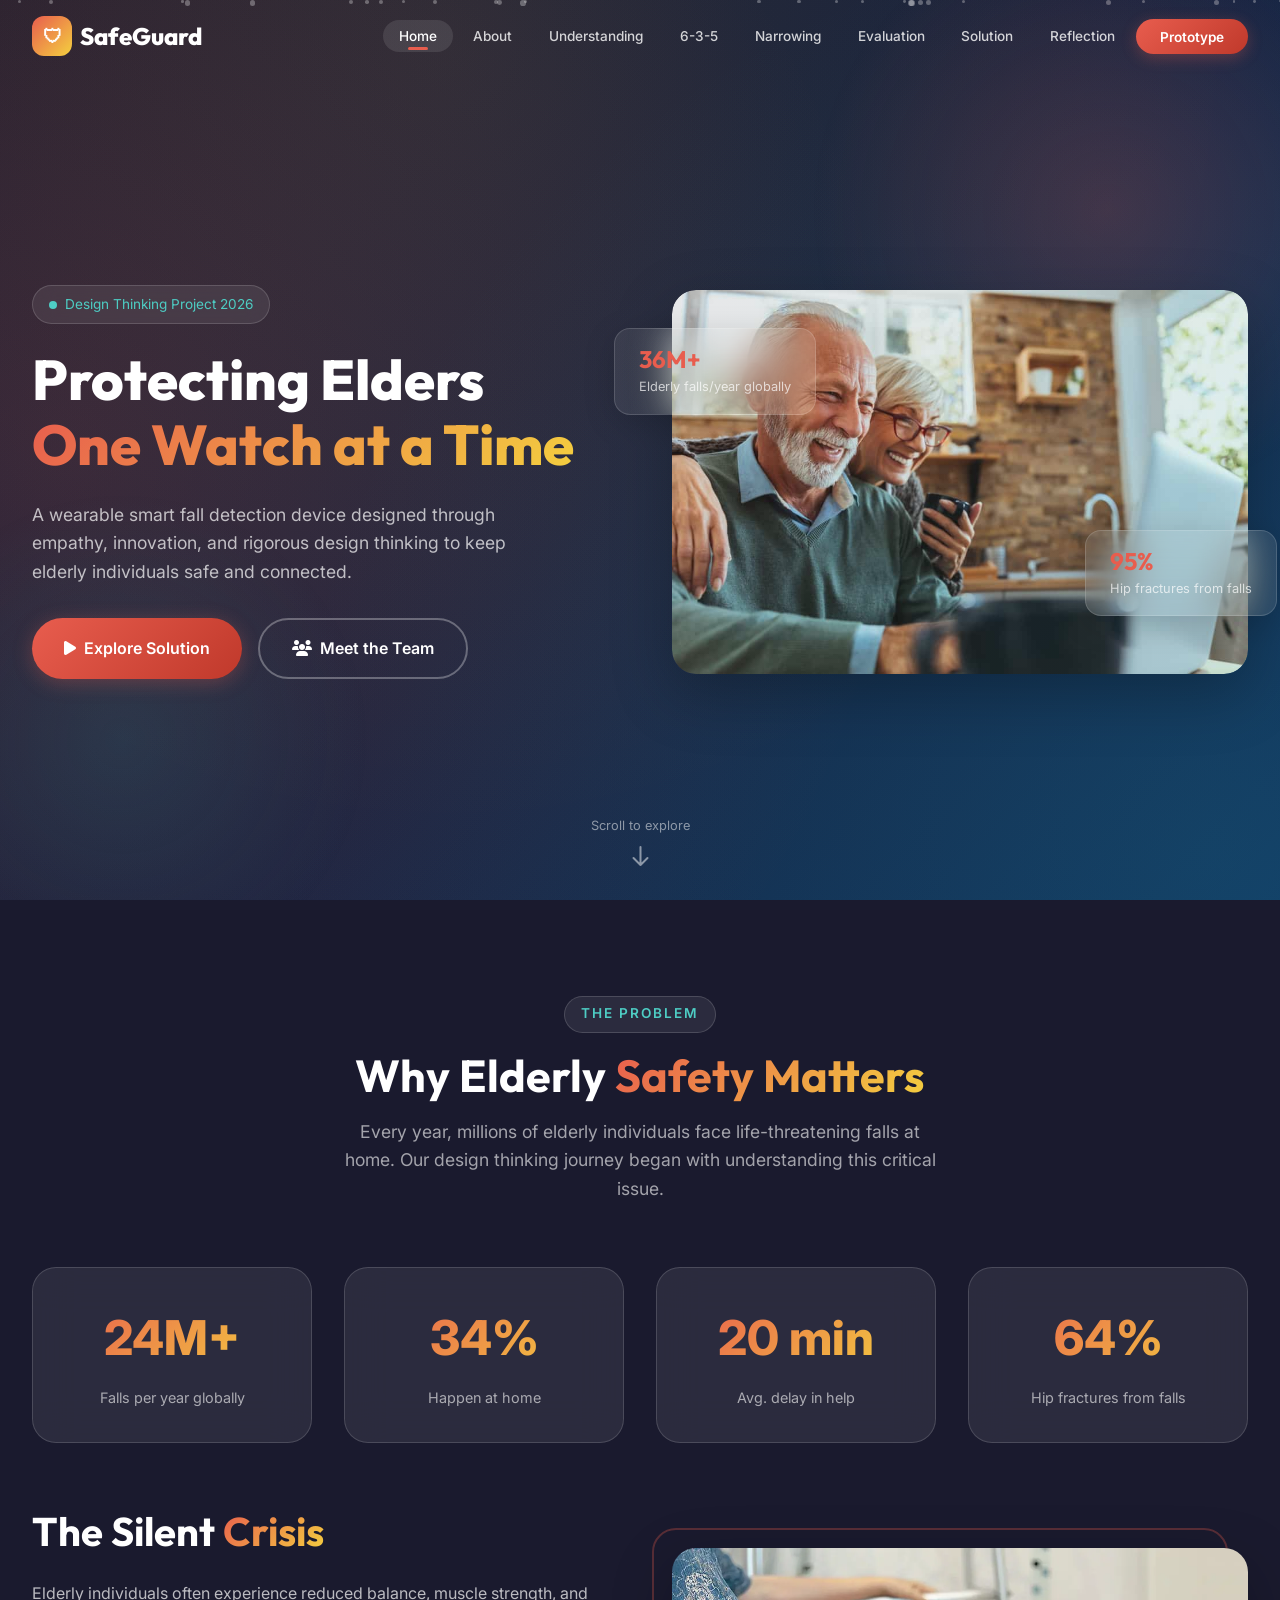
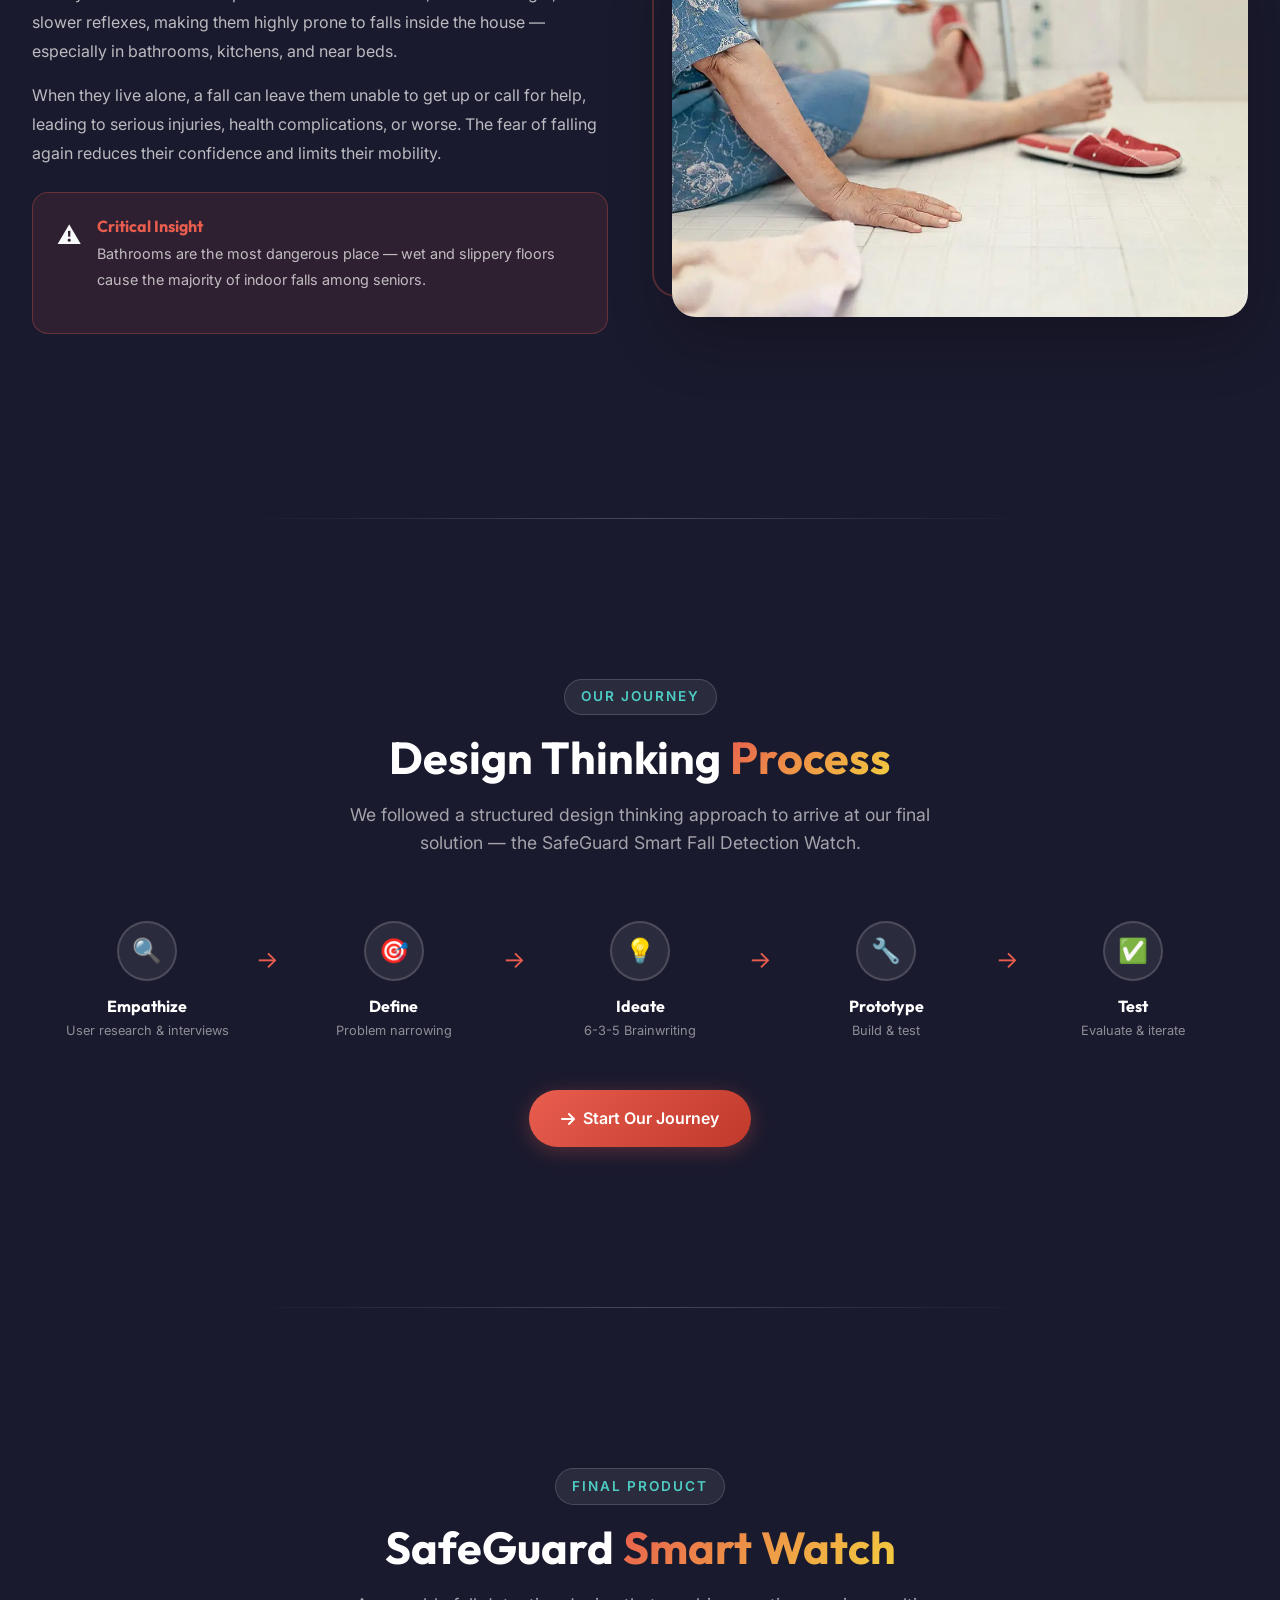
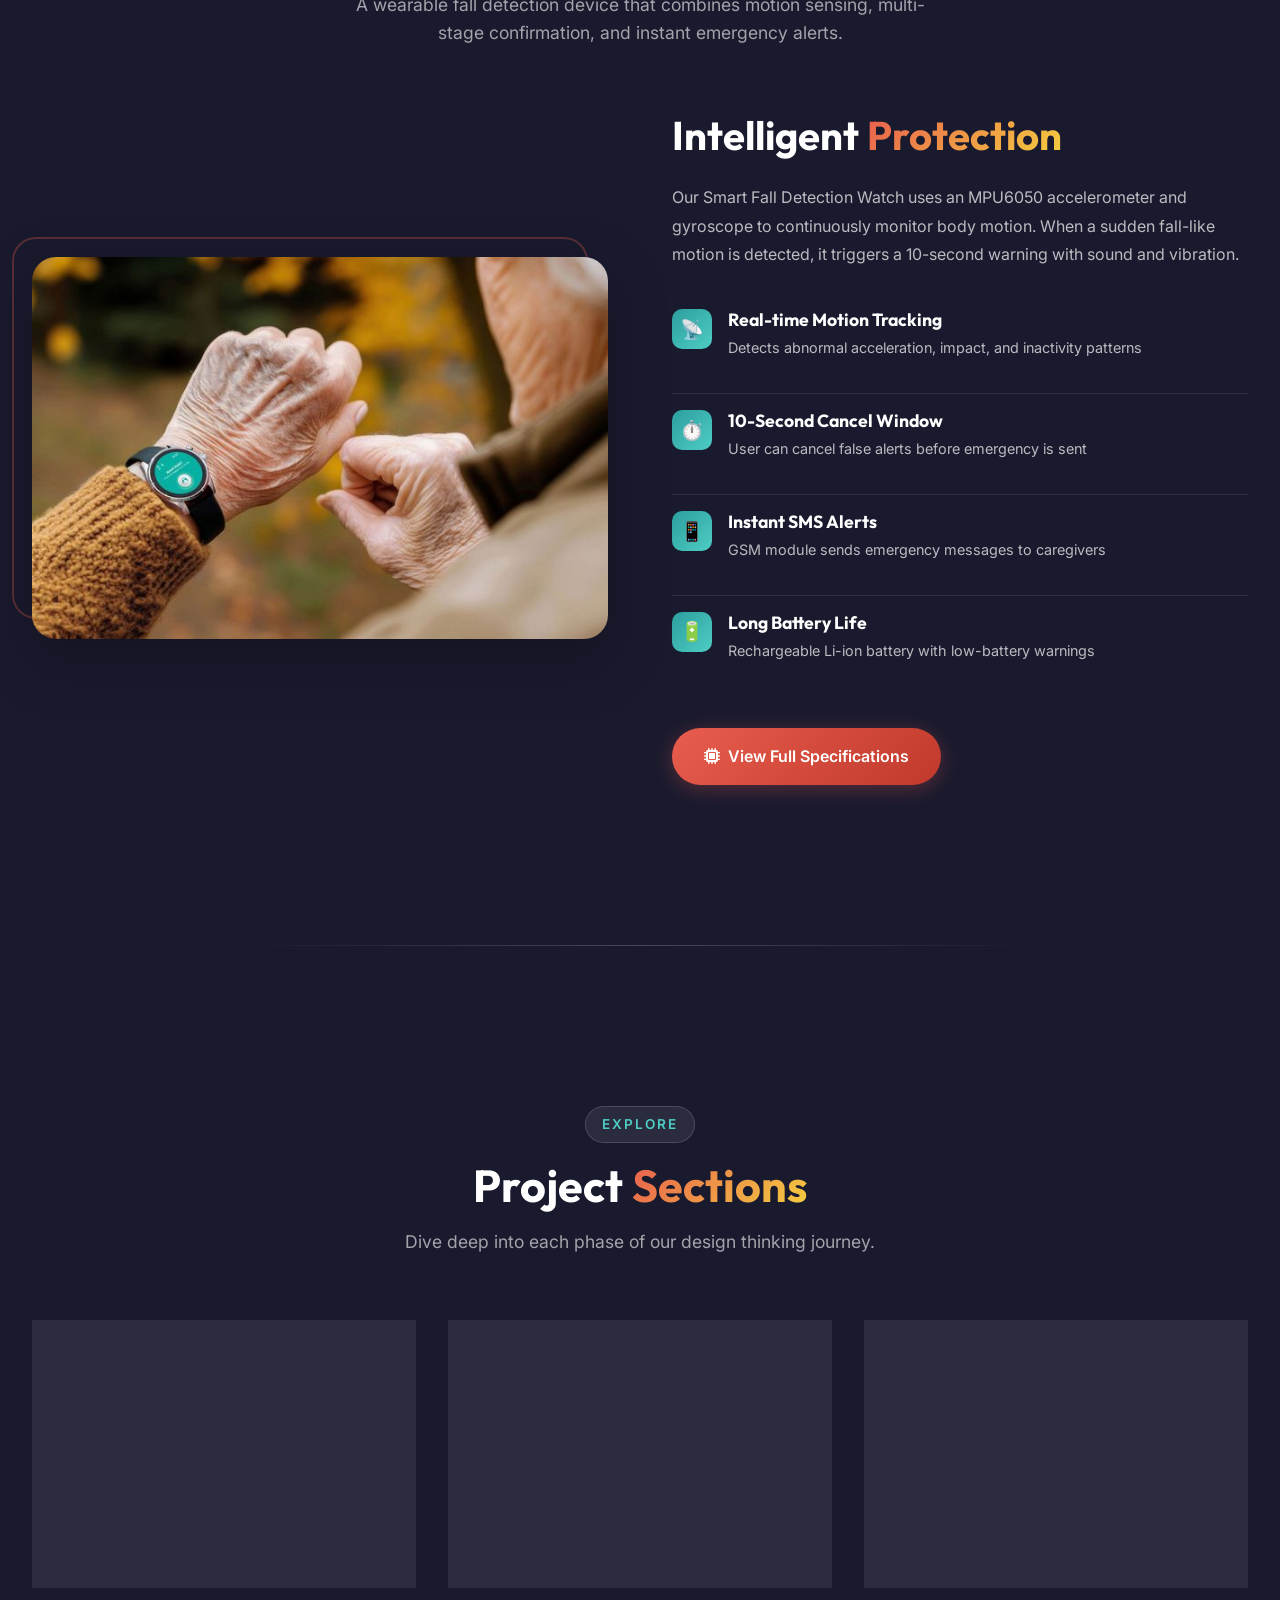
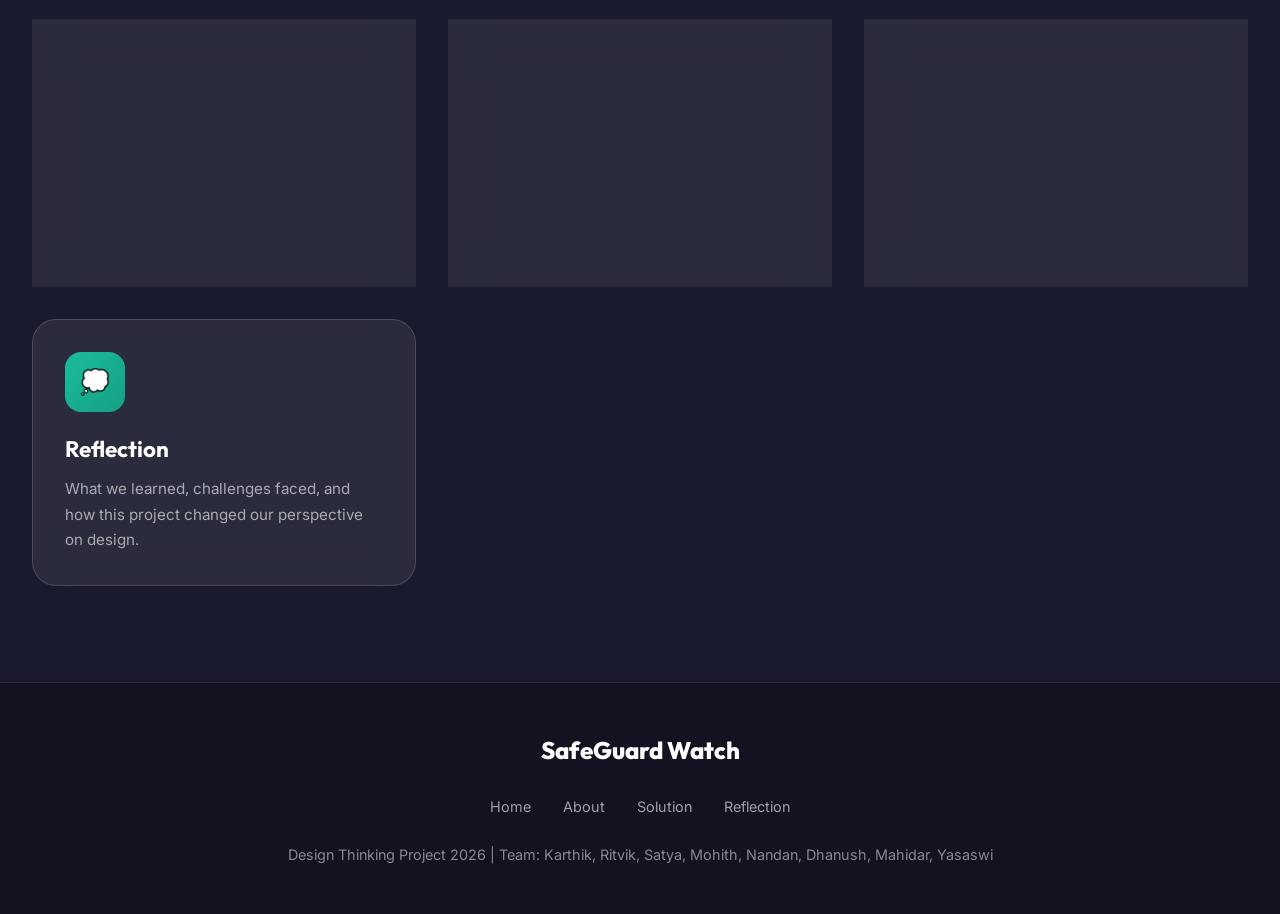
<file: index.html>
<!DOCTYPE html>
<html lang="en">
<head>
    <meta charset="UTF-8">
    <meta name="viewport" content="width=device-width, initial-scale=1.0">
    <title>SafeGuard Watch | Design Thinking Project 2026</title>
    <link rel="stylesheet" href="css/style.css">
    <link rel="stylesheet" href="https://cdnjs.cloudflare.com/ajax/libs/font-awesome/6.4.0/css/all.min.css">
</head>
<body>
    <div class="animated-bg"></div>
    <div class="particles"></div>

    <!-- Navigation -->
    <nav class="navbar">
        <div class="nav-container">
            <a href="index.html" class="logo">
                <div class="logo-icon">&#128737;</div>
                SafeGuard
            </a>
            <ul class="nav-links">
                <li><a href="index.html" class="active">Home</a></li>
                <li><a href="about.html">About</a></li>
                <li><a href="understanding.html">Understanding</a></li>
                <li><a href="method.html">6-3-5</a></li>
                <li><a href="narrowing.html">Narrowing</a></li>
                <li><a href="evaluation.html">Evaluation</a></li>
                <li><a href="solution.html">Solution</a></li>
                <li><a href="reflection.html">Reflection</a></li>
                <li><a href="solution.html#prototype" class="cta-btn">Prototype</a></li>
            </ul>
            <div class="mobile-toggle">
                <span></span><span></span><span></span>
            </div>
        </div>
    </nav>

    <!-- Hero Section -->
    <section class="hero">
        <div class="hero-container">
            <div class="hero-content">
                <div class="hero-badge">
                    <span></span>
                    Design Thinking Project 2026
                </div>
                <h1>Protecting Elders<br><span>One Watch at a Time</span></h1>
                <p>A wearable smart fall detection device designed through empathy, innovation, and rigorous design thinking to keep elderly individuals safe and connected.</p>
                <div class="hero-buttons">
                    <a href="solution.html" class="btn btn-primary">
                        <i class="fas fa-play"></i> Explore Solution
                    </a>
                    <a href="about.html" class="btn btn-outline">
                        <i class="fas fa-users"></i> Meet the Team
                    </a>
                </div>
            </div>
            <div class="hero-visual">
                <div class="hero-image-wrapper">
                    <img src="images/7_Aging_in_Place_How_Technology_Can.png" alt="Happy elderly couple using technology safely at home">
                </div>
                <div class="floating-card card-1">
                    <h4>36M+</h4>
                    <p>Elderly falls/year globally</p>
                </div>
                <div class="floating-card card-2">
                    <h4>95%</h4>
                    <p>Hip fractures from falls</p>
                </div>
            </div>
        </div>
        <div class="scroll-indicator">
            <span>Scroll to explore</span>
            <svg xmlns="http://www.w3.org/2000/svg" fill="none" viewBox="0 0 24 24" stroke="currentColor">
                <path stroke-linecap="round" stroke-linejoin="round" stroke-width="2" d="M19 14l-7 7m0 0l-7-7m7 7V3" />
            </svg>
        </div>
    </section>

    <!-- Problem Overview Section -->
    <section class="section">
        <div class="section-header reveal">
            <div class="section-label">The Problem</div>
            <h2 class="section-title">Why Elderly <span>Safety Matters</span></h2>
            <p class="section-desc">Every year, millions of elderly individuals face life-threatening falls at home. Our design thinking journey began with understanding this critical issue.</p>
        </div>

        <div class="stats-grid reveal">
            <div class="stat-item">
                <span class="stat-number" data-count="36" data-suffix="M+">0</span>
                <span class="stat-label">Falls per year globally</span>
            </div>
            <div class="stat-item">
                <span class="stat-number" data-count="50" data-suffix="%">0</span>
                <span class="stat-label">Happen at home</span>
            </div>
            <div class="stat-item">
                <span class="stat-number" data-count="30" data-suffix=" min">0</span>
                <span class="stat-label">Avg. delay in help</span>
            </div>
            <div class="stat-item">
                <span class="stat-number" data-count="95" data-suffix="%">0</span>
                <span class="stat-label">Hip fractures from falls</span>
            </div>
        </div>

        <div class="two-col reveal" style="margin-top: 4rem;">
            <div class="col-content">
                <h2>The Silent <span>Crisis</span></h2>
                <p>Elderly individuals often experience reduced balance, muscle strength, and slower reflexes, making them highly prone to falls inside the house — especially in bathrooms, kitchens, and near beds.</p>
                <p>When they live alone, a fall can leave them unable to get up or call for help, leading to serious injuries, health complications, or worse. The fear of falling again reduces their confidence and limits their mobility.</p>
                <div class="alert-box">
                    <div class="alert-icon">&#9888;&#65039;</div>
                    <div>
                        <h4>Critical Insight</h4>
                        <p>Bathrooms are the most dangerous place — wet and slippery floors cause the majority of indoor falls among seniors.</p>
                    </div>
                </div>
            </div>
            <div class="col-image">
                <img src="images/8_Bathroom_Safety_for_Seniors_VNS_Health.png" alt="Elderly woman in bathroom showing fall risk area">
            </div>
        </div>
    </section>

    <div class="section-divider"></div>

    <!-- Design Thinking Process Preview -->
    <section class="section">
        <div class="section-header reveal">
            <div class="section-label">Our Journey</div>
            <h2 class="section-title">Design Thinking <span>Process</span></h2>
            <p class="section-desc">We followed a structured design thinking approach to arrive at our final solution — the SafeGuard Smart Fall Detection Watch.</p>
        </div>

        <div class="process-flow reveal">
            <div class="process-step">
                <div class="step-icon">&#128269;</div>
                <h4>Empathize</h4>
                <p>User research & interviews</p>
            </div>
            <div class="process-step">
                <div class="step-icon">&#127919;</div>
                <h4>Define</h4>
                <p>Problem narrowing</p>
            </div>
            <div class="process-step">
                <div class="step-icon">&#128161;</div>
                <h4>Ideate</h4>
                <p>6-3-5 Brainwriting</p>
            </div>
            <div class="process-step">
                <div class="step-icon">&#128295;</div>
                <h4>Prototype</h4>
                <p>Build & test</p>
            </div>
            <div class="process-step">
                <div class="step-icon">&#9989;</div>
                <h4>Test</h4>
                <p>Evaluate & iterate</p>
            </div>
        </div>

        <div style="text-align: center; margin-top: 3rem;">
            <a href="understanding.html" class="btn btn-primary">
                <i class="fas fa-arrow-right"></i> Start Our Journey
            </a>
        </div>
    </section>

    <div class="section-divider"></div>

    <!-- Solution Preview -->
    <section class="section">
        <div class="section-header reveal">
            <div class="section-label">Final Product</div>
            <h2 class="section-title">SafeGuard <span>Smart Watch</span></h2>
            <p class="section-desc">A wearable fall detection device that combines motion sensing, multi-stage confirmation, and instant emergency alerts.</p>
        </div>

        <div class="two-col reveal">
            <div class="col-image">
                <img src="images/1_Smartwatches_with_Fall_Detection.png" alt="Smart fall detection watch on elderly wrist">
            </div>
            <div class="col-content">
                <h2>Intelligent <span>Protection</span></h2>
                <p>Our Smart Fall Detection Watch uses an MPU6050 accelerometer and gyroscope to continuously monitor body motion. When a sudden fall-like motion is detected, it triggers a 10-second warning with sound and vibration.</p>
                <ul class="feature-list" style="margin-top: 1.5rem;">
                    <li>
                        <div class="feature-icon">&#128225;</div>
                        <div class="feature-text">
                            <h4>Real-time Motion Tracking</h4>
                            <p>Detects abnormal acceleration, impact, and inactivity patterns</p>
                        </div>
                    </li>
                    <li>
                        <div class="feature-icon">&#9201;&#65039;</div>
                        <div class="feature-text">
                            <h4>10-Second Cancel Window</h4>
                            <p>User can cancel false alerts before emergency is sent</p>
                        </div>
                    </li>
                    <li>
                        <div class="feature-icon">&#128241;</div>
                        <div class="feature-text">
                            <h4>Instant SMS Alerts</h4>
                            <p>GSM module sends emergency messages to caregivers</p>
                        </div>
                    </li>
                    <li>
                        <div class="feature-icon">&#128267;</div>
                        <div class="feature-text">
                            <h4>Long Battery Life</h4>
                            <p>Rechargeable Li-ion battery with low-battery warnings</p>
                        </div>
                    </li>
                </ul>
                <div style="margin-top: 2rem;">
                    <a href="solution.html" class="btn btn-primary">
                        <i class="fas fa-microchip"></i> View Full Specifications
                    </a>
                </div>
            </div>
        </div>
    </section>

    <div class="section-divider"></div>

    <!-- Quick Links to All Sections -->
    <section class="section">
        <div class="section-header reveal">
            <div class="section-label">Explore</div>
            <h2 class="section-title">Project <span>Sections</span></h2>
            <p class="section-desc">Dive deep into each phase of our design thinking journey.</p>
        </div>

        <div class="card-grid reveal">
            <a href="about.html" class="card" style="text-decoration: none;">
                <div class="card-icon">&#128101;</div>
                <h3>About Us</h3>
                <p>Meet our team and understand our mission to protect elderly individuals through innovative design.</p>
            </a>
            <a href="understanding.html" class="card" style="text-decoration: none;">
                <div class="card-icon" style="background: linear-gradient(135deg, #9B59B6, #8E44AD);">&#129504;</div>
                <h3>User Understanding</h3>
                <p>Empathy maps, user research, and the critical insights that shaped our problem definition.</p>
            </a>
            <a href="narrowing.html" class="card" style="text-decoration: none;">
                <div class="card-icon" style="background: linear-gradient(135deg, #E67E22, #D35400);">&#128295;</div>
                <h3>Narrowing Down</h3>
                <p>How we went from broad problems to one focused challenge and explored multiple solutions.</p>
            </a>
            <a href="method.html" class="card" style="text-decoration: none;">
                <div class="card-icon" style="background: linear-gradient(135deg, var(--secondary), var(--secondary-light));">&#128221;</div>
                <h3>6-3-5 Method</h3>
                <p>Discover how we used structured brainwriting to generate 108 ideas in just 30 minutes.</p>
            </a>
            <a href="evaluation.html" class="card" style="text-decoration: none;">
                <div class="card-icon" style="background: linear-gradient(135deg, var(--accent), #F39C12);">&#128202;</div>
                <h3>Evaluation</h3>
                <p>See how we narrowed down from multiple concepts to the final wearable watch solution.</p>
            </a>
            <a href="solution.html" class="card" style="text-decoration: none;">
                <div class="card-icon" style="background: linear-gradient(135deg, #E74C3C, #C0392B);">&#8986;</div>
                <h3>Solution Framing</h3>
                <p>Complete technical details, working principle, components, and prototype of the SafeGuard Watch.</p>
            </a>
            <a href="reflection.html" class="card" style="text-decoration: none;">
                <div class="card-icon" style="background: linear-gradient(135deg, #1ABC9C, #16A085);">&#128173;</div>
                <h3>Reflection</h3>
                <p>What we learned, challenges faced, and how this project changed our perspective on design.</p>
            </a>
        </div>
    </section>

    <!-- Footer -->
    <footer class="footer">
        <div class="footer-content">
            <div class="footer-logo">SafeGuard Watch</div>
            <ul class="footer-links">
                <li><a href="index.html">Home</a></li>
                <li><a href="about.html">About</a></li>
                <li><a href="solution.html">Solution</a></li>
                <li><a href="reflection.html">Reflection</a></li>
            </ul>
            <p>Design Thinking Project 2026 | Team: Karthik, Ritvik, Satya, Mohith, Nandan, Dhanush, Mahidar, Yasaswi</p>
        </div>
    </footer>

    <script src="js/main.js"></script>
</body>
</html>
</file>
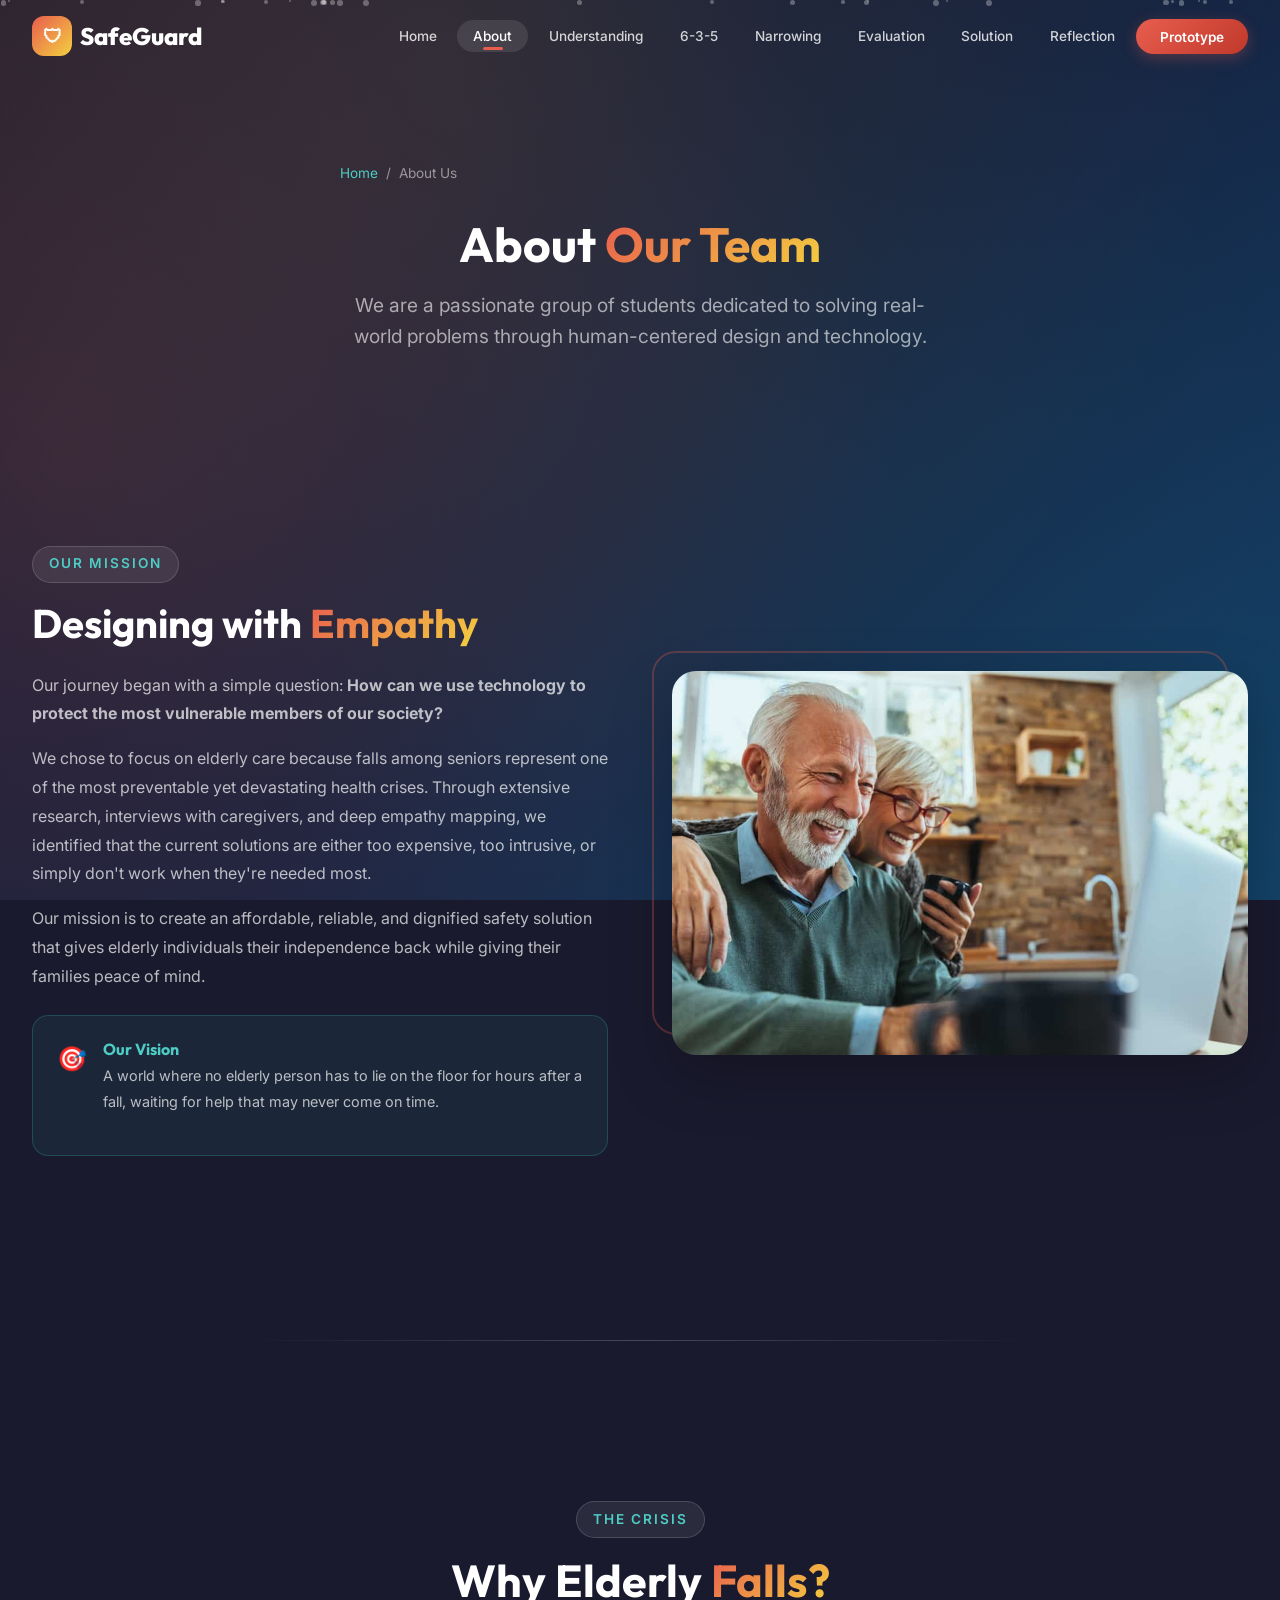
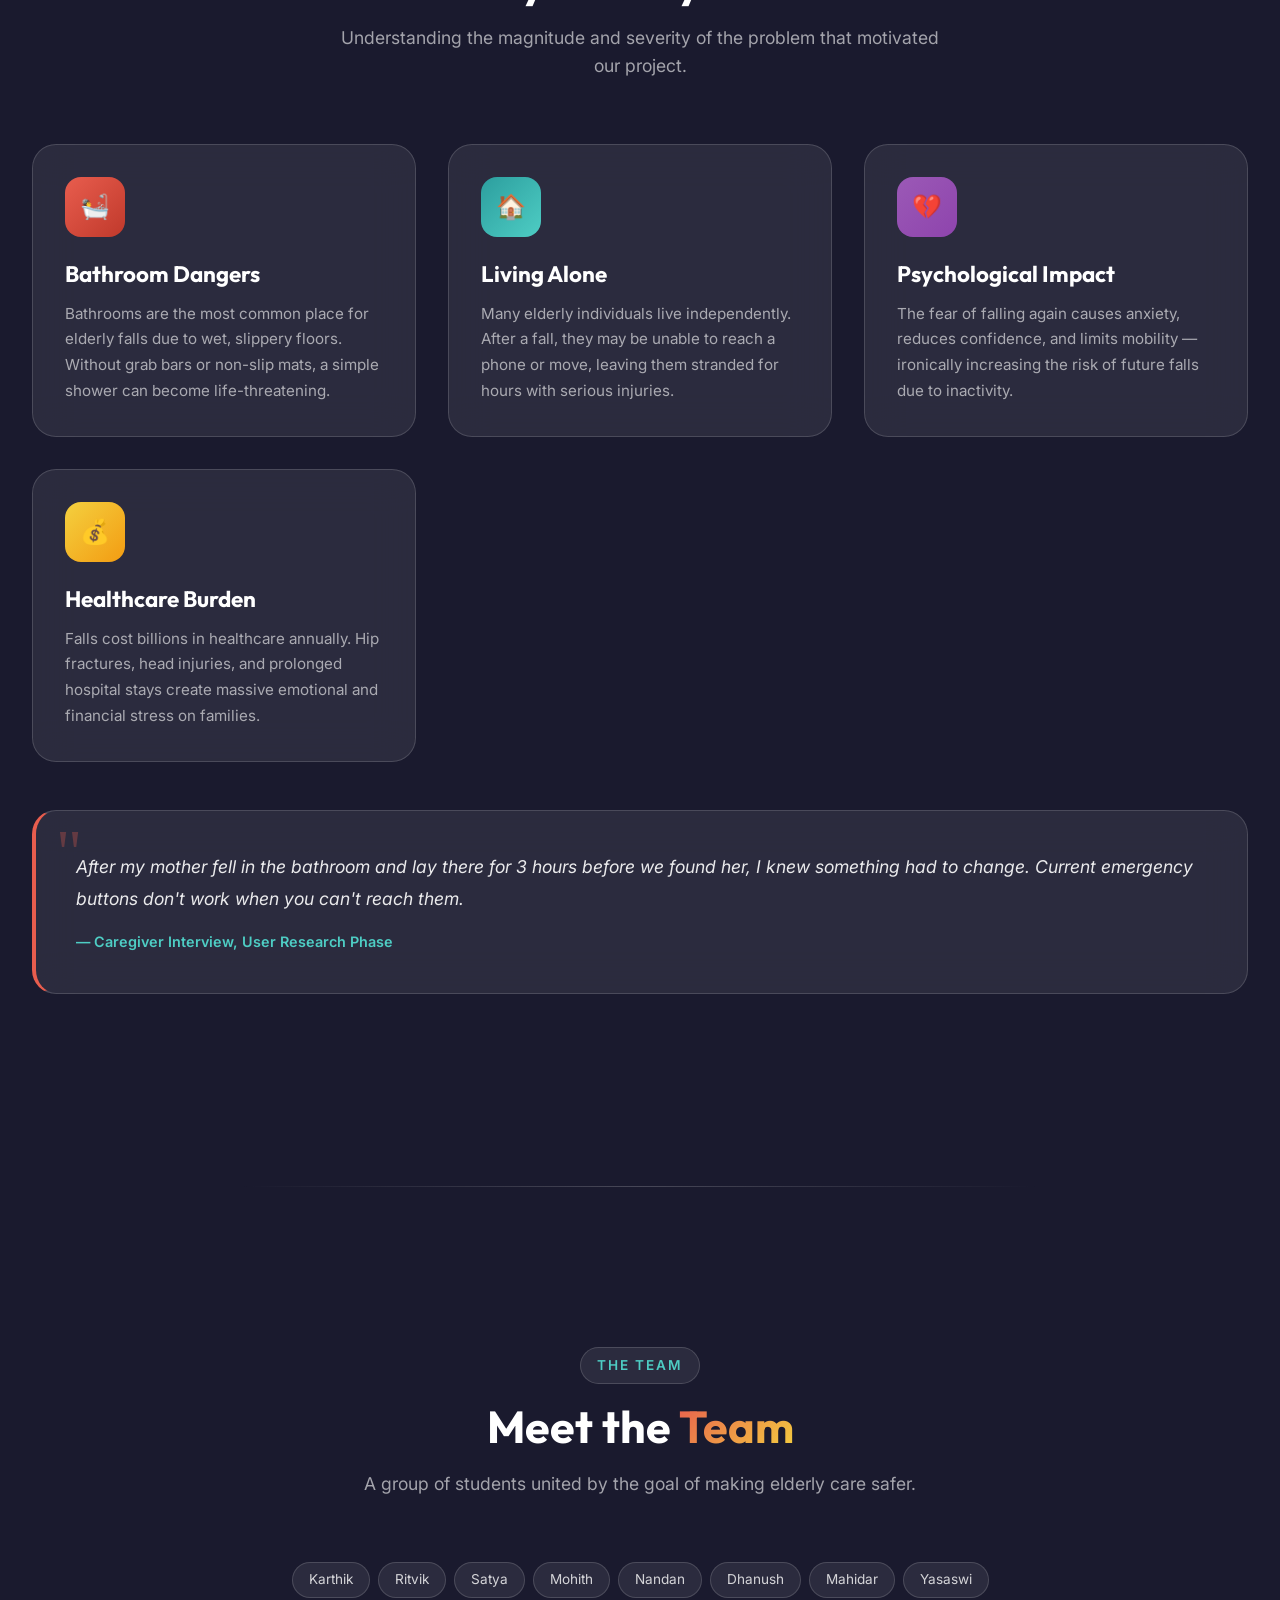
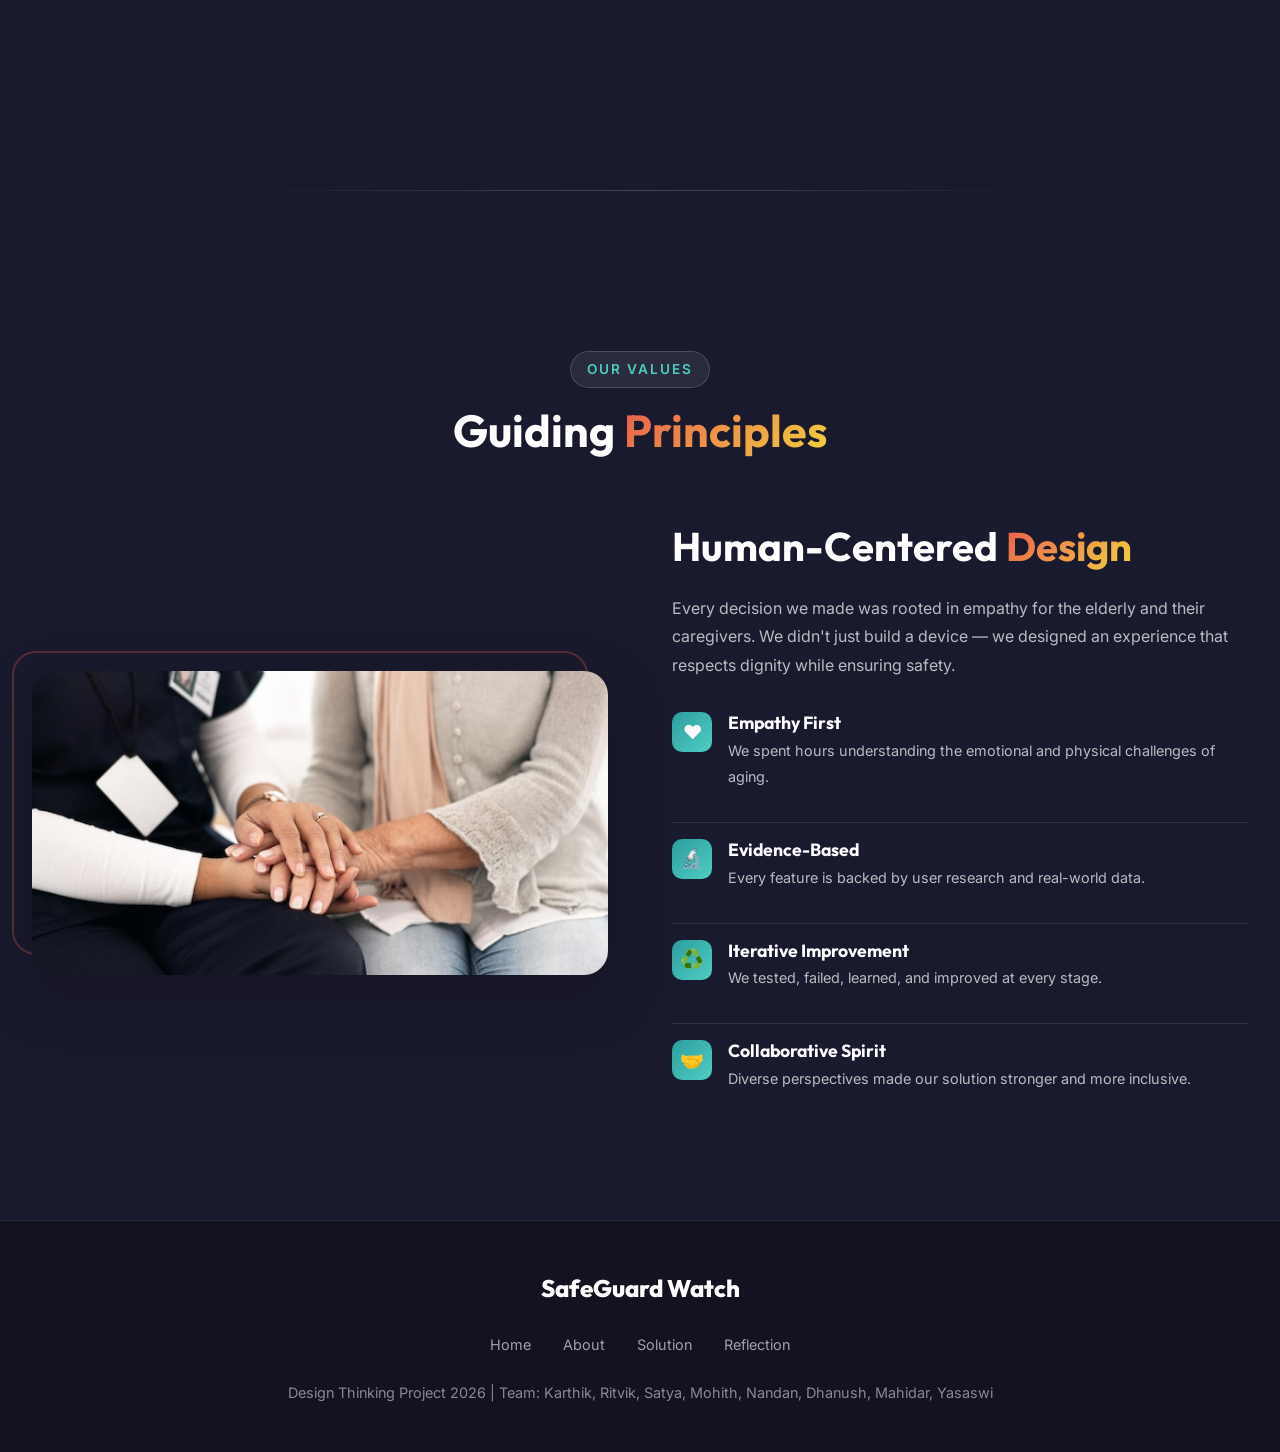
<file: about.html>
<!DOCTYPE html>
<html lang="en">
<head>
    <meta charset="UTF-8">
    <meta name="viewport" content="width=device-width, initial-scale=1.0">
    <title>About Us | SafeGuard Watch - Design Thinking Project</title>
    <link rel="stylesheet" href="css/style.css">
    <link rel="stylesheet" href="https://cdnjs.cloudflare.com/ajax/libs/font-awesome/6.4.0/css/all.min.css">
</head>
<body>
    <div class="animated-bg"></div>
    <div class="particles"></div>

    <!-- Navigation -->
    <nav class="navbar">
        <div class="nav-container">
            <a href="index.html" class="logo">
                <div class="logo-icon">&#128737;</div>
                SafeGuard
            </a>
            <ul class="nav-links">
                <li><a href="index.html">Home</a></li>
                <li><a href="about.html" class="active">About</a></li>
                <li><a href="understanding.html">Understanding</a></li>
                <li><a href="method.html">6-3-5</a></li>
                <li><a href="narrowing.html">Narrowing</a></li>
                <li><a href="evaluation.html">Evaluation</a></li>
                <li><a href="solution.html">Solution</a></li>
                <li><a href="reflection.html">Reflection</a></li>
                <li><a href="solution.html#prototype" class="cta-btn">Prototype</a></li>
            </ul>
            <div class="mobile-toggle">
                <span></span><span></span><span></span>
            </div>
        </div>
    </nav>

    <!-- Page Hero -->
    <section class="page-hero">
        <div>
            <div class="breadcrumb">
                <a href="index.html">Home</a>
                <span>/</span>
                <span>About Us</span>
            </div>
            <h1>About <span>Our Team</span></h1>
            <p>We are a passionate group of students dedicated to solving real-world problems through human-centered design and technology.</p>
        </div>
    </section>

    <!-- Mission Section -->
    <section class="section">
        <div class="two-col reveal">
            <div class="col-content">
                <div class="section-label">Our Mission</div>
                <h2>Designing with <span>Empathy</span></h2>
                <p>Our journey began with a simple question: <strong>How can we use technology to protect the most vulnerable members of our society?</strong></p>
                <p>We chose to focus on elderly care because falls among seniors represent one of the most preventable yet devastating health crises. Through extensive research, interviews with caregivers, and deep empathy mapping, we identified that the current solutions are either too expensive, too intrusive, or simply don't work when they're needed most.</p>
                <p>Our mission is to create an affordable, reliable, and dignified safety solution that gives elderly individuals their independence back while giving their families peace of mind.</p>
                <div class="success-box">
                    <div class="success-icon">&#127919;</div>
                    <div>
                        <h4>Our Vision</h4>
                        <p>A world where no elderly person has to lie on the floor for hours after a fall, waiting for help that may never come on time.</p>
                    </div>
                </div>
            </div>
            <div class="col-image">
                <img src="images/7_Aging_in_Place_How_Technology_Can.png" alt="Happy elderly couple safe at home with technology">
            </div>
        </div>
    </section>

    <div class="section-divider"></div>

    <!-- Why This Problem Section -->
    <section class="section">
        <div class="section-header reveal">
            <div class="section-label">The Crisis</div>
            <h2 class="section-title">Why Elderly <span>Falls?</span></h2>
            <p class="section-desc">Understanding the magnitude and severity of the problem that motivated our project.</p>
        </div>

        <div class="card-grid reveal">
            <div class="card">
                <div class="card-icon">&#128704;</div>
                <h3>Bathroom Dangers</h3>
                <p>Bathrooms are the most common place for elderly falls due to wet, slippery floors. Without grab bars or non-slip mats, a simple shower can become life-threatening.</p>
            </div>
            <div class="card">
                <div class="card-icon" style="background: linear-gradient(135deg, var(--secondary), var(--secondary-light));">&#127968;</div>
                <h3>Living Alone</h3>
                <p>Many elderly individuals live independently. After a fall, they may be unable to reach a phone or move, leaving them stranded for hours with serious injuries.</p>
            </div>
            <div class="card">
                <div class="card-icon" style="background: linear-gradient(135deg, #9B59B6, #8E44AD);">&#128148;</div>
                <h3>Psychological Impact</h3>
                <p>The fear of falling again causes anxiety, reduces confidence, and limits mobility — ironically increasing the risk of future falls due to inactivity.</p>
            </div>
            <div class="card">
                <div class="card-icon" style="background: linear-gradient(135deg, var(--accent), #F39C12);">&#128176;</div>
                <h3>Healthcare Burden</h3>
                <p>Falls cost billions in healthcare annually. Hip fractures, head injuries, and prolonged hospital stays create massive emotional and financial stress on families.</p>
            </div>
        </div>

        <div class="quote-block reveal" style="margin-top: 3rem;">
            <p>After my mother fell in the bathroom and lay there for 3 hours before we found her, I knew something had to change. Current emergency buttons don't work when you can't reach them.</p>
            <cite>— Caregiver Interview, User Research Phase</cite>
        </div>
    </section>

    <div class="section-divider"></div>

    <!-- Team Section - SIMPLIFIED -->
    <section class="section">
        <div class="section-header reveal">
            <div class="section-label">The Team</div>
            <h2 class="section-title">Meet the <span>Team</span></h2>
            <p class="section-desc">A group of students united by the goal of making elderly care safer.</p>
        </div>

        <div class="team-names reveal" style="max-width: 700px; margin: 2rem auto;">
            <span class="team-name-tag">Karthik</span>
            <span class="team-name-tag">Ritvik</span>
            <span class="team-name-tag">Satya</span>
            <span class="team-name-tag">Mohith</span>
            <span class="team-name-tag">Nandan</span>
            <span class="team-name-tag">Dhanush</span>
            <span class="team-name-tag">Mahidar</span>
            <span class="team-name-tag">Yasaswi</span>
        </div>
    </section>

    <div class="section-divider"></div>

    <!-- Values Section -->
    <section class="section">
        <div class="section-header reveal">
            <div class="section-label">Our Values</div>
            <h2 class="section-title">Guiding <span>Principles</span></h2>
        </div>

        <div class="two-col reveal">
            <div class="col-image">
                <img src="images/caregiver-empathy.jpg" alt="Caregiver gently holding hands with elderly person showing empathy and support">
            </div>
            <div class="col-content">
                <h2>Human-Centered <span>Design</span></h2>
                <p>Every decision we made was rooted in empathy for the elderly and their caregivers. We didn't just build a device — we designed an experience that respects dignity while ensuring safety.</p>
                <ul class="feature-list">
                    <li>
                        <div class="feature-icon">&#10084;&#65039;</div>
                        <div class="feature-text">
                            <h4>Empathy First</h4>
                            <p>We spent hours understanding the emotional and physical challenges of aging.</p>
                        </div>
                    </li>
                    <li>
                        <div class="feature-icon">&#128300;</div>
                        <div class="feature-text">
                            <h4>Evidence-Based</h4>
                            <p>Every feature is backed by user research and real-world data.</p>
                        </div>
                    </li>
                    <li>
                        <div class="feature-icon">&#9851;&#65039;</div>
                        <div class="feature-text">
                            <h4>Iterative Improvement</h4>
                            <p>We tested, failed, learned, and improved at every stage.</p>
                        </div>
                    </li>
                    <li>
                        <div class="feature-icon">&#129309;</div>
                        <div class="feature-text">
                            <h4>Collaborative Spirit</h4>
                            <p>Diverse perspectives made our solution stronger and more inclusive.</p>
                        </div>
                    </li>
                </ul>
            </div>
        </div>
    </section>

    <!-- Footer -->
    <footer class="footer">
        <div class="footer-content">
            <div class="footer-logo">SafeGuard Watch</div>
            <ul class="footer-links">
                <li><a href="index.html">Home</a></li>
                <li><a href="about.html">About</a></li>
                <li><a href="solution.html">Solution</a></li>
                <li><a href="reflection.html">Reflection</a></li>
            </ul>
            <p>Design Thinking Project 2026 | Team: Karthik, Ritvik, Satya, Mohith, Nandan, Dhanush, Mahidar, Yasaswi</p>
        </div>
    </footer>

    <script src="js/main.js"></script>
</body>
</html>
</file>
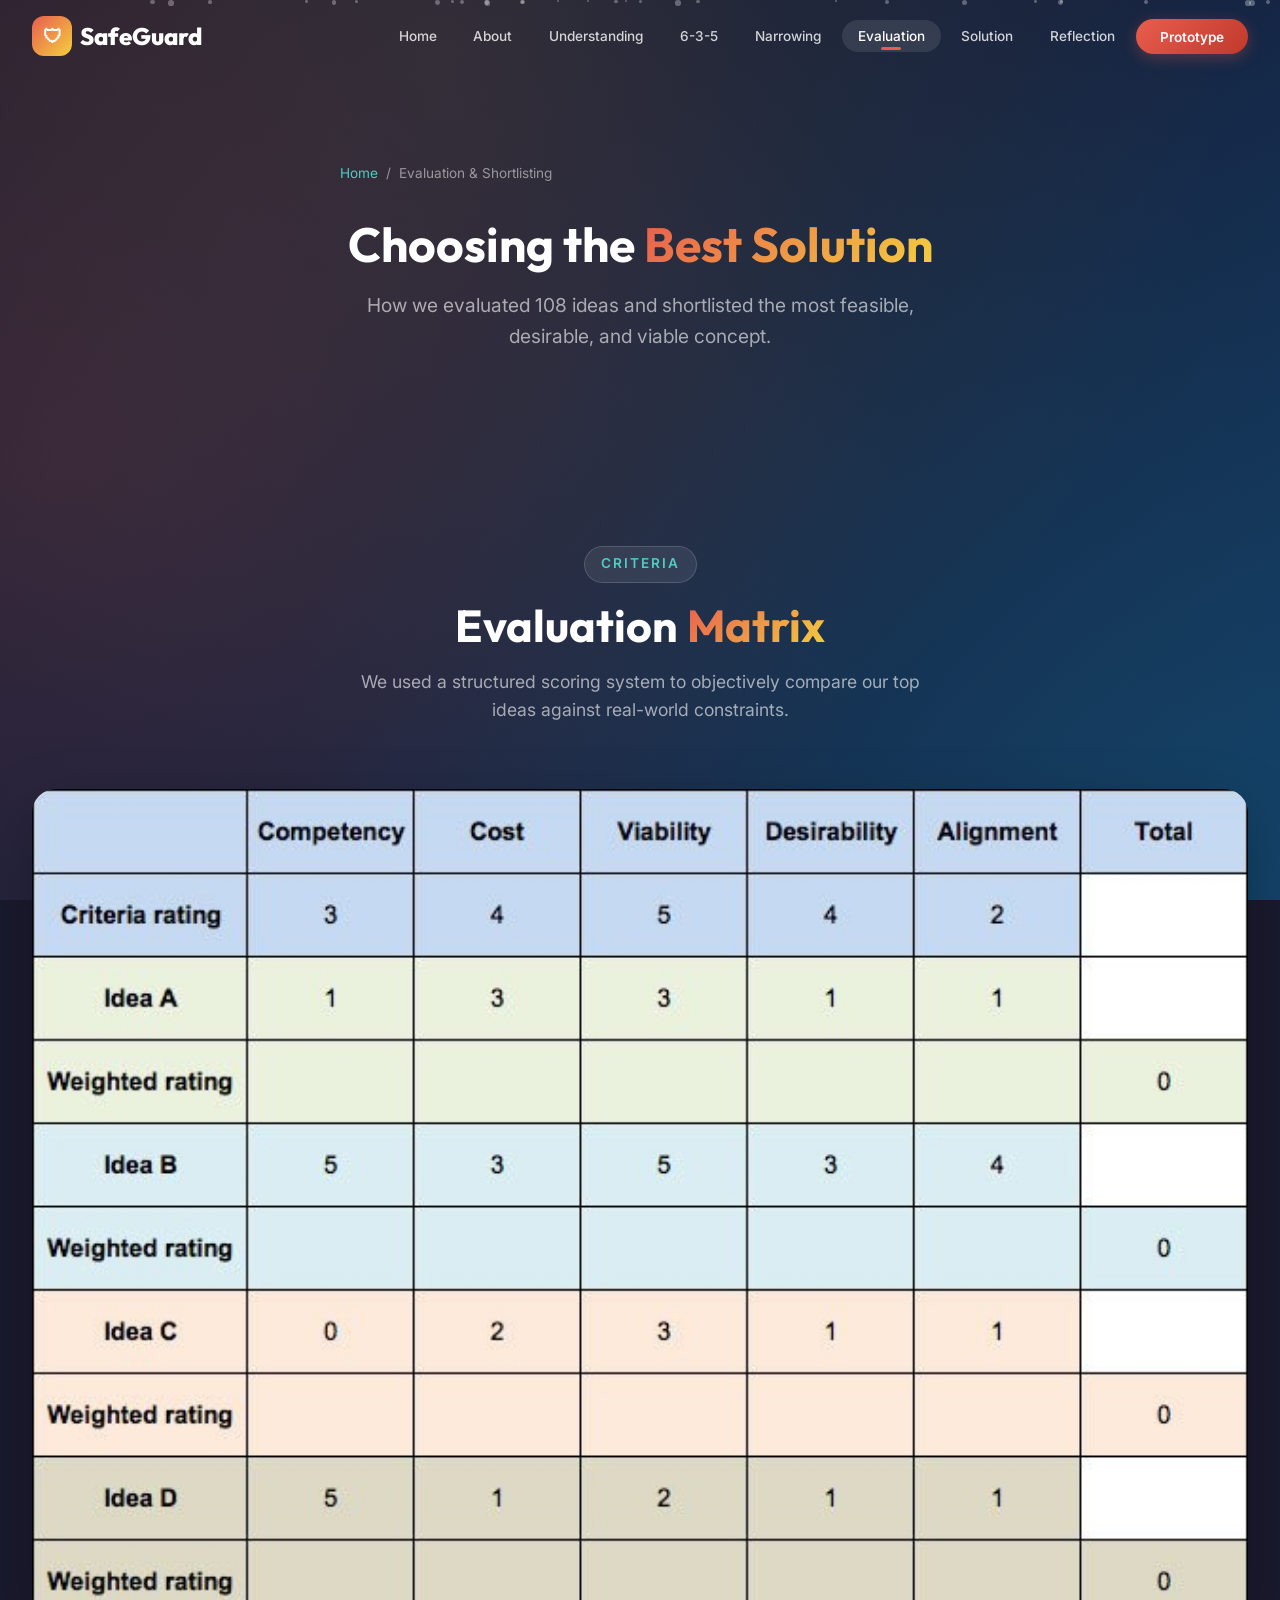
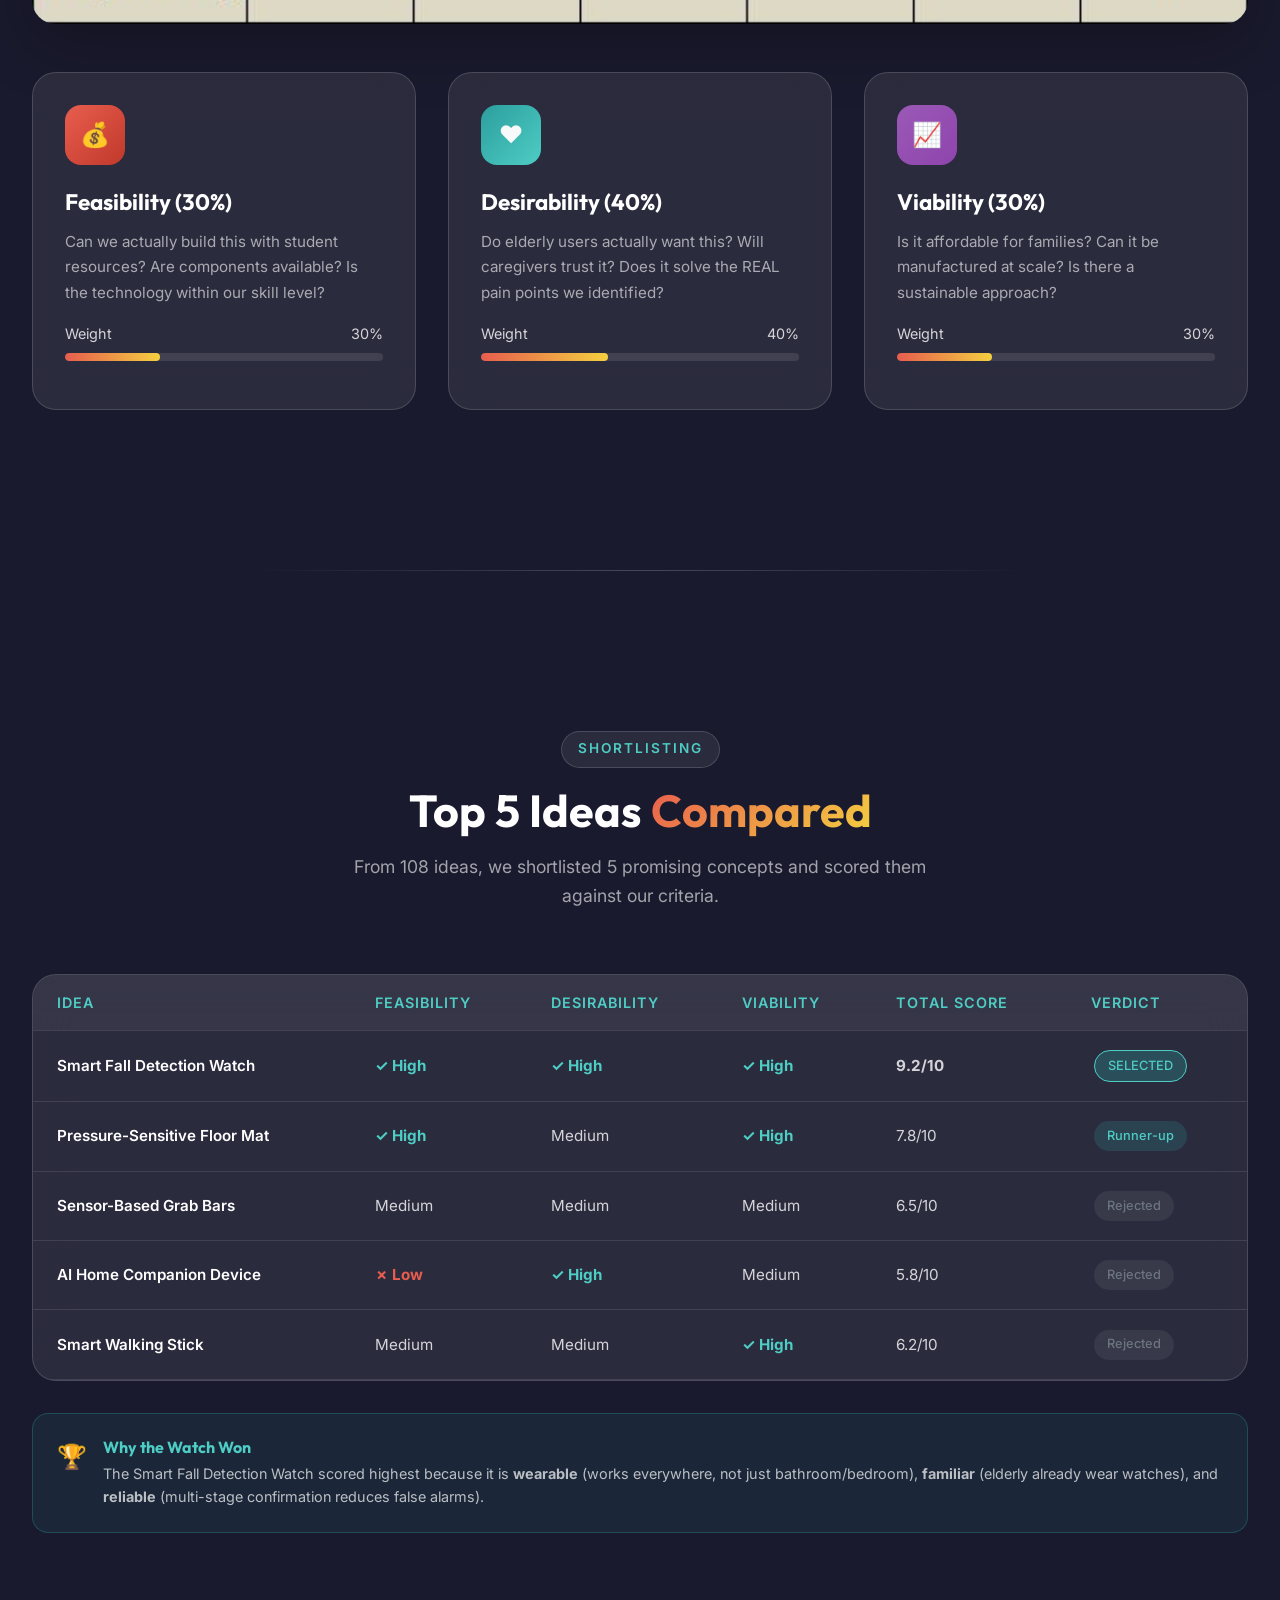
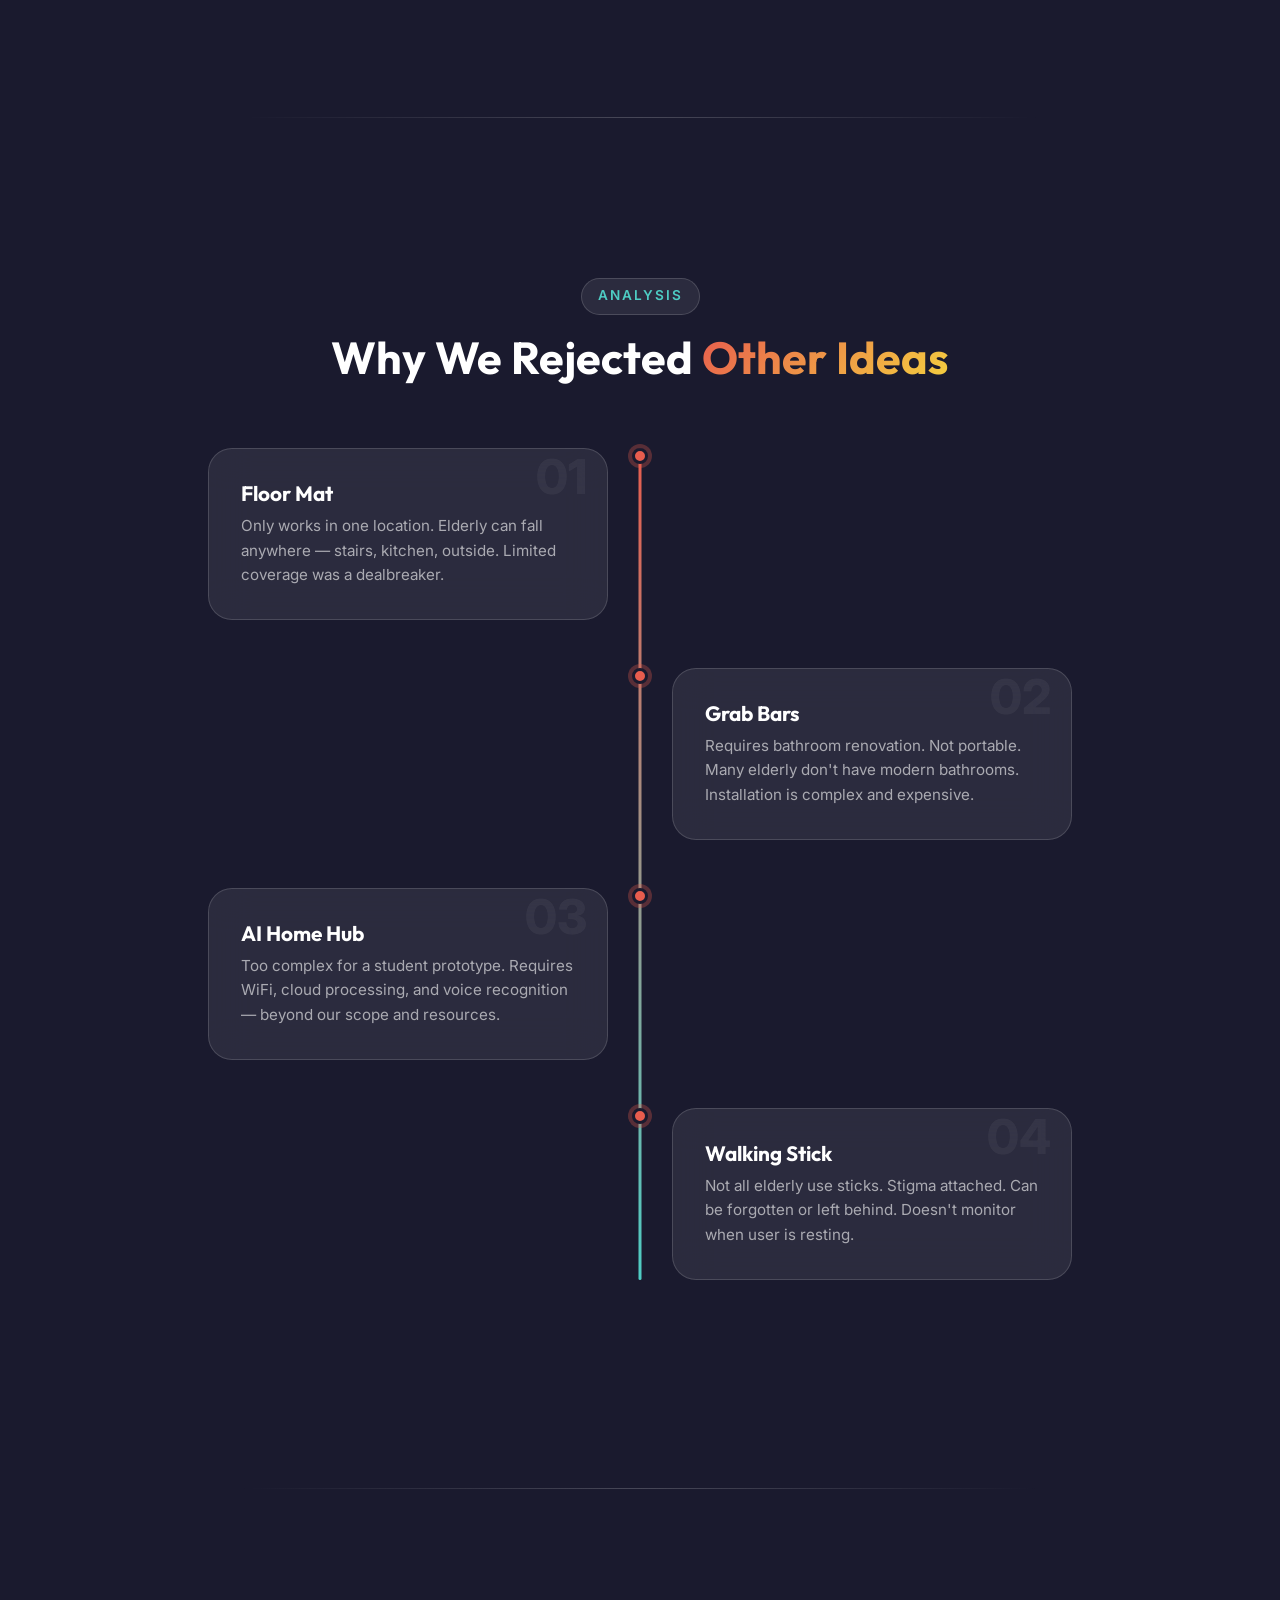
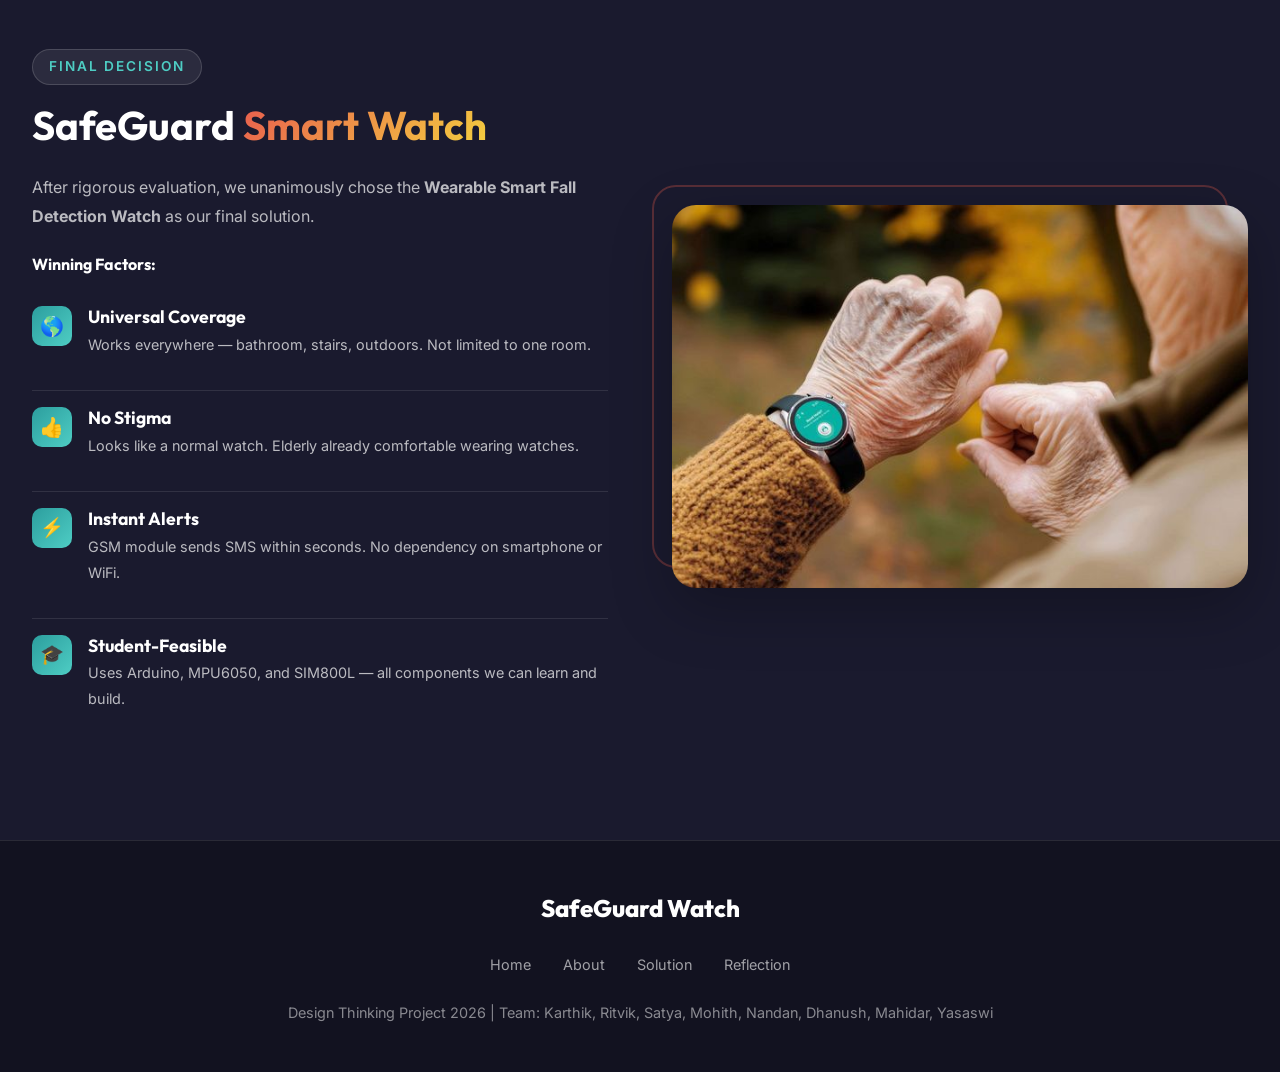
<file: evaluation.html>
<!DOCTYPE html>
<html lang="en">
<head>
    <meta charset="UTF-8">
    <meta name="viewport" content="width=device-width, initial-scale=1.0">
    <title>Evaluation & Shortlisting | SafeGuard Watch - Design Thinking Project</title>
    <link rel="stylesheet" href="css/style.css">
    <link rel="stylesheet" href="https://cdnjs.cloudflare.com/ajax/libs/font-awesome/6.4.0/css/all.min.css">
</head>
<body>
    <div class="animated-bg"></div>
    <div class="particles"></div>

    <!-- Navigation -->
    <nav class="navbar">
        <div class="nav-container">
            <a href="index.html" class="logo">
                <div class="logo-icon">&#128737;</div>
                SafeGuard
            </a>
            <ul class="nav-links">
                <li><a href="index.html">Home</a></li>
                <li><a href="about.html">About</a></li>
                <li><a href="understanding.html">Understanding</a></li>
                <li><a href="method.html">6-3-5</a></li>
                <li><a href="narrowing.html">Narrowing</a></li>
                <li><a href="evaluation.html" class="active">Evaluation</a></li>
                <li><a href="solution.html">Solution</a></li>
                <li><a href="reflection.html">Reflection</a></li>
                <li><a href="solution.html#prototype" class="cta-btn">Prototype</a></li>
            </ul>
            <div class="mobile-toggle">
                <span></span><span></span><span></span>
            </div>
        </div>
    </nav>

    <!-- Page Hero -->
    <section class="page-hero">
        <div>
            <div class="breadcrumb">
                <a href="index.html">Home</a>
                <span>/</span>
                <span>Evaluation & Shortlisting</span>
            </div>
            <h1>Choosing the <span>Best Solution</span></h1>
            <p>How we evaluated 108 ideas and shortlisted the most feasible, desirable, and viable concept.</p>
        </div>
    </section>

    <!-- Evaluation Criteria -->
    <section class="section">
        <div class="section-header reveal">
            <div class="section-label">Criteria</div>
            <h2 class="section-title">Evaluation <span>Matrix</span></h2>
            <p class="section-desc">We used a structured scoring system to objectively compare our top ideas against real-world constraints.</p>
        </div>

        <div class="reveal">
            <img src="images/2_How_to_Use_the_Decision_Matrix_to.png" alt="Decision matrix template for evaluating and shortlisting product ideas" class="feature-image">
        </div>

        <div class="card-grid reveal" style="margin-top: 3rem;">
            <div class="card">
                <div class="card-icon">&#128176;</div>
                <h3>Feasibility (30%)</h3>
                <p>Can we actually build this with student resources? Are components available? Is the technology within our skill level?</p>
                <div class="progress-container">
                    <div class="progress-label"><span>Weight</span><span>30%</span></div>
                    <div class="progress-bar">
                        <div class="progress-fill" data-width="30" style="width: 0%"></div>
                    </div>
                </div>
            </div>
            <div class="card">
                <div class="card-icon" style="background: linear-gradient(135deg, var(--secondary), var(--secondary-light));">&#10084;&#65039;</div>
                <h3>Desirability (40%)</h3>
                <p>Do elderly users actually want this? Will caregivers trust it? Does it solve the REAL pain points we identified?</p>
                <div class="progress-container">
                    <div class="progress-label"><span>Weight</span><span>40%</span></div>
                    <div class="progress-bar">
                        <div class="progress-fill" data-width="40" style="width: 0%"></div>
                    </div>
                </div>
            </div>
            <div class="card">
                <div class="card-icon" style="background: linear-gradient(135deg, #9B59B6, #8E44AD);">&#128200;</div>
                <h3>Viability (30%)</h3>
                <p>Is it affordable for families? Can it be manufactured at scale? Is there a sustainable approach?</p>
                <div class="progress-container">
                    <div class="progress-label"><span>Weight</span><span>30%</span></div>
                    <div class="progress-bar">
                        <div class="progress-fill" data-width="30" style="width: 0%"></div>
                    </div>
                </div>
            </div>
        </div>
    </section>

    <div class="section-divider"></div>

    <!-- Top Ideas Comparison -->
    <section class="section">
        <div class="section-header reveal">
            <div class="section-label">Shortlisting</div>
            <h2 class="section-title">Top 5 Ideas <span>Compared</span></h2>
            <p class="section-desc">From 108 ideas, we shortlisted 5 promising concepts and scored them against our criteria.</p>
        </div>

        <div class="table-wrapper reveal">
            <table class="data-table comparison-table">
                <thead>
                    <tr>
                        <th>Idea</th>
                        <th>Feasibility</th>
                        <th>Desirability</th>
                        <th>Viability</th>
                        <th>Total Score</th>
                        <th>Verdict</th>
                    </tr>
                </thead>
                <tbody>
                    <tr>
                        <td>Smart Fall Detection Watch</td>
                        <td><span class="check-icon">&#10003; High</span></td>
                        <td><span class="check-icon">&#10003; High</span></td>
                        <td><span class="check-icon">&#10003; High</span></td>
                        <td><strong>9.2/10</strong></td>
                        <td><span class="tag selected">SELECTED</span></td>
                    </tr>
                    <tr>
                        <td>Pressure-Sensitive Floor Mat</td>
                        <td><span class="check-icon">&#10003; High</span></td>
                        <td>Medium</td>
                        <td><span class="check-icon">&#10003; High</span></td>
                        <td>7.8/10</td>
                        <td><span class="tag">Runner-up</span></td>
                    </tr>
                    <tr>
                        <td>Sensor-Based Grab Bars</td>
                        <td>Medium</td>
                        <td>Medium</td>
                        <td>Medium</td>
                        <td>6.5/10</td>
                        <td><span class="tag rejected">Rejected</span></td>
                    </tr>
                    <tr>
                        <td>AI Home Companion Device</td>
                        <td><span class="cross-icon">&#10007; Low</span></td>
                        <td><span class="check-icon">&#10003; High</span></td>
                        <td>Medium</td>
                        <td>5.8/10</td>
                        <td><span class="tag rejected">Rejected</span></td>
                    </tr>
                    <tr>
                        <td>Smart Walking Stick</td>
                        <td>Medium</td>
                        <td>Medium</td>
                        <td><span class="check-icon">&#10003; High</span></td>
                        <td>6.2/10</td>
                        <td><span class="tag rejected">Rejected</span></td>
                    </tr>
                </tbody>
            </table>
        </div>

        <div class="success-box reveal" style="margin-top: 2rem;">
            <div class="success-icon">&#127942;</div>
            <div>
                <h4>Why the Watch Won</h4>
                <p>The Smart Fall Detection Watch scored highest because it is <strong>wearable</strong> (works everywhere, not just bathroom/bedroom), <strong>familiar</strong> (elderly already wear watches), and <strong>reliable</strong> (multi-stage confirmation reduces false alarms).</p>
            </div>
        </div>
    </section>

    <div class="section-divider"></div>

    <!-- Why Not Others -->
    <section class="section">
        <div class="section-header reveal">
            <div class="section-label">Analysis</div>
            <h2 class="section-title">Why We Rejected <span>Other Ideas</span></h2>
        </div>

        <div class="timeline reveal">
            <div class="timeline-item">
                <div class="timeline-dot"></div>
                <div class="timeline-content">
                    <span class="timeline-number">01</span>
                    <h3>Floor Mat</h3>
                    <p>Only works in one location. Elderly can fall anywhere — stairs, kitchen, outside. Limited coverage was a dealbreaker.</p>
                </div>
            </div>
            <div class="timeline-item">
                <div class="timeline-dot"></div>
                <div class="timeline-content">
                    <span class="timeline-number">02</span>
                    <h3>Grab Bars</h3>
                    <p>Requires bathroom renovation. Not portable. Many elderly don't have modern bathrooms. Installation is complex and expensive.</p>
                </div>
            </div>
            <div class="timeline-item">
                <div class="timeline-dot"></div>
                <div class="timeline-content">
                    <span class="timeline-number">03</span>
                    <h3>AI Home Hub</h3>
                    <p>Too complex for a student prototype. Requires WiFi, cloud processing, and voice recognition — beyond our scope and resources.</p>
                </div>
            </div>
            <div class="timeline-item">
                <div class="timeline-dot"></div>
                <div class="timeline-content">
                    <span class="timeline-number">04</span>
                    <h3>Walking Stick</h3>
                    <p>Not all elderly use sticks. Stigma attached. Can be forgotten or left behind. Doesn't monitor when user is resting.</p>
                </div>
            </div>
        </div>
    </section>

    <div class="section-divider"></div>

    <!-- Decision Section -->
    <section class="section">
        <div class="two-col reveal">
            <div class="col-content">
                <div class="section-label">Final Decision</div>
                <h2>SafeGuard <span>Smart Watch</span></h2>
                <p>After rigorous evaluation, we unanimously chose the <strong>Wearable Smart Fall Detection Watch</strong> as our final solution.</p>
                <h4 style="color: var(--white); margin: 1.5rem 0 1rem;">Winning Factors:</h4>
                <ul class="feature-list">
                    <li>
                        <div class="feature-icon">&#127758;</div>
                        <div class="feature-text">
                            <h4>Universal Coverage</h4>
                            <p>Works everywhere — bathroom, stairs, outdoors. Not limited to one room.</p>
                        </div>
                    </li>
                    <li>
                        <div class="feature-icon">&#128077;</div>
                        <div class="feature-text">
                            <h4>No Stigma</h4>
                            <p>Looks like a normal watch. Elderly already comfortable wearing watches.</p>
                        </div>
                    </li>
                    <li>
                        <div class="feature-icon">&#9889;</div>
                        <div class="feature-text">
                            <h4>Instant Alerts</h4>
                            <p>GSM module sends SMS within seconds. No dependency on smartphone or WiFi.</p>
                        </div>
                    </li>
                    <li>
                        <div class="feature-icon">&#127891;</div>
                        <div class="feature-text">
                            <h4>Student-Feasible</h4>
                            <p>Uses Arduino, MPU6050, and SIM800L — all components we can learn and build.</p>
                        </div>
                    </li>
                </ul>
            </div>
            <div class="col-image">
                <img src="images/1_Smartwatches_with_Fall_Detection.png" alt="Smart fall detection watch for elderly with health monitoring display">
            </div>
        </div>
    </section>

    <!-- Footer -->
    <footer class="footer">
        <div class="footer-content">
            <div class="footer-logo">SafeGuard Watch</div>
            <ul class="footer-links">
                <li><a href="index.html">Home</a></li>
                <li><a href="about.html">About</a></li>
                <li><a href="solution.html">Solution</a></li>
                <li><a href="reflection.html">Reflection</a></li>
            </ul>
            <p>Design Thinking Project 2026 | Team: Karthik, Ritvik, Satya, Mohith, Nandan, Dhanush, Mahidar, Yasaswi</p>
        </div>
    </footer>

    <script src="js/main.js"></script>
</body>
</html>
</file>
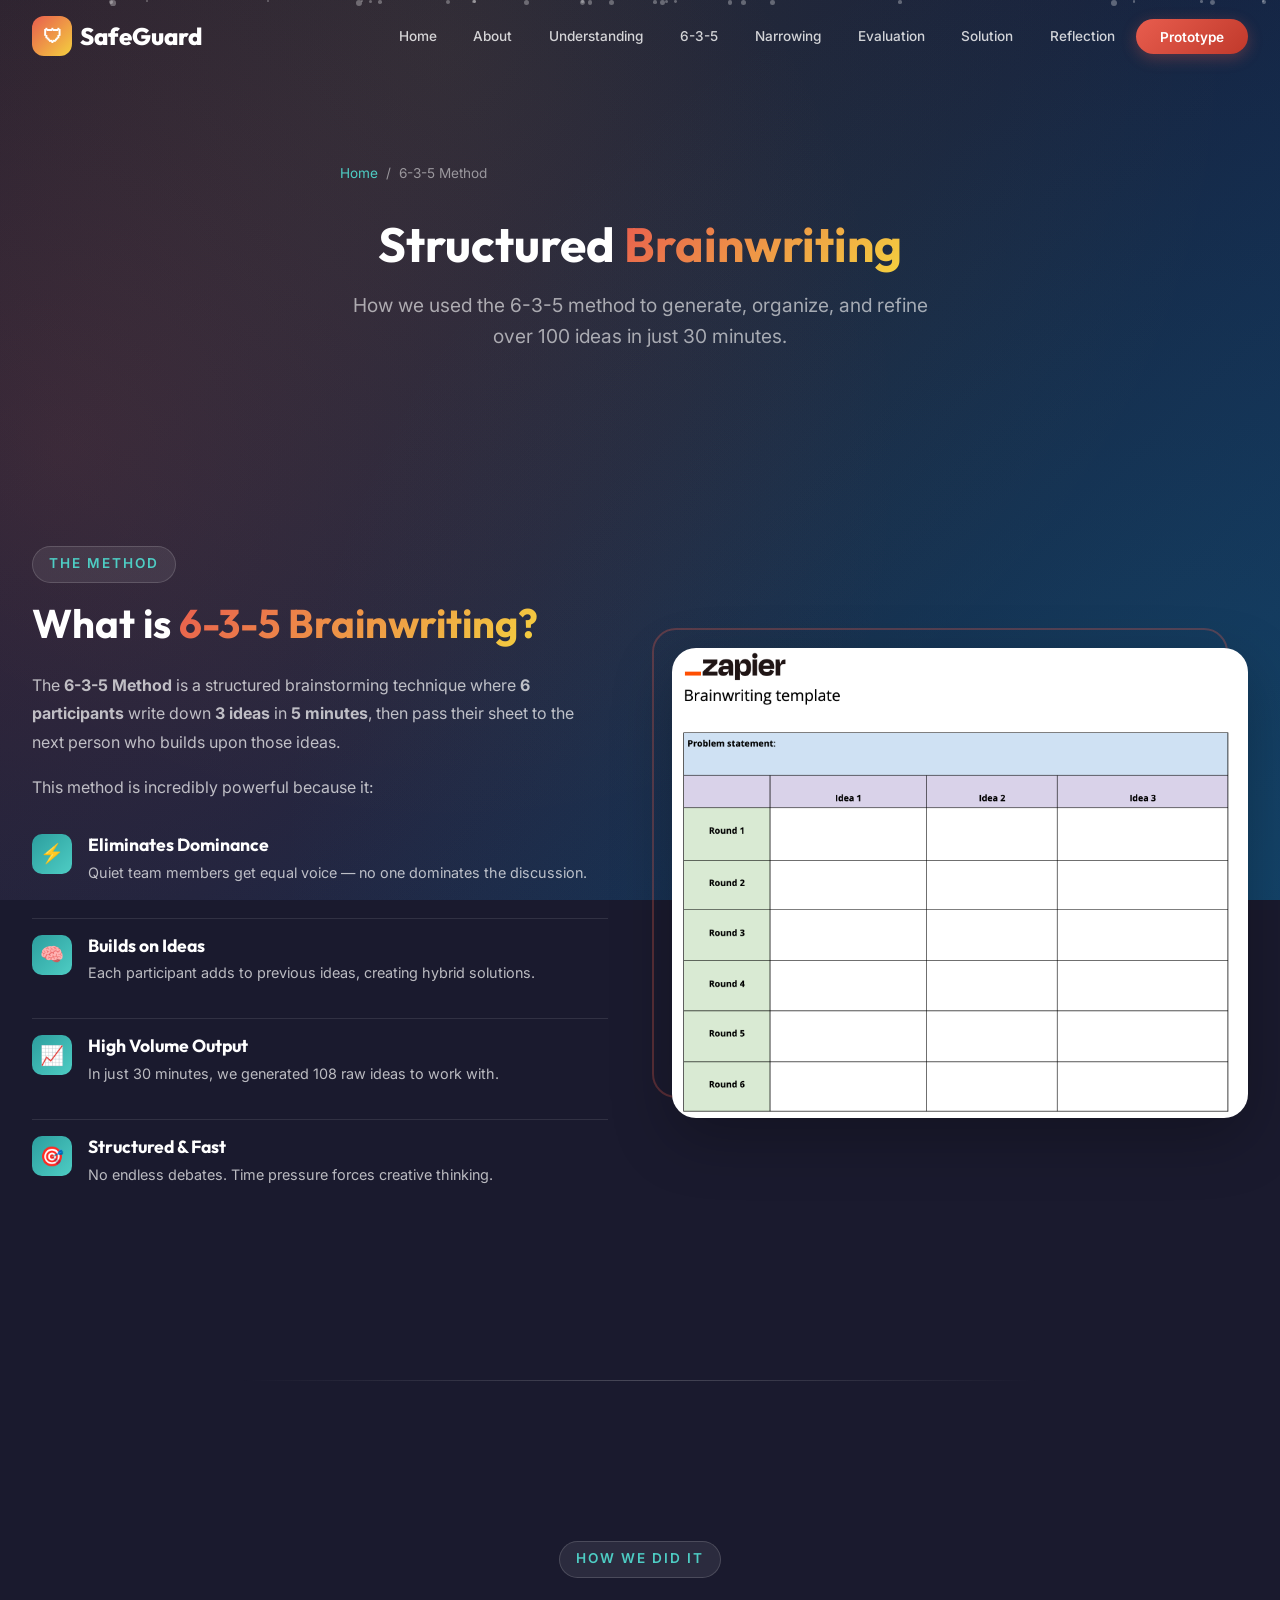
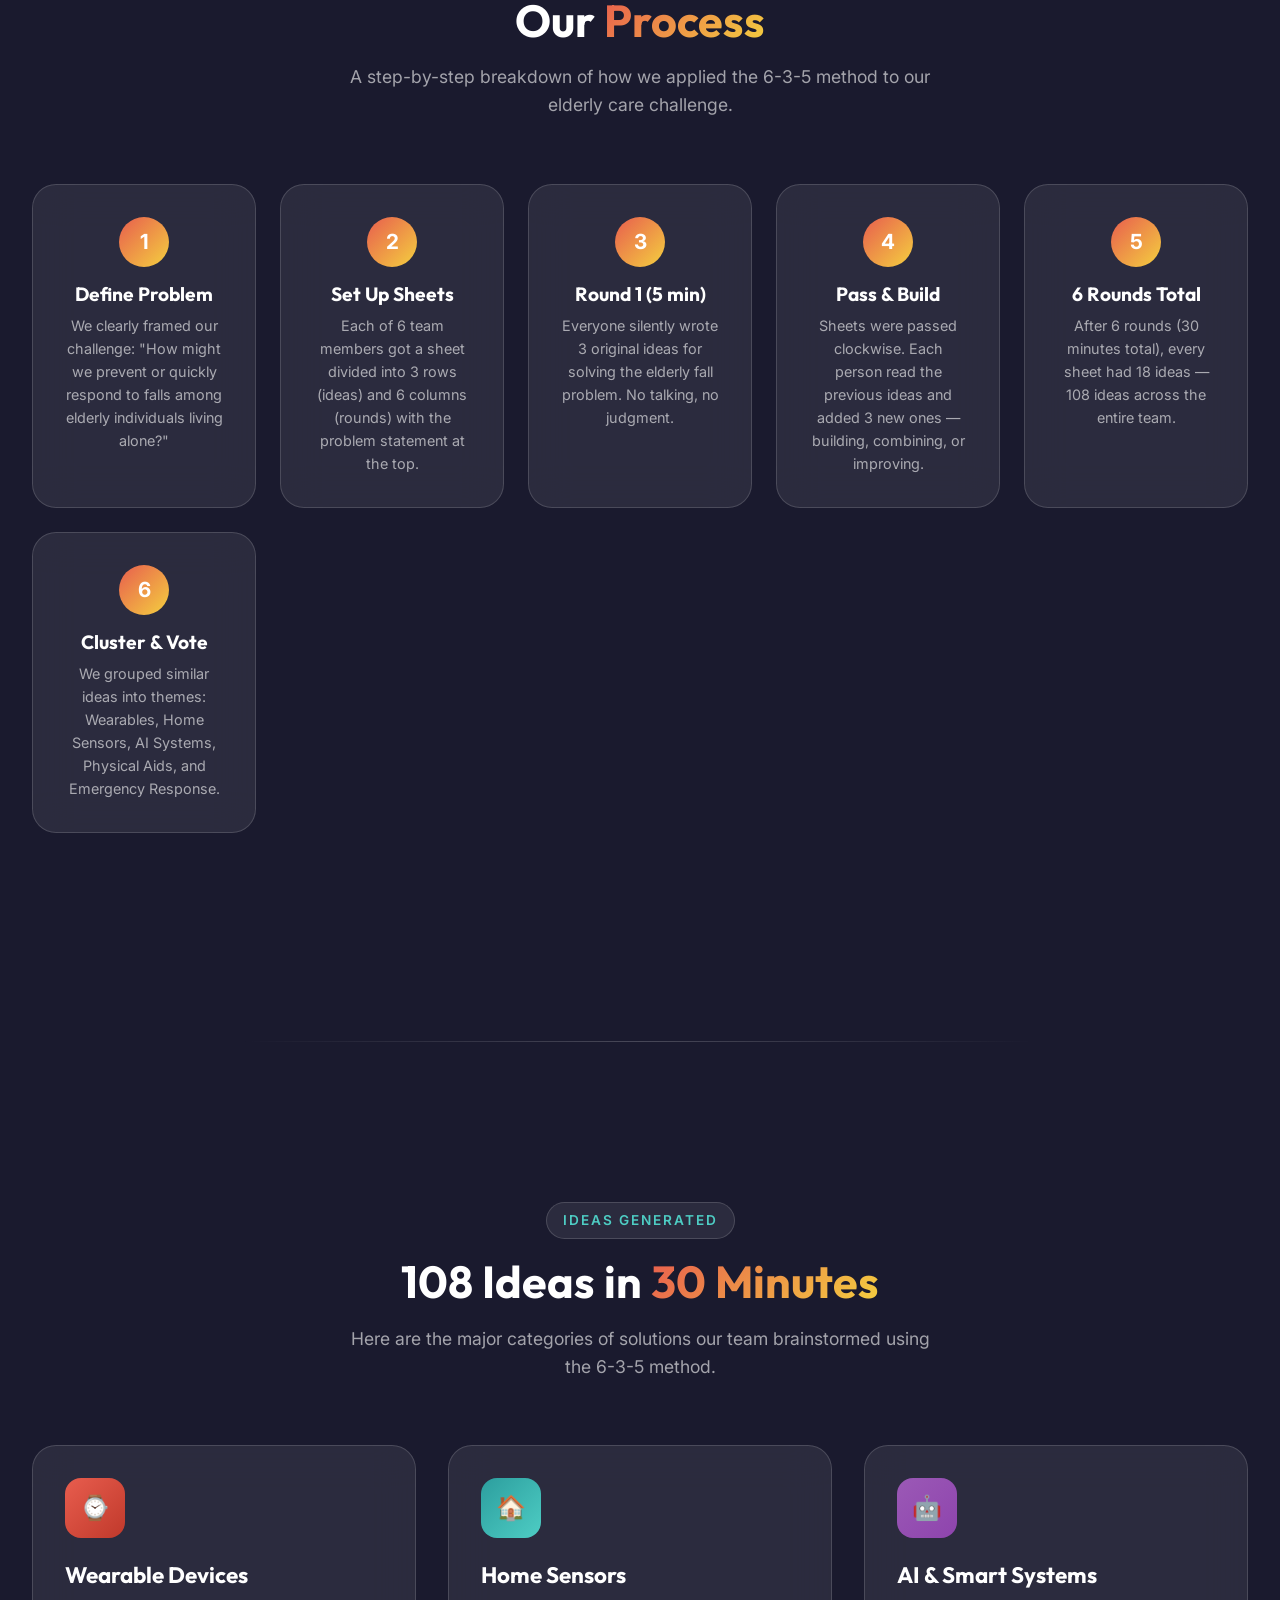
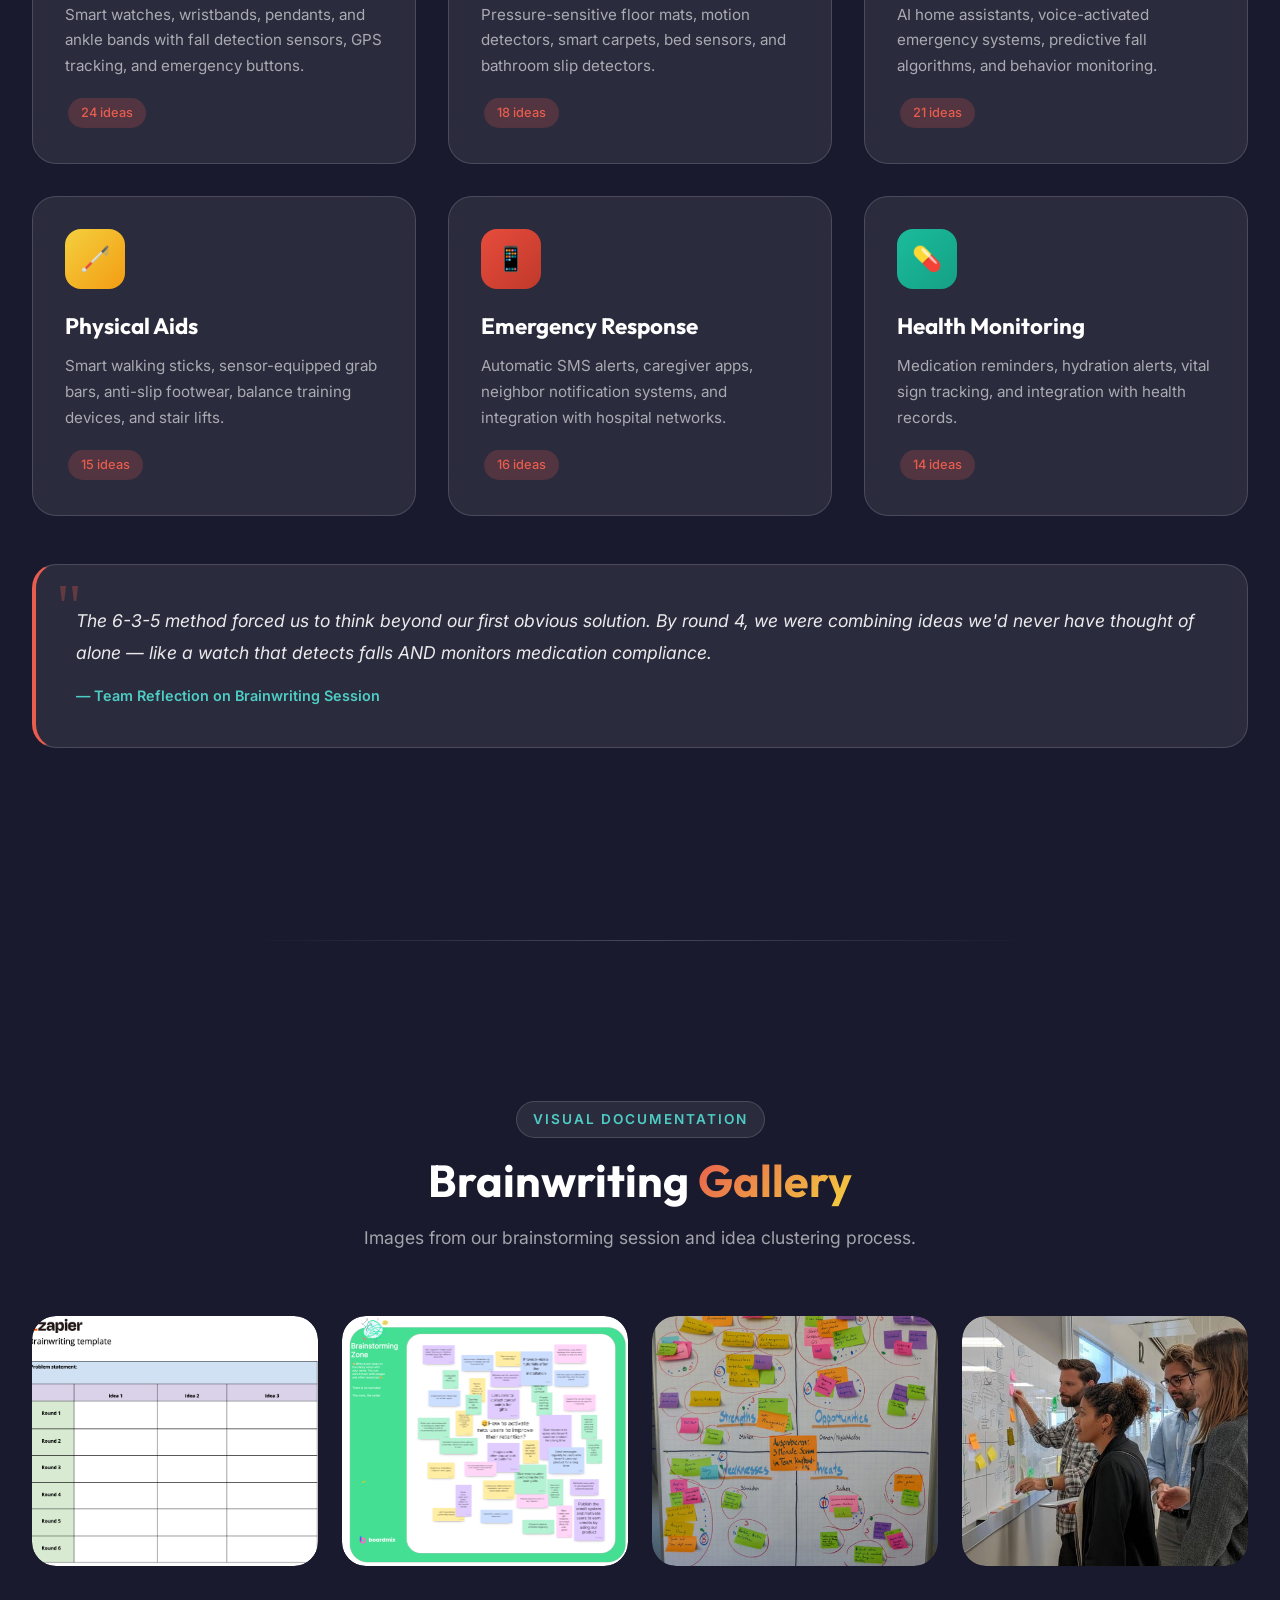
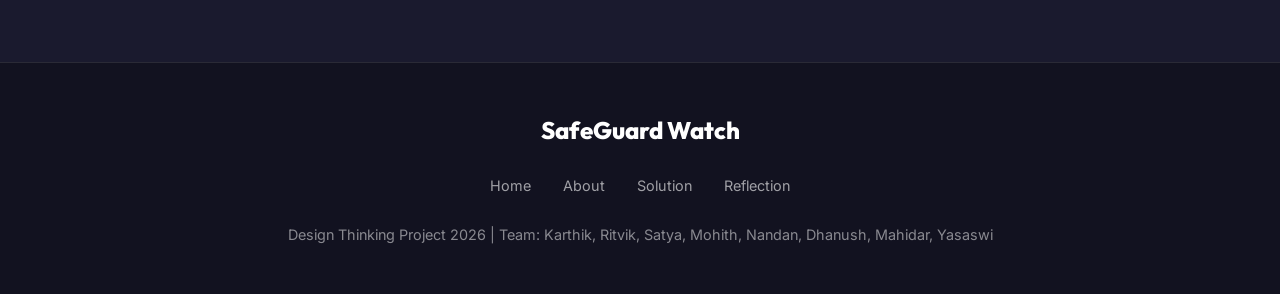
<file: method.html>
<!DOCTYPE html>
<html lang="en">
<head>
    <meta charset="UTF-8">
    <meta name="viewport" content="width=device-width, initial-scale=1.0">
    <title>6-3-5 Method | SafeGuard Watch - Design Thinking Project</title>
    <link rel="stylesheet" href="css/style.css">
    <link rel="stylesheet" href="https://cdnjs.cloudflare.com/ajax/libs/font-awesome/6.4.0/css/all.min.css">
</head>
<body>
    <div class="animated-bg"></div>
    <div class="particles"></div>

    <!-- Navigation -->
    <nav class="navbar">
        <div class="nav-container">
            <a href="index.html" class="logo">
                <div class="logo-icon">&#128737;</div>
                SafeGuard
            </a>
            <ul class="nav-links">
                <li><a href="index.html">Home</a></li>
                <li><a href="about.html">About</a></li>
                <li><a href="understanding.html">Understanding</a></li>
                <li><a href="method.html">6-3-5</a></li>
                <li><a href="narrowing.html">Narrowing</a></li>
                <li><a href="evaluation.html">Evaluation</a></li>
                <li><a href="solution.html">Solution</a></li>
                <li><a href="reflection.html">Reflection</a></li>
                <li><a href="solution.html#prototype" class="cta-btn">Prototype</a></li>
            </ul>
            <div class="mobile-toggle">
                <span></span><span></span><span></span>
            </div>
        </div>
    </nav>

    <!-- Page Hero -->
    <section class="page-hero">
        <div>
            <div class="breadcrumb">
                <a href="index.html">Home</a>
                <span>/</span>
                <span>6-3-5 Method</span>
            </div>
            <h1>Structured <span>Brainwriting</span></h1>
            <p>How we used the 6-3-5 method to generate, organize, and refine over 100 ideas in just 30 minutes.</p>
        </div>
    </section>

    <!-- What is 6-3-5 Section -->
    <section class="section">
        <div class="two-col reveal">
            <div class="col-content">
                <div class="section-label">The Method</div>
                <h2>What is <span>6-3-5 Brainwriting?</span></h2>
                <p>The <strong>6-3-5 Method</strong> is a structured brainstorming technique where <strong>6 participants</strong> write down <strong>3 ideas</strong> in <strong>5 minutes</strong>, then pass their sheet to the next person who builds upon those ideas.</p>
                <p>This method is incredibly powerful because it:</p>
                <ul class="feature-list">
                    <li>
                        <div class="feature-icon">&#9889;</div>
                        <div class="feature-text">
                            <h4>Eliminates Dominance</h4>
                            <p>Quiet team members get equal voice — no one dominates the discussion.</p>
                        </div>
                    </li>
                    <li>
                        <div class="feature-icon">&#129504;</div>
                        <div class="feature-text">
                            <h4>Builds on Ideas</h4>
                            <p>Each participant adds to previous ideas, creating hybrid solutions.</p>
                        </div>
                    </li>
                    <li>
                        <div class="feature-icon">&#128200;</div>
                        <div class="feature-text">
                            <h4>High Volume Output</h4>
                            <p>In just 30 minutes, we generated 108 raw ideas to work with.</p>
                        </div>
                    </li>
                    <li>
                        <div class="feature-icon">&#127919;</div>
                        <div class="feature-text">
                            <h4>Structured & Fast</h4>
                            <p>No endless debates. Time pressure forces creative thinking.</p>
                        </div>
                    </li>
                </ul>
            </div>
            <div class="col-image">
                <img src="images/4_What_is_brainwriting_The_6_3_5_method.png" alt="6-3-5 Brainwriting template worksheet">
            </div>
        </div>
    </section>

    <div class="section-divider"></div>

    <!-- The Process Steps -->
    <section class="section">
        <div class="section-header reveal">
            <div class="section-label">How We Did It</div>
            <h2 class="section-title">Our <span>Process</span></h2>
            <p class="section-desc">A step-by-step breakdown of how we applied the 6-3-5 method to our elderly care challenge.</p>
        </div>

        <div class="method-steps reveal">
            <div class="method-step">
                <div class="step-number">1</div>
                <h3>Define Problem</h3>
                <p>We clearly framed our challenge: "How might we prevent or quickly respond to falls among elderly individuals living alone?"</p>
            </div>
            <div class="method-step">
                <div class="step-number">2</div>
                <h3>Set Up Sheets</h3>
                <p>Each of 6 team members got a sheet divided into 3 rows (ideas) and 6 columns (rounds) with the problem statement at the top.</p>
            </div>
            <div class="method-step">
                <div class="step-number">3</div>
                <h3>Round 1 (5 min)</h3>
                <p>Everyone silently wrote 3 original ideas for solving the elderly fall problem. No talking, no judgment.</p>
            </div>
            <div class="method-step">
                <div class="step-number">4</div>
                <h3>Pass & Build</h3>
                <p>Sheets were passed clockwise. Each person read the previous ideas and added 3 new ones — building, combining, or improving.</p>
            </div>
            <div class="method-step">
                <div class="step-number">5</div>
                <h3>6 Rounds Total</h3>
                <p>After 6 rounds (30 minutes total), every sheet had 18 ideas — 108 ideas across the entire team.</p>
            </div>
            <div class="method-step">
                <div class="step-number">6</div>
                <h3>Cluster & Vote</h3>
                <p>We grouped similar ideas into themes: Wearables, Home Sensors, AI Systems, Physical Aids, and Emergency Response.</p>
            </div>
        </div>
    </section>

    <div class="section-divider"></div>

    <!-- Ideas Generated -->
    <section class="section">
        <div class="section-header reveal">
            <div class="section-label">Ideas Generated</div>
            <h2 class="section-title">108 Ideas in <span>30 Minutes</span></h2>
            <p class="section-desc">Here are the major categories of solutions our team brainstormed using the 6-3-5 method.</p>
        </div>

        <div class="card-grid reveal">
            <div class="card">
                <div class="card-icon">&#8986;</div>
                <h3>Wearable Devices</h3>
                <p>Smart watches, wristbands, pendants, and ankle bands with fall detection sensors, GPS tracking, and emergency buttons.</p>
                <div style="margin-top: 1rem;">
                    <span class="tag highlight">24 ideas</span>
                </div>
            </div>
            <div class="card">
                <div class="card-icon" style="background: linear-gradient(135deg, var(--secondary), var(--secondary-light));">&#127968;</div>
                <h3>Home Sensors</h3>
                <p>Pressure-sensitive floor mats, motion detectors, smart carpets, bed sensors, and bathroom slip detectors.</p>
                <div style="margin-top: 1rem;">
                    <span class="tag highlight">18 ideas</span>
                </div>
            </div>
            <div class="card">
                <div class="card-icon" style="background: linear-gradient(135deg, #9B59B6, #8E44AD);">&#129302;</div>
                <h3>AI & Smart Systems</h3>
                <p>AI home assistants, voice-activated emergency systems, predictive fall algorithms, and behavior monitoring.</p>
                <div style="margin-top: 1rem;">
                    <span class="tag highlight">21 ideas</span>
                </div>
            </div>
            <div class="card">
                <div class="card-icon" style="background: linear-gradient(135deg, var(--accent), #F39C12);">&#129455;</div>
                <h3>Physical Aids</h3>
                <p>Smart walking sticks, sensor-equipped grab bars, anti-slip footwear, balance training devices, and stair lifts.</p>
                <div style="margin-top: 1rem;">
                    <span class="tag highlight">15 ideas</span>
                </div>
            </div>
            <div class="card">
                <div class="card-icon" style="background: linear-gradient(135deg, #E74C3C, #C0392B);">&#128241;</div>
                <h3>Emergency Response</h3>
                <p>Automatic SMS alerts, caregiver apps, neighbor notification systems, and integration with hospital networks.</p>
                <div style="margin-top: 1rem;">
                    <span class="tag highlight">16 ideas</span>
                </div>
            </div>
            <div class="card">
                <div class="card-icon" style="background: linear-gradient(135deg, #1ABC9C, #16A085);">&#128138;</div>
                <h3>Health Monitoring</h3>
                <p>Medication reminders, hydration alerts, vital sign tracking, and integration with health records.</p>
                <div style="margin-top: 1rem;">
                    <span class="tag highlight">14 ideas</span>
                </div>
            </div>
        </div>

        <div class="quote-block reveal" style="margin-top: 3rem;">
            <p>The 6-3-5 method forced us to think beyond our first obvious solution. By round 4, we were combining ideas we'd never have thought of alone — like a watch that detects falls AND monitors medication compliance.</p>
            <cite>— Team Reflection on Brainwriting Session</cite>
        </div>
    </section>

    <div class="section-divider"></div>

    <!-- Gallery -->
    <section class="section">
        <div class="section-header reveal">
            <div class="section-label">Visual Documentation</div>
            <h2 class="section-title">Brainwriting <span>Gallery</span></h2>
            <p class="section-desc">Images from our brainstorming session and idea clustering process.</p>
        </div>

        <div class="gallery reveal">
            <div class="gallery-item">
                <img src="images/4_What_is_brainwriting_The_6_3_5_method.png" alt="6-3-5 Brainwriting template in action">
                <div class="gallery-caption">Our 6-3-5 brainwriting template</div>
            </div>
            <div class="gallery-item">
                <img src="images/10_Brainwriting_vs_Brainstorming_A_Detailed.png" alt="Digital brainstorming board with sticky notes">
                <div class="gallery-caption">Digital brainstorming board</div>
            </div>
            <div class="gallery-item">
                <img src="images/2_How_to_Use_Sticky_Notes_for_Project.png" alt="Sticky notes brainstorming session on whiteboard">
                <div class="gallery-caption">Idea clustering on whiteboard</div>
            </div>
            <div class="gallery-item">
                <img src="images/team-brainstorming.jpg" alt="Team brainstorming session with sticky notes on whiteboard">
                <div class="gallery-caption">Team brainstorming session with sticky notes</div>
            </div>
        </div>
    </section>

    <!-- Footer -->
    <footer class="footer">
        <div class="footer-content">
            <div class="footer-logo">SafeGuard Watch</div>
            <ul class="footer-links">
                <li><a href="index.html">Home</a></li>
                <li><a href="about.html">About</a></li>
                <li><a href="solution.html">Solution</a></li>
                <li><a href="reflection.html">Reflection</a></li>
            </ul>
            <p>Design Thinking Project 2026 | Team: Karthik, Ritvik, Satya, Mohith, Nandan, Dhanush, Mahidar, Yasaswi</p>
        </div>
    </footer>

    <script src="js/main.js"></script>
</body>
</html>
</file>
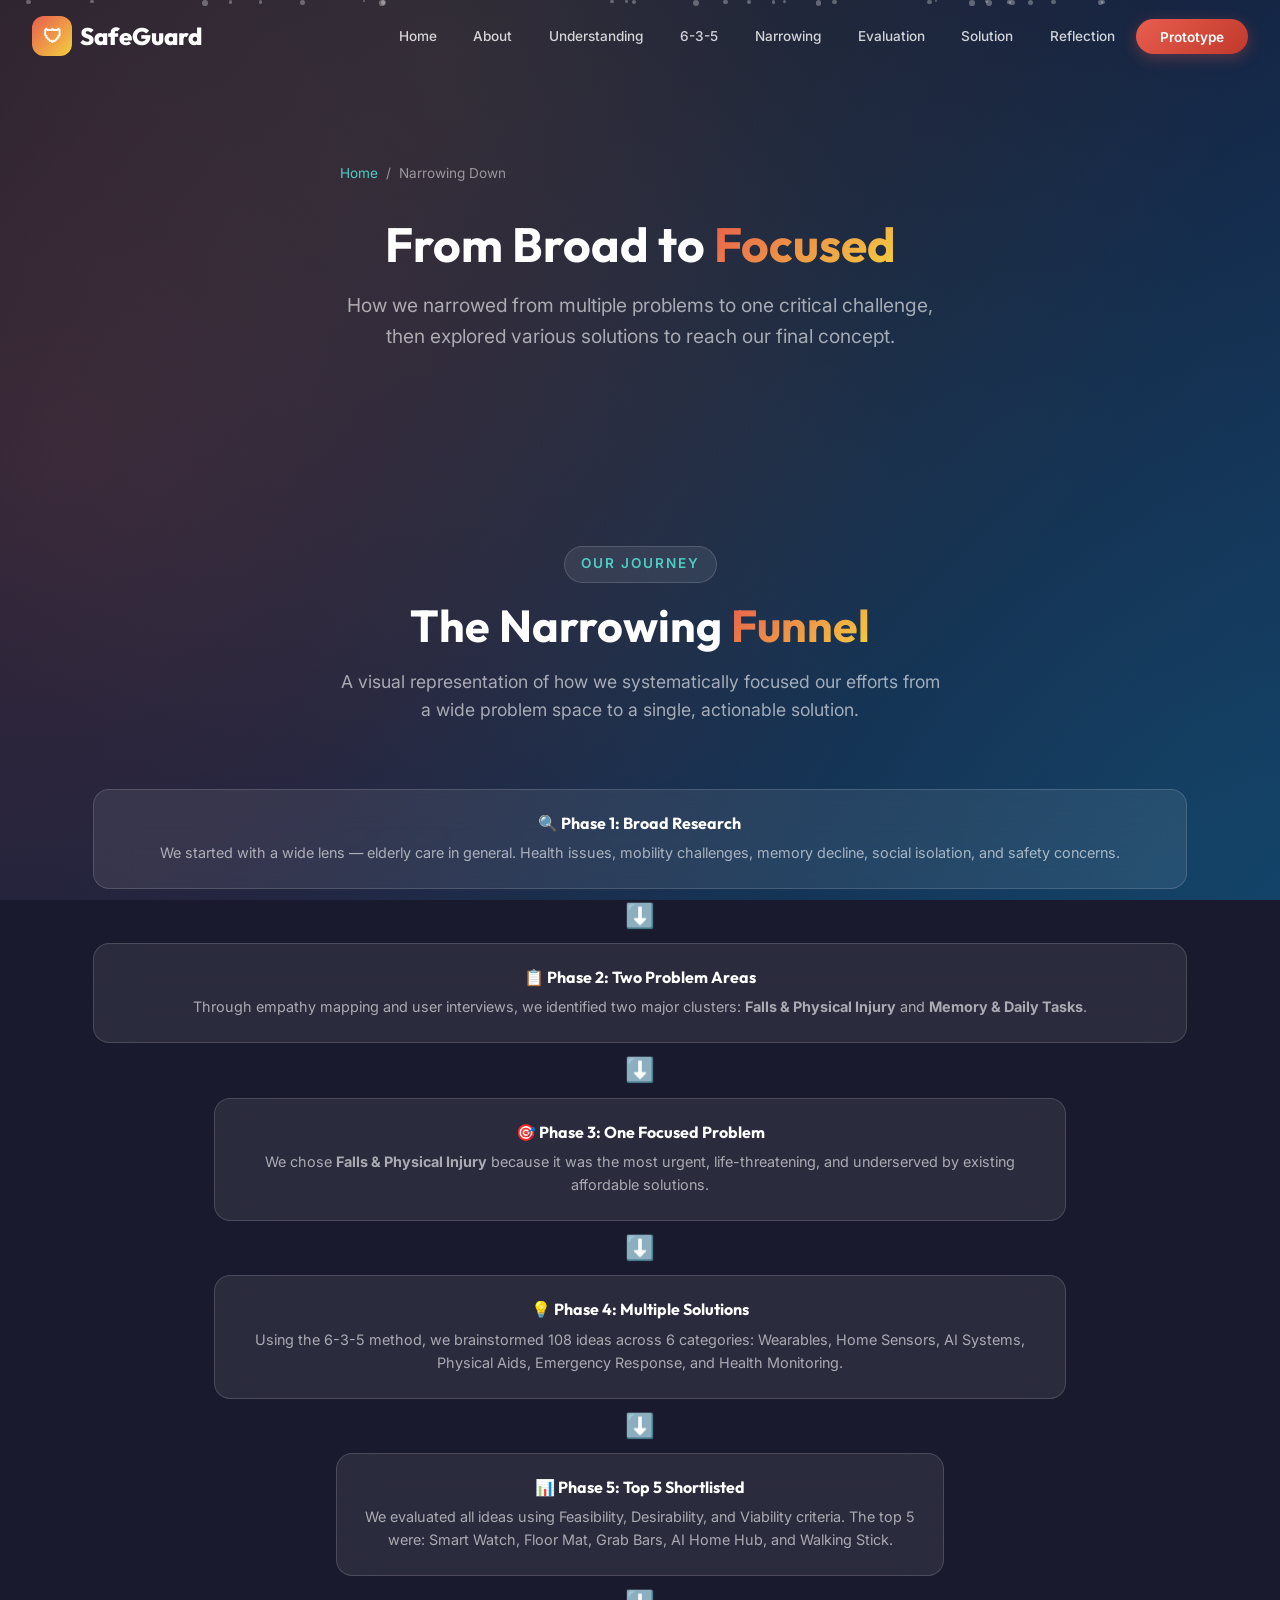
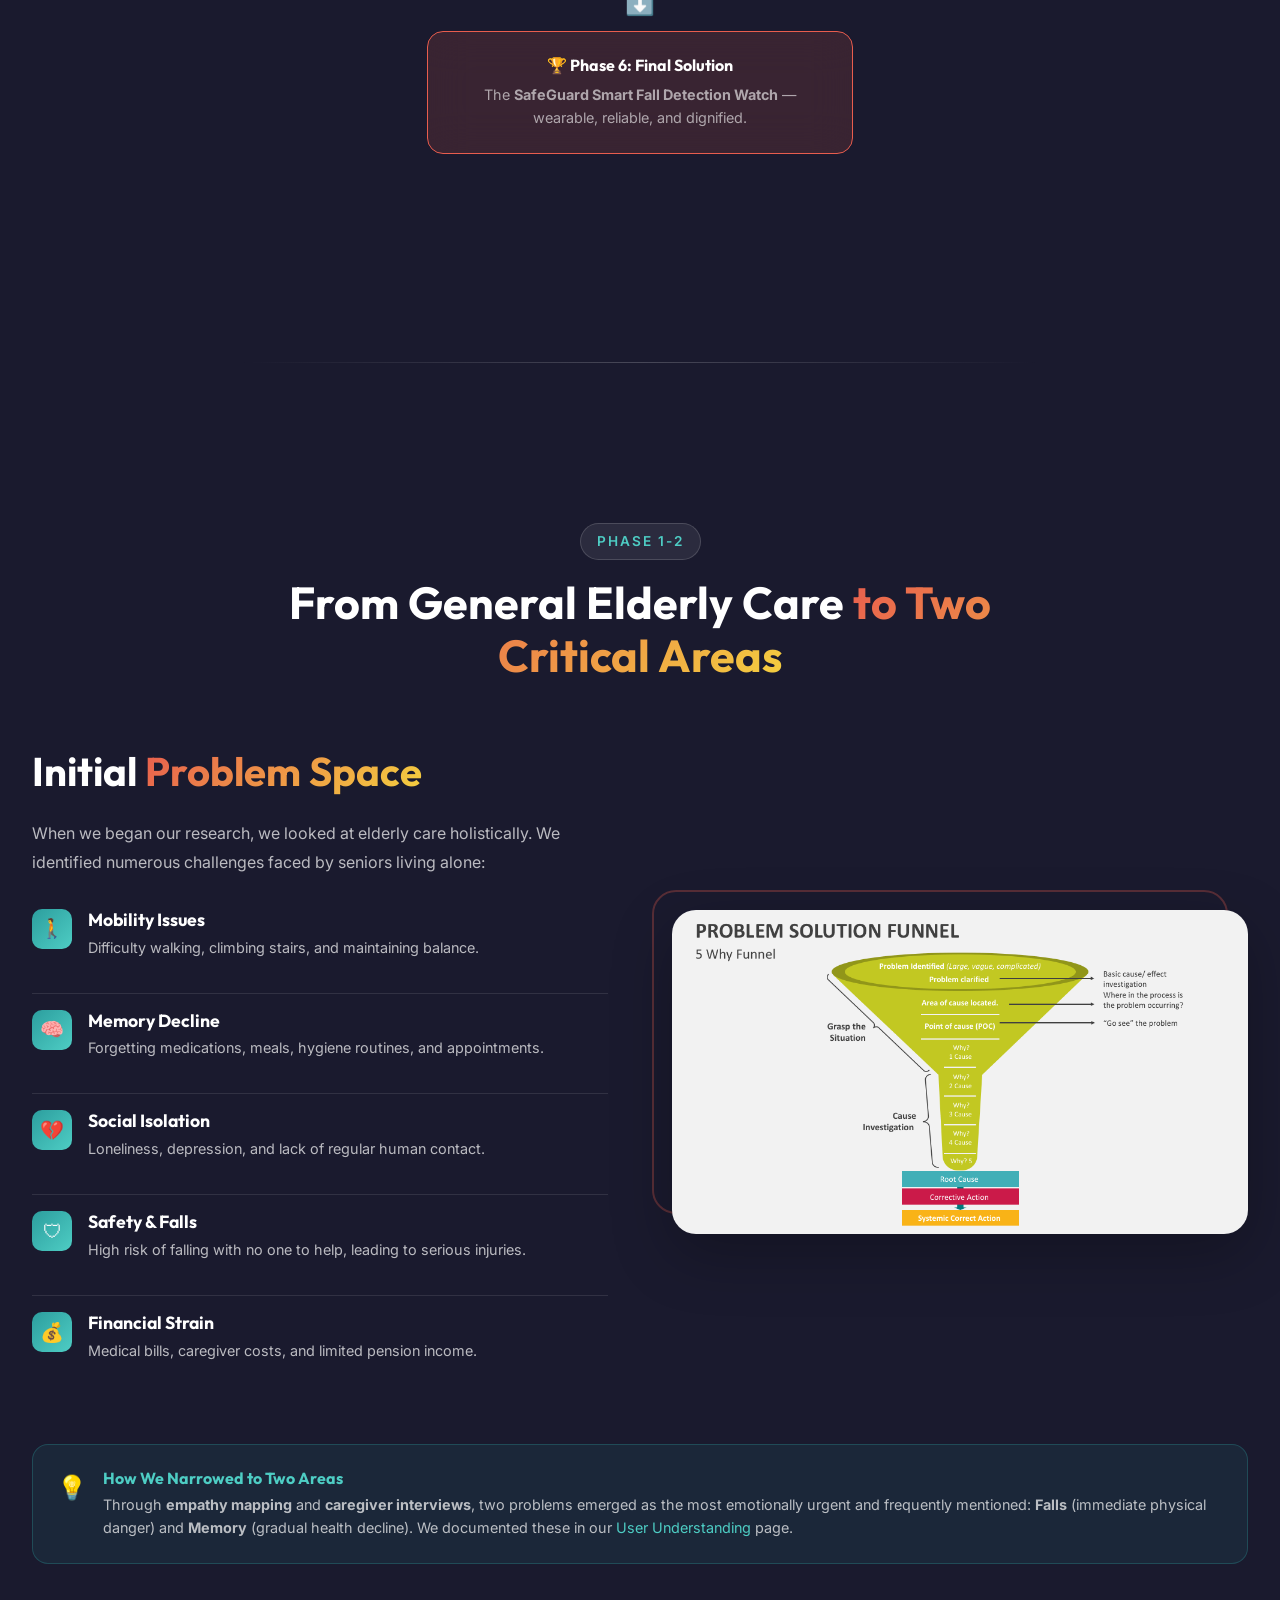
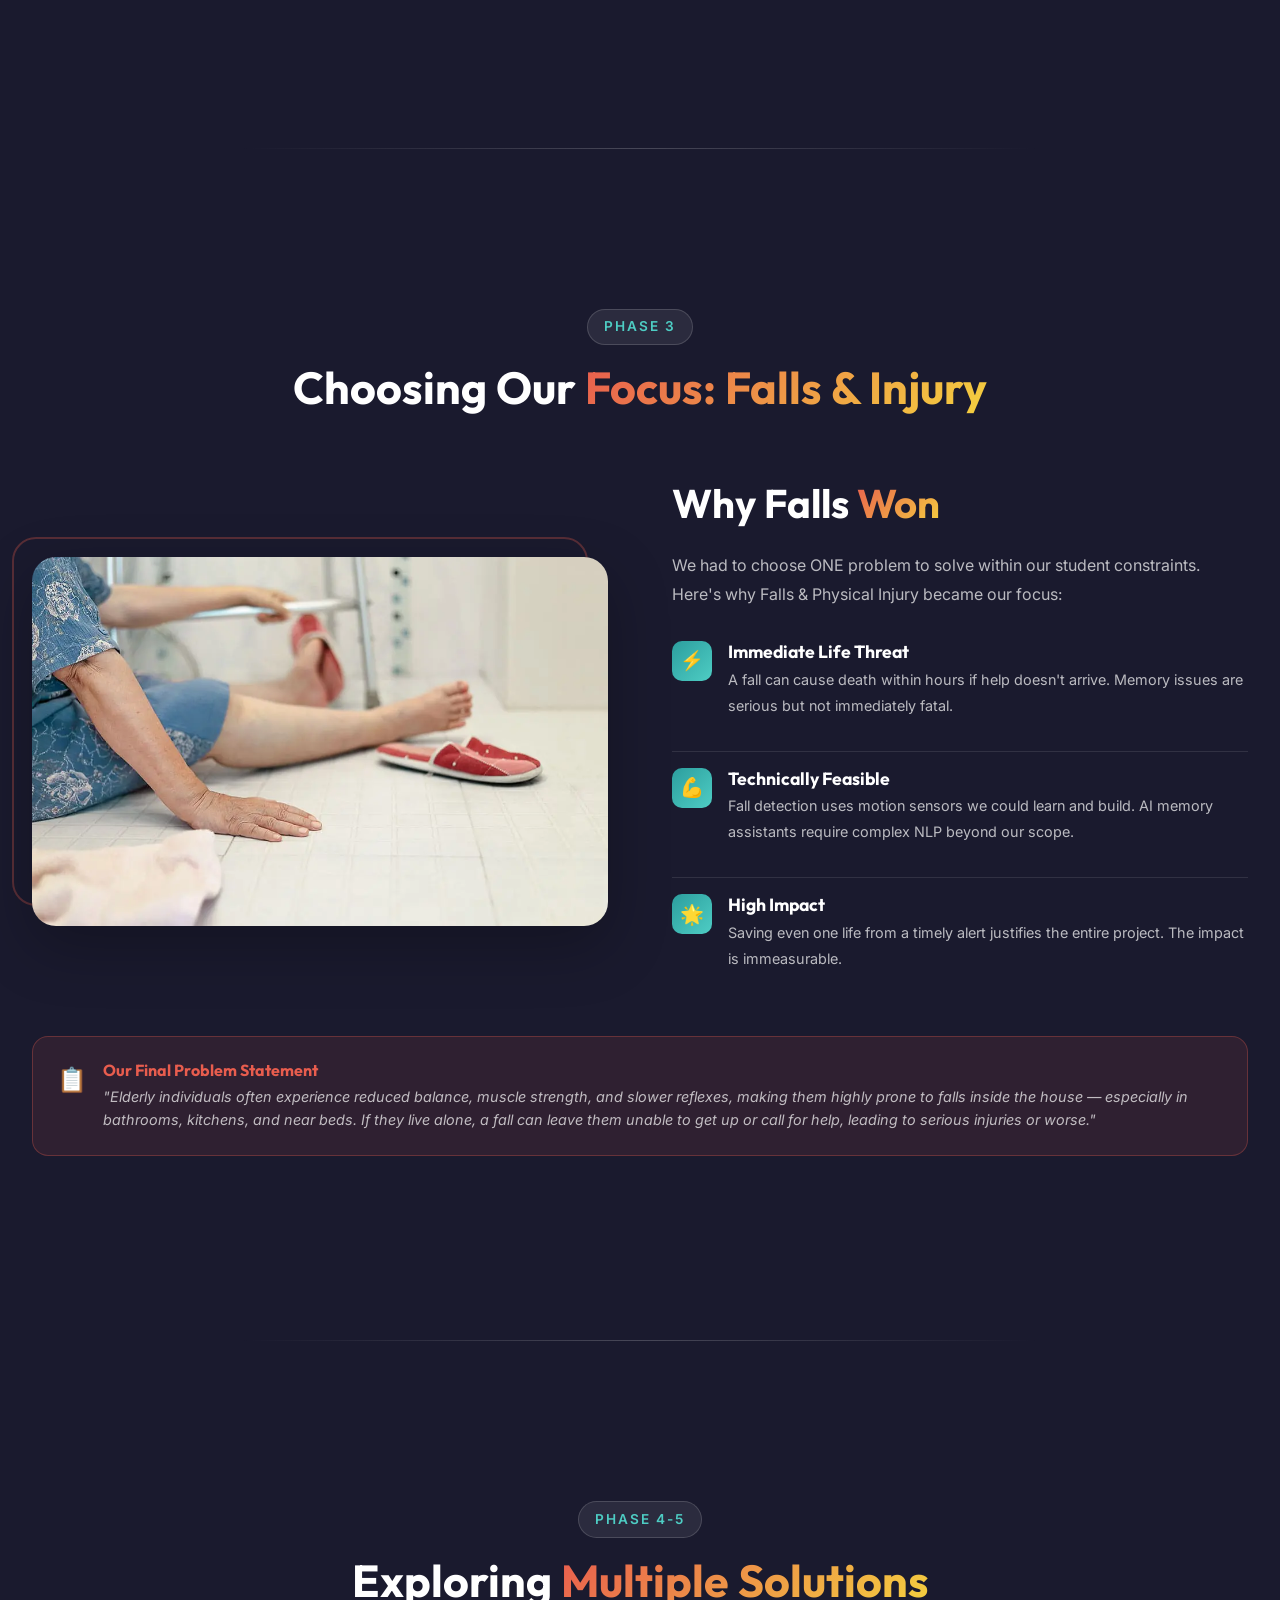
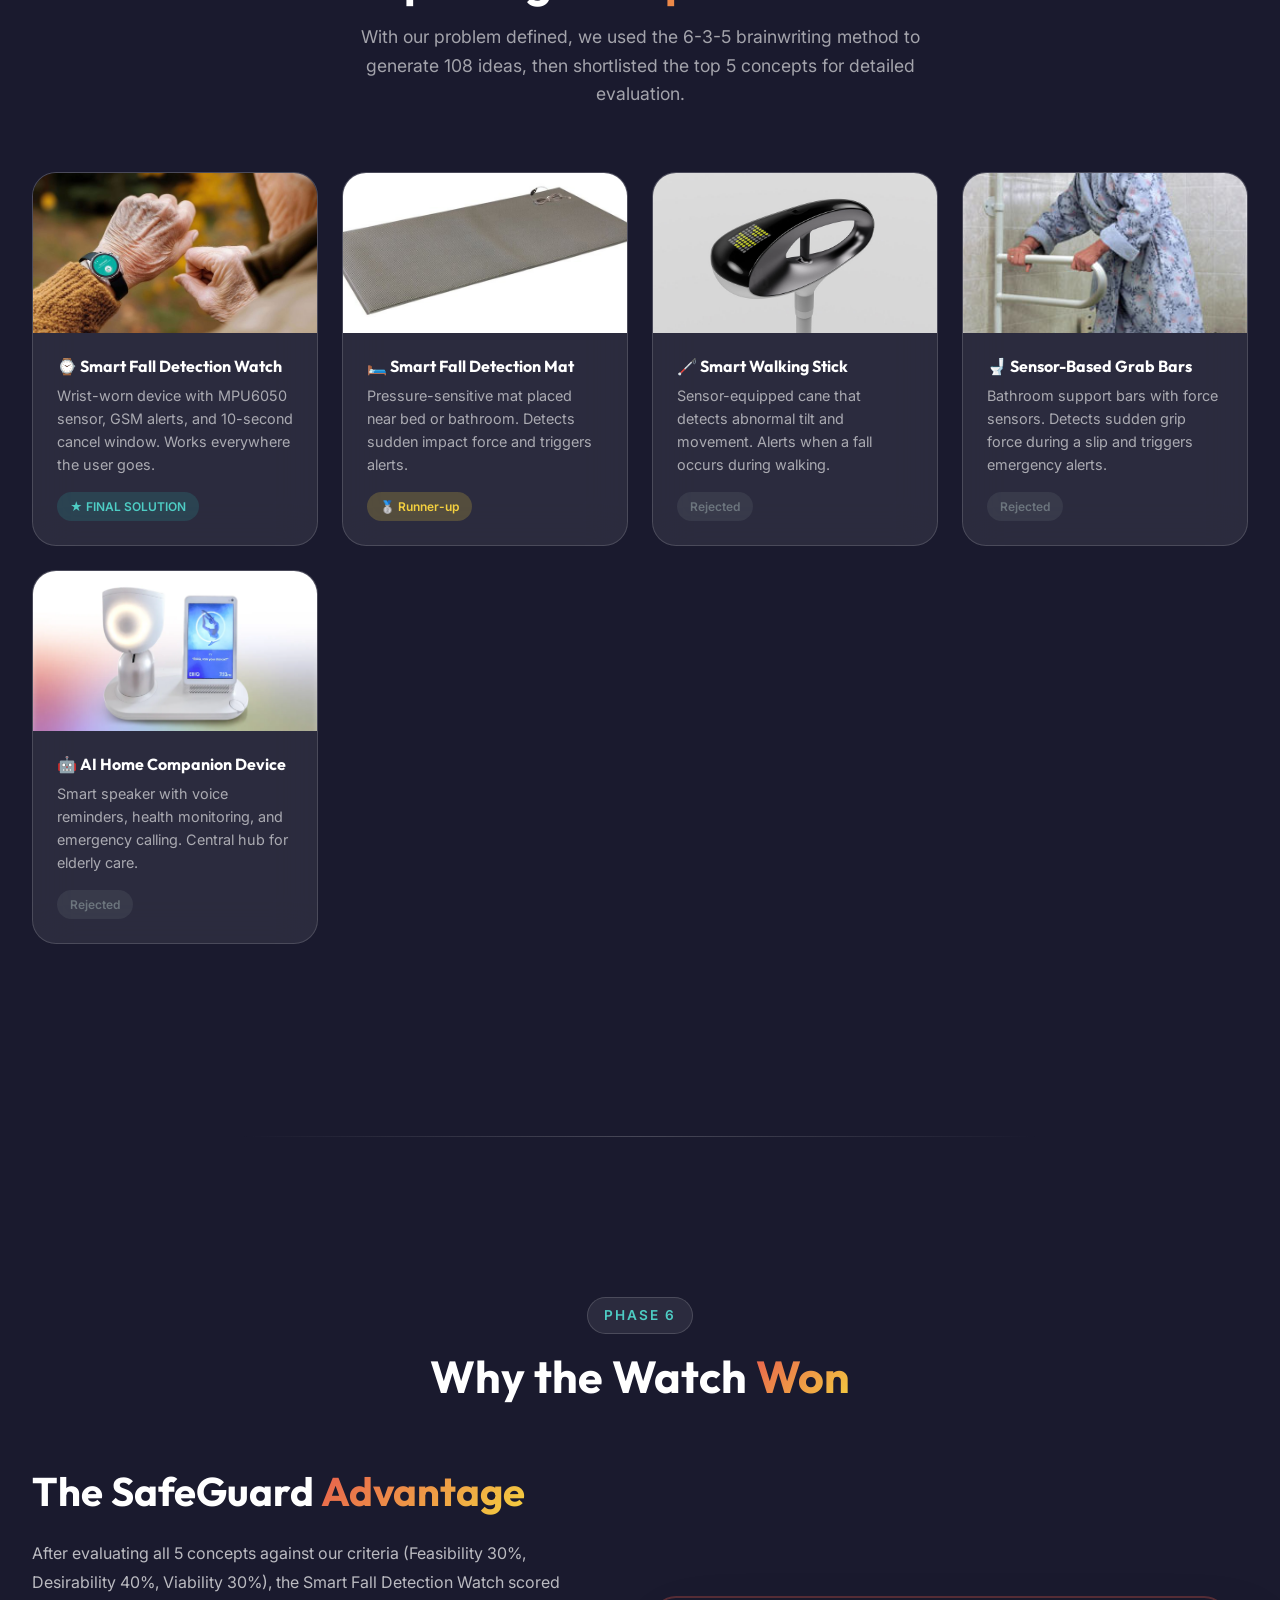
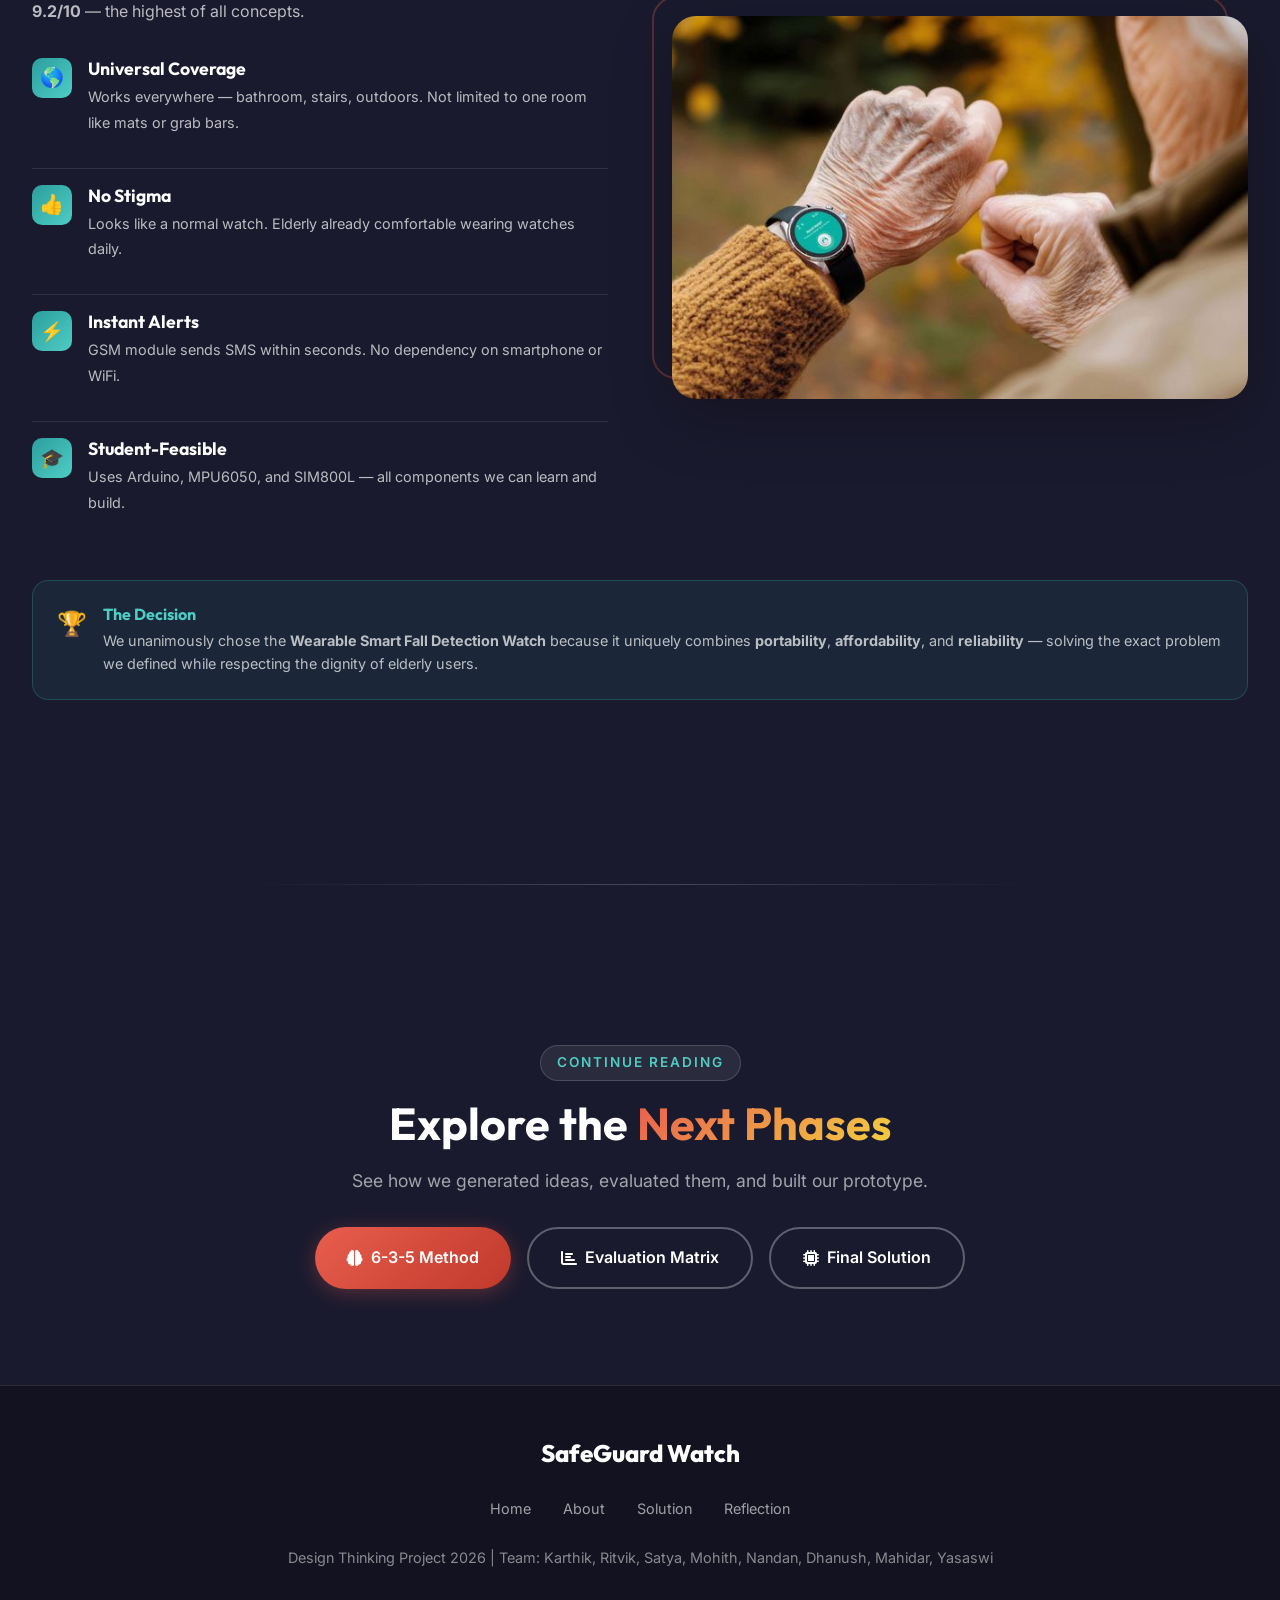
<file: narrowing.html>
<!DOCTYPE html>
<html lang="en">
<head>
    <meta charset="UTF-8">
    <meta name="viewport" content="width=device-width, initial-scale=1.0">
    <title>Narrowing Down | SafeGuard Watch - Design Thinking Project</title>
    <link rel="stylesheet" href="css/style.css">
    <link rel="stylesheet" href="https://cdnjs.cloudflare.com/ajax/libs/font-awesome/6.4.0/css/all.min.css">
</head>
<body>
    <div class="animated-bg"></div>
    <div class="particles"></div>

    <!-- Navigation -->
    <nav class="navbar">
        <div class="nav-container">
            <a href="index.html" class="logo">
                <div class="logo-icon">&#128737;</div>
                SafeGuard
            </a>
            <ul class="nav-links">
                <li><a href="index.html">Home</a></li>
                <li><a href="about.html">About</a></li>
                <li><a href="understanding.html">Understanding</a></li>
                <li><a href="method.html">6-3-5</a></li>
                <li><a href="narrowing.html">Narrowing</a></li>
                <li><a href="evaluation.html">Evaluation</a></li>
                <li><a href="solution.html">Solution</a></li>
                <li><a href="reflection.html">Reflection</a></li>
                <li><a href="solution.html#prototype" class="cta-btn">Prototype</a></li>
            </ul>
            <div class="mobile-toggle">
                <span></span><span></span><span></span>
            </div>
        </div>
    </nav>

    <!-- Page Hero -->
    <section class="page-hero">
        <div>
            <div class="breadcrumb">
                <a href="index.html">Home</a>
                <span>/</span>
                <span>Narrowing Down</span>
            </div>
            <h1>From Broad to <span>Focused</span></h1>
            <p>How we narrowed from multiple problems to one critical challenge, then explored various solutions to reach our final concept.</p>
        </div>
    </section>

    <!-- The Funnel Section -->
    <section class="section">
        <div class="section-header reveal">
            <div class="section-label">Our Journey</div>
            <h2 class="section-title">The Narrowing <span>Funnel</span></h2>
            <p class="section-desc">A visual representation of how we systematically focused our efforts from a wide problem space to a single, actionable solution.</p>
        </div>

        <div class="funnel-visual reveal">
            <div class="funnel-stage wide">
                <h4>&#128269; Phase 1: Broad Research</h4>
                <p>We started with a wide lens — elderly care in general. Health issues, mobility challenges, memory decline, social isolation, and safety concerns.</p>
            </div>
            <div class="funnel-arrow">&#11015;&#65039;</div>
            <div class="funnel-stage wide">
                <h4>&#128203; Phase 2: Two Problem Areas</h4>
                <p>Through empathy mapping and user interviews, we identified two major clusters: <strong>Falls & Physical Injury</strong> and <strong>Memory & Daily Tasks</strong>.</p>
            </div>
            <div class="funnel-arrow">&#11015;&#65039;</div>
            <div class="funnel-stage medium">
                <h4>&#127919; Phase 3: One Focused Problem</h4>
                <p>We chose <strong>Falls & Physical Injury</strong> because it was the most urgent, life-threatening, and underserved by existing affordable solutions.</p>
            </div>
            <div class="funnel-arrow">&#11015;&#65039;</div>
            <div class="funnel-stage medium">
                <h4>&#128161; Phase 4: Multiple Solutions</h4>
                <p>Using the 6-3-5 method, we brainstormed 108 ideas across 6 categories: Wearables, Home Sensors, AI Systems, Physical Aids, Emergency Response, and Health Monitoring.</p>
            </div>
            <div class="funnel-arrow">&#11015;&#65039;</div>
            <div class="funnel-stage narrow">
                <h4>&#128202; Phase 5: Top 5 Shortlisted</h4>
                <p>We evaluated all ideas using Feasibility, Desirability, and Viability criteria. The top 5 were: Smart Watch, Floor Mat, Grab Bars, AI Home Hub, and Walking Stick.</p>
            </div>
            <div class="funnel-arrow">&#11015;&#65039;</div>
            <div class="funnel-stage final">
                <h4>&#127942; Phase 6: Final Solution</h4>
                <p>The <strong>SafeGuard Smart Fall Detection Watch</strong> — wearable, reliable, and dignified.</p>
            </div>
        </div>
    </section>

    <div class="section-divider"></div>

    <!-- Phase 1: Broad Problems -->
    <section class="section">
        <div class="section-header reveal">
            <div class="section-label">Phase 1-2</div>
            <h2 class="section-title">From General Elderly Care <span>to Two Critical Areas</span></h2>
        </div>

        <div class="two-col reveal">
            <div class="col-content">
                <h2>Initial <span>Problem Space</span></h2>
                <p>When we began our research, we looked at elderly care holistically. We identified numerous challenges faced by seniors living alone:</p>
                <ul class="feature-list">
                    <li>
                        <div class="feature-icon">&#128694;</div>
                        <div class="feature-text">
                            <h4>Mobility Issues</h4>
                            <p>Difficulty walking, climbing stairs, and maintaining balance.</p>
                        </div>
                    </li>
                    <li>
                        <div class="feature-icon">&#129504;</div>
                        <div class="feature-text">
                            <h4>Memory Decline</h4>
                            <p>Forgetting medications, meals, hygiene routines, and appointments.</p>
                        </div>
                    </li>
                    <li>
                        <div class="feature-icon">&#128148;</div>
                        <div class="feature-text">
                            <h4>Social Isolation</h4>
                            <p>Loneliness, depression, and lack of regular human contact.</p>
                        </div>
                    </li>
                    <li>
                        <div class="feature-icon">&#128737;</div>
                        <div class="feature-text">
                            <h4>Safety & Falls</h4>
                            <p>High risk of falling with no one to help, leading to serious injuries.</p>
                        </div>
                    </li>
                    <li>
                        <div class="feature-icon">&#128176;</div>
                        <div class="feature-text">
                            <h4>Financial Strain</h4>
                            <p>Medical bills, caregiver costs, and limited pension income.</p>
                        </div>
                    </li>
                </ul>
            </div>
            <div class="col-image">
                <img src="images/4_Problem_Solution_Funnel_PowerPoint.png" alt="Problem solution funnel diagram showing narrowing process">
            </div>
        </div>

        <div class="success-box reveal" style="margin-top: 3rem;">
            <div class="success-icon">&#128161;</div>
            <div>
                <h4>How We Narrowed to Two Areas</h4>
                <p>Through <strong>empathy mapping</strong> and <strong>caregiver interviews</strong>, two problems emerged as the most emotionally urgent and frequently mentioned: <strong>Falls</strong> (immediate physical danger) and <strong>Memory</strong> (gradual health decline). We documented these in our <a href="understanding.html" style="color: var(--secondary-light);">User Understanding</a> page.</p>
            </div>
        </div>
    </section>

    <div class="section-divider"></div>

    <!-- Phase 3: One Problem -->
    <section class="section">
        <div class="section-header reveal">
            <div class="section-label">Phase 3</div>
            <h2 class="section-title">Choosing Our <span>Focus: Falls & Injury</span></h2>
        </div>

        <div class="two-col reveal">
            <div class="col-image">
                <img src="images/8_Bathroom_Safety_for_Seniors_VNS_Health.png" alt="Elderly person fallen in bathroom - the critical problem we chose to solve">
            </div>
            <div class="col-content">
                <h2>Why Falls <span>Won</span></h2>
                <p>We had to choose ONE problem to solve within our student constraints. Here's why Falls & Physical Injury became our focus:</p>
                <ul class="feature-list">
                    <li>
                        <div class="feature-icon">&#9889;</div>
                        <div class="feature-text">
                            <h4>Immediate Life Threat</h4>
                            <p>A fall can cause death within hours if help doesn't arrive. Memory issues are serious but not immediately fatal.</p>
                        </div>
                    </li>
                    <li>
                        <div class="feature-icon">&#128170;</div>
                        <div class="feature-text">
                            <h4>Technically Feasible</h4>
                            <p>Fall detection uses motion sensors we could learn and build. AI memory assistants require complex NLP beyond our scope.</p>
                        </div>
                    </li>
                    <li>
                        <div class="feature-icon">&#127775;</div>
                        <div class="feature-text">
                            <h4>High Impact</h4>
                            <p>Saving even one life from a timely alert justifies the entire project. The impact is immeasurable.</p>
                        </div>
                    </li>
                </ul>
            </div>
        </div>

        <div class="alert-box reveal" style="margin-top: 2rem;">
            <div class="alert-icon">&#128203;</div>
            <div>
                <h4>Our Final Problem Statement</h4>
                <p><em>"Elderly individuals often experience reduced balance, muscle strength, and slower reflexes, making them highly prone to falls inside the house — especially in bathrooms, kitchens, and near beds. If they live alone, a fall can leave them unable to get up or call for help, leading to serious injuries or worse."</em></p>
            </div>
        </div>
    </section>

    <div class="section-divider"></div>

    <!-- Phase 4-5: Multiple Solutions -->
    <section class="section">
        <div class="section-header reveal">
            <div class="section-label">Phase 4-5</div>
            <h2 class="section-title">Exploring <span>Multiple Solutions</span></h2>
            <p class="section-desc">With our problem defined, we used the 6-3-5 brainwriting method to generate 108 ideas, then shortlisted the top 5 concepts for detailed evaluation.</p>
        </div>

        <div class="concept-grid reveal">
            <div class="concept-card">
                <img src="images/1_Smartwatches_with_Fall_Detection.png" alt="Smart Fall Detection Watch - elderly wrist device with health monitoring">
                <div class="concept-body">
                    <h4>&#8986; Smart Fall Detection Watch</h4>
                    <p>Wrist-worn device with MPU6050 sensor, GSM alerts, and 10-second cancel window. Works everywhere the user goes.</p>
                    <span class="concept-status selected">&#9733; FINAL SOLUTION</span>
                </div>
            </div>
            <div class="concept-card">
                <img src="images/7_Corded_Floor_Sensor_Mat_24_x_48_.png" alt="Pressure-sensitive floor mat for fall detection">
                <div class="concept-body">
                    <h4>&#128719;&#65039; Smart Fall Detection Mat</h4>
                    <p>Pressure-sensitive mat placed near bed or bathroom. Detects sudden impact force and triggers alerts.</p>
                    <span class="concept-status runner-up">&#129352; Runner-up</span>
                </div>
            </div>
            <div class="concept-card">
                <img src="images/8_smart_walking_stick_with_built_in.png" alt="Smart walking stick with built-in navigation for elderly">
                <div class="concept-body">
                    <h4>&#129455; Smart Walking Stick</h4>
                    <p>Sensor-equipped cane that detects abnormal tilt and movement. Alerts when a fall occurs during walking.</p>
                    <span class="concept-status rejected">Rejected</span>
                </div>
            </div>
            <div class="concept-card">
                <img src="images/1_Home_Grab_Bar_Safety_Tips_The_Wright.png" alt="Sensor-based grab bars for bathroom safety">
                <div class="concept-body">
                    <h4>&#128701; Sensor-Based Grab Bars</h4>
                    <p>Bathroom support bars with force sensors. Detects sudden grip force during a slip and triggers emergency alerts.</p>
                    <span class="concept-status rejected">Rejected</span>
                </div>
            </div>
            <div class="concept-card">
                <img src="images/ai_companion_device.png" alt="AI home companion device for elderly care">
                <div class="concept-body">
                    <h4>&#129302; AI Home Companion Device</h4>
                    <p>Smart speaker with voice reminders, health monitoring, and emergency calling. Central hub for elderly care.</p>
                    <span class="concept-status rejected">Rejected</span>
                </div>
            </div>
        </div>
    </section>

    <div class="section-divider"></div>

    <!-- Phase 6: Final Solution -->
    <section class="section">
        <div class="section-header reveal">
            <div class="section-label">Phase 6</div>
            <h2 class="section-title">Why the Watch <span>Won</span></h2>
        </div>

        <div class="two-col reveal">
            <div class="col-content">
                <h2>The SafeGuard <span>Advantage</span></h2>
                <p>After evaluating all 5 concepts against our criteria (Feasibility 30%, Desirability 40%, Viability 30%), the Smart Fall Detection Watch scored <strong>9.2/10</strong> — the highest of all concepts.</p>
                <ul class="feature-list">
                    <li>
                        <div class="feature-icon">&#127758;</div>
                        <div class="feature-text">
                            <h4>Universal Coverage</h4>
                            <p>Works everywhere — bathroom, stairs, outdoors. Not limited to one room like mats or grab bars.</p>
                        </div>
                    </li>
                    <li>
                        <div class="feature-icon">&#128077;</div>
                        <div class="feature-text">
                            <h4>No Stigma</h4>
                            <p>Looks like a normal watch. Elderly already comfortable wearing watches daily.</p>
                        </div>
                    </li>
                    <li>
                        <div class="feature-icon">&#9889;</div>
                        <div class="feature-text">
                            <h4>Instant Alerts</h4>
                            <p>GSM module sends SMS within seconds. No dependency on smartphone or WiFi.</p>
                        </div>
                    </li>
                    <li>
                        <div class="feature-icon">&#127891;</div>
                        <div class="feature-text">
                            <h4>Student-Feasible</h4>
                            <p>Uses Arduino, MPU6050, and SIM800L — all components we can learn and build.</p>
                        </div>
                    </li>
                </ul>
            </div>
            <div class="col-image">
                <img src="images/1_Smartwatches_with_Fall_Detection.png" alt="Emergency fall detection watch for seniors - our final solution">
            </div>
        </div>

        <div class="success-box reveal" style="margin-top: 2rem;">
            <div class="success-icon">&#127942;</div>
            <div>
                <h4>The Decision</h4>
                <p>We unanimously chose the <strong>Wearable Smart Fall Detection Watch</strong> because it uniquely combines <strong>portability</strong>, <strong>affordability</strong>, and <strong>reliability</strong> — solving the exact problem we defined while respecting the dignity of elderly users.</p>
            </div>
        </div>
    </section>

    <div class="section-divider"></div>

    <!-- Navigation to Next Steps -->
    <section class="section" style="text-align: center;">
        <div class="reveal">
            <div class="section-label">Continue Reading</div>
            <h2 class="section-title">Explore the <span>Next Phases</span></h2>
            <p class="section-desc">See how we generated ideas, evaluated them, and built our prototype.</p>
            <div style="margin-top: 2rem; display: flex; gap: 1rem; justify-content: center; flex-wrap: wrap;">
                <a href="method.html" class="btn btn-primary">
                    <i class="fas fa-brain"></i> 6-3-5 Method
                </a>
                <a href="evaluation.html" class="btn btn-outline">
                    <i class="fas fa-chart-bar"></i> Evaluation Matrix
                </a>
                <a href="solution.html" class="btn btn-outline">
                    <i class="fas fa-microchip"></i> Final Solution
                </a>
            </div>
        </div>
    </section>

    <!-- Footer -->
    <footer class="footer">
        <div class="footer-content">
            <div class="footer-logo">SafeGuard Watch</div>
            <ul class="footer-links">
                <li><a href="index.html">Home</a></li>
                <li><a href="about.html">About</a></li>
                <li><a href="solution.html">Solution</a></li>
                <li><a href="reflection.html">Reflection</a></li>
            </ul>
            <p>Design Thinking Project 2026 | Team: Karthik, Ritvik, Satya, Mohith, Nandan, Dhanush, Mahidar, Yasaswi</p>
        </div>
    </footer>

    <script src="js/main.js"></script>
</body>
</html>
</file>
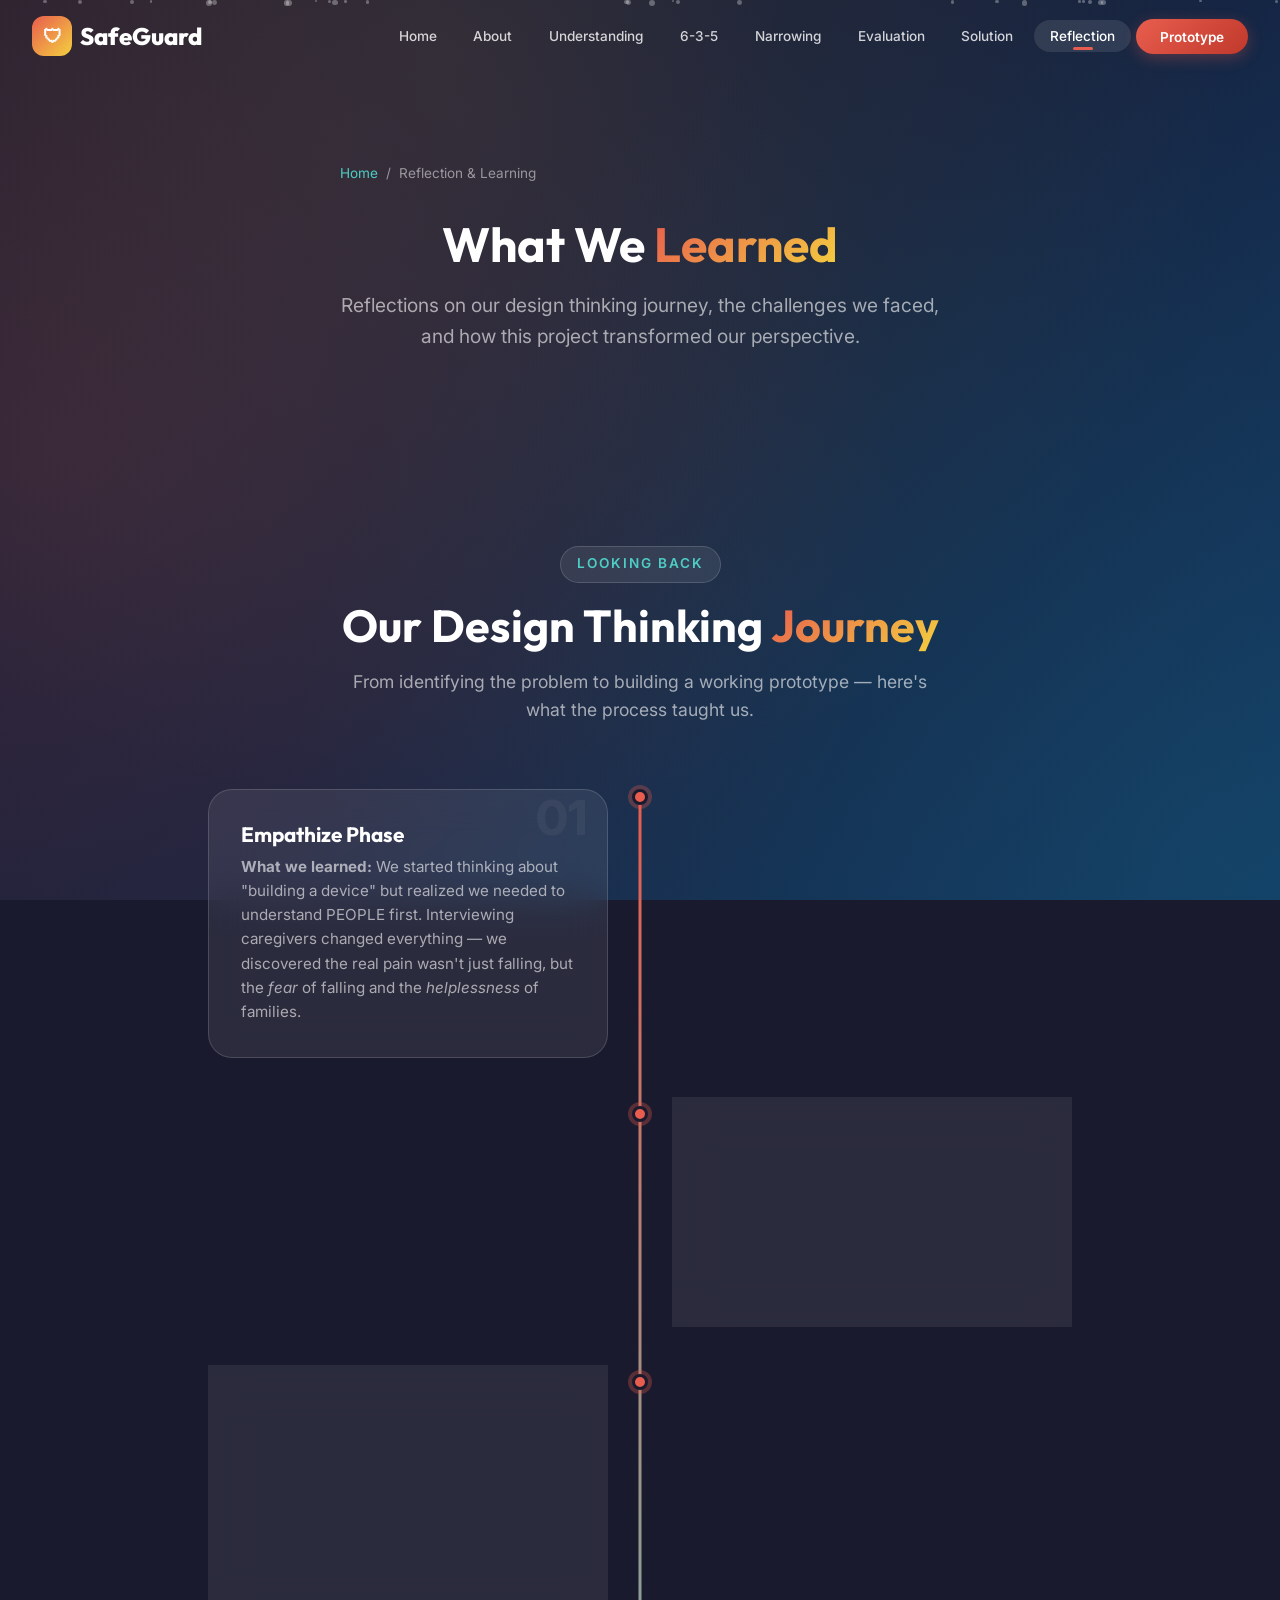
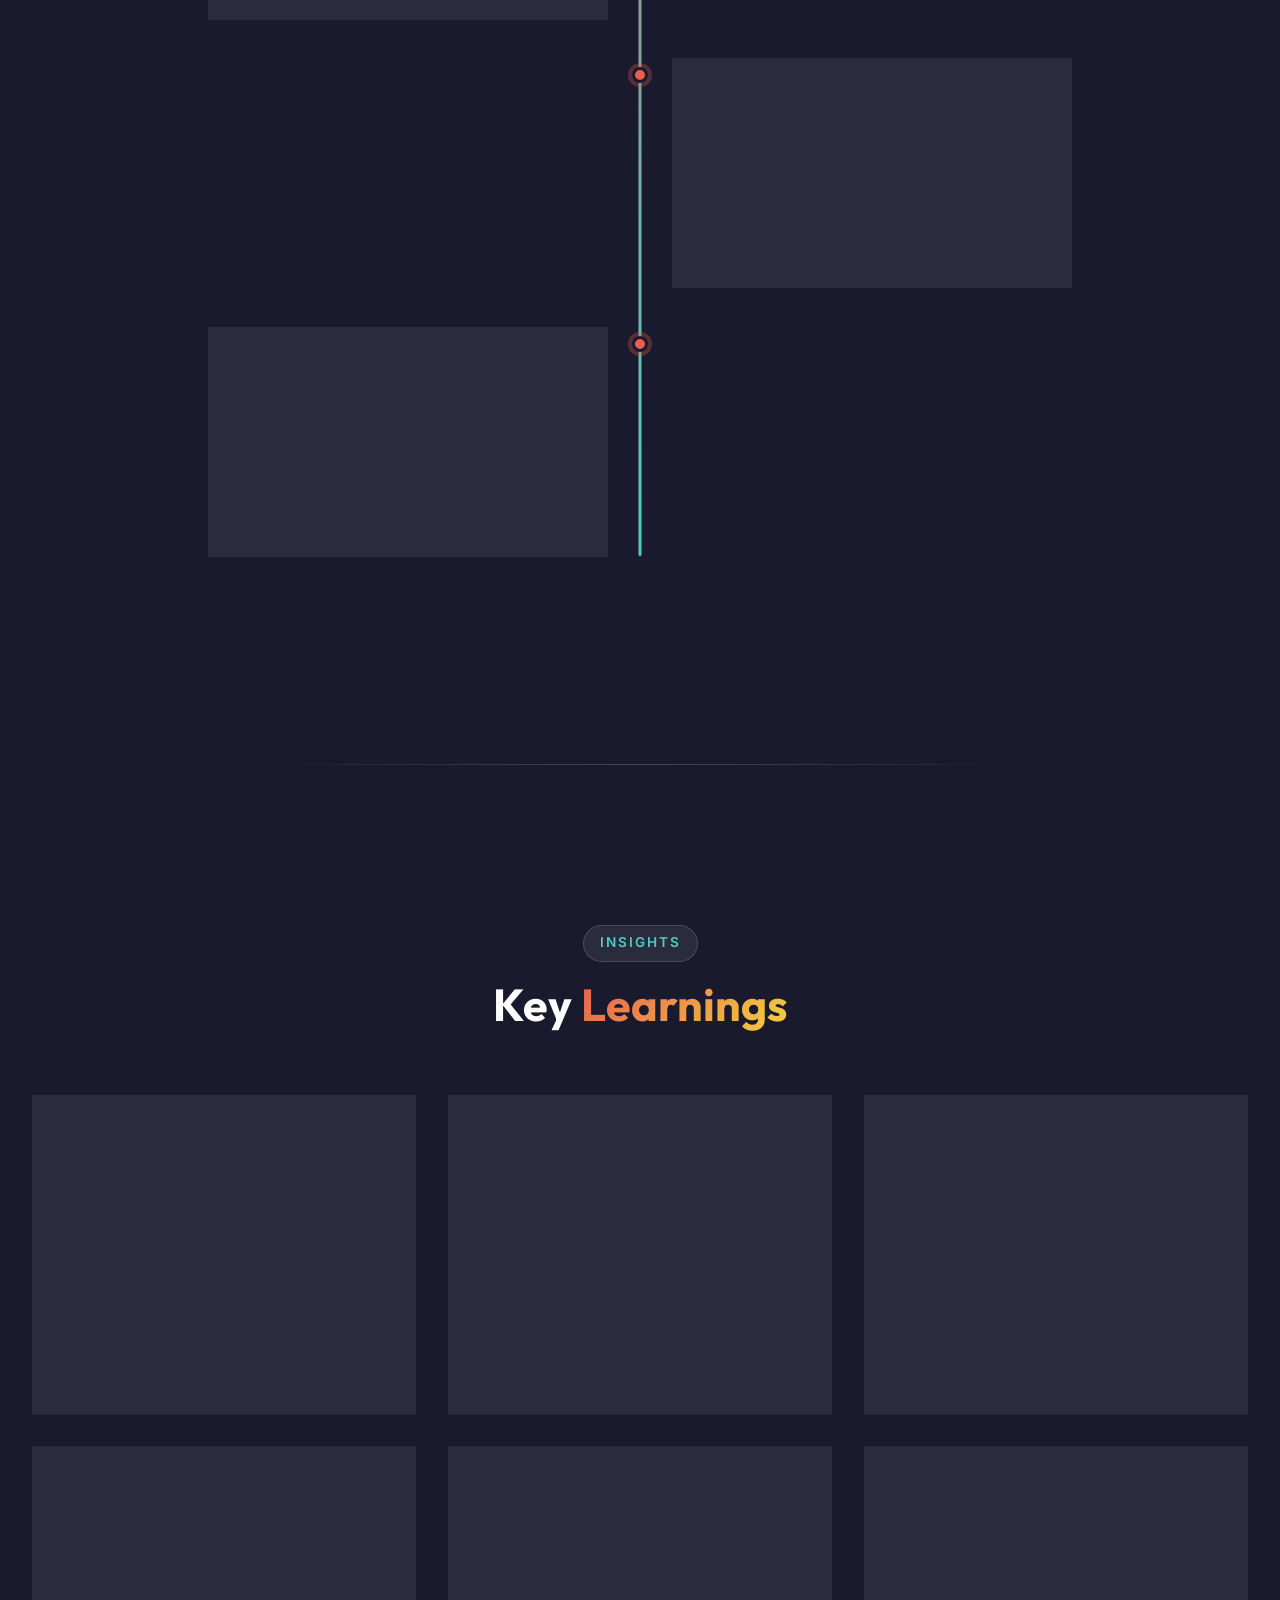
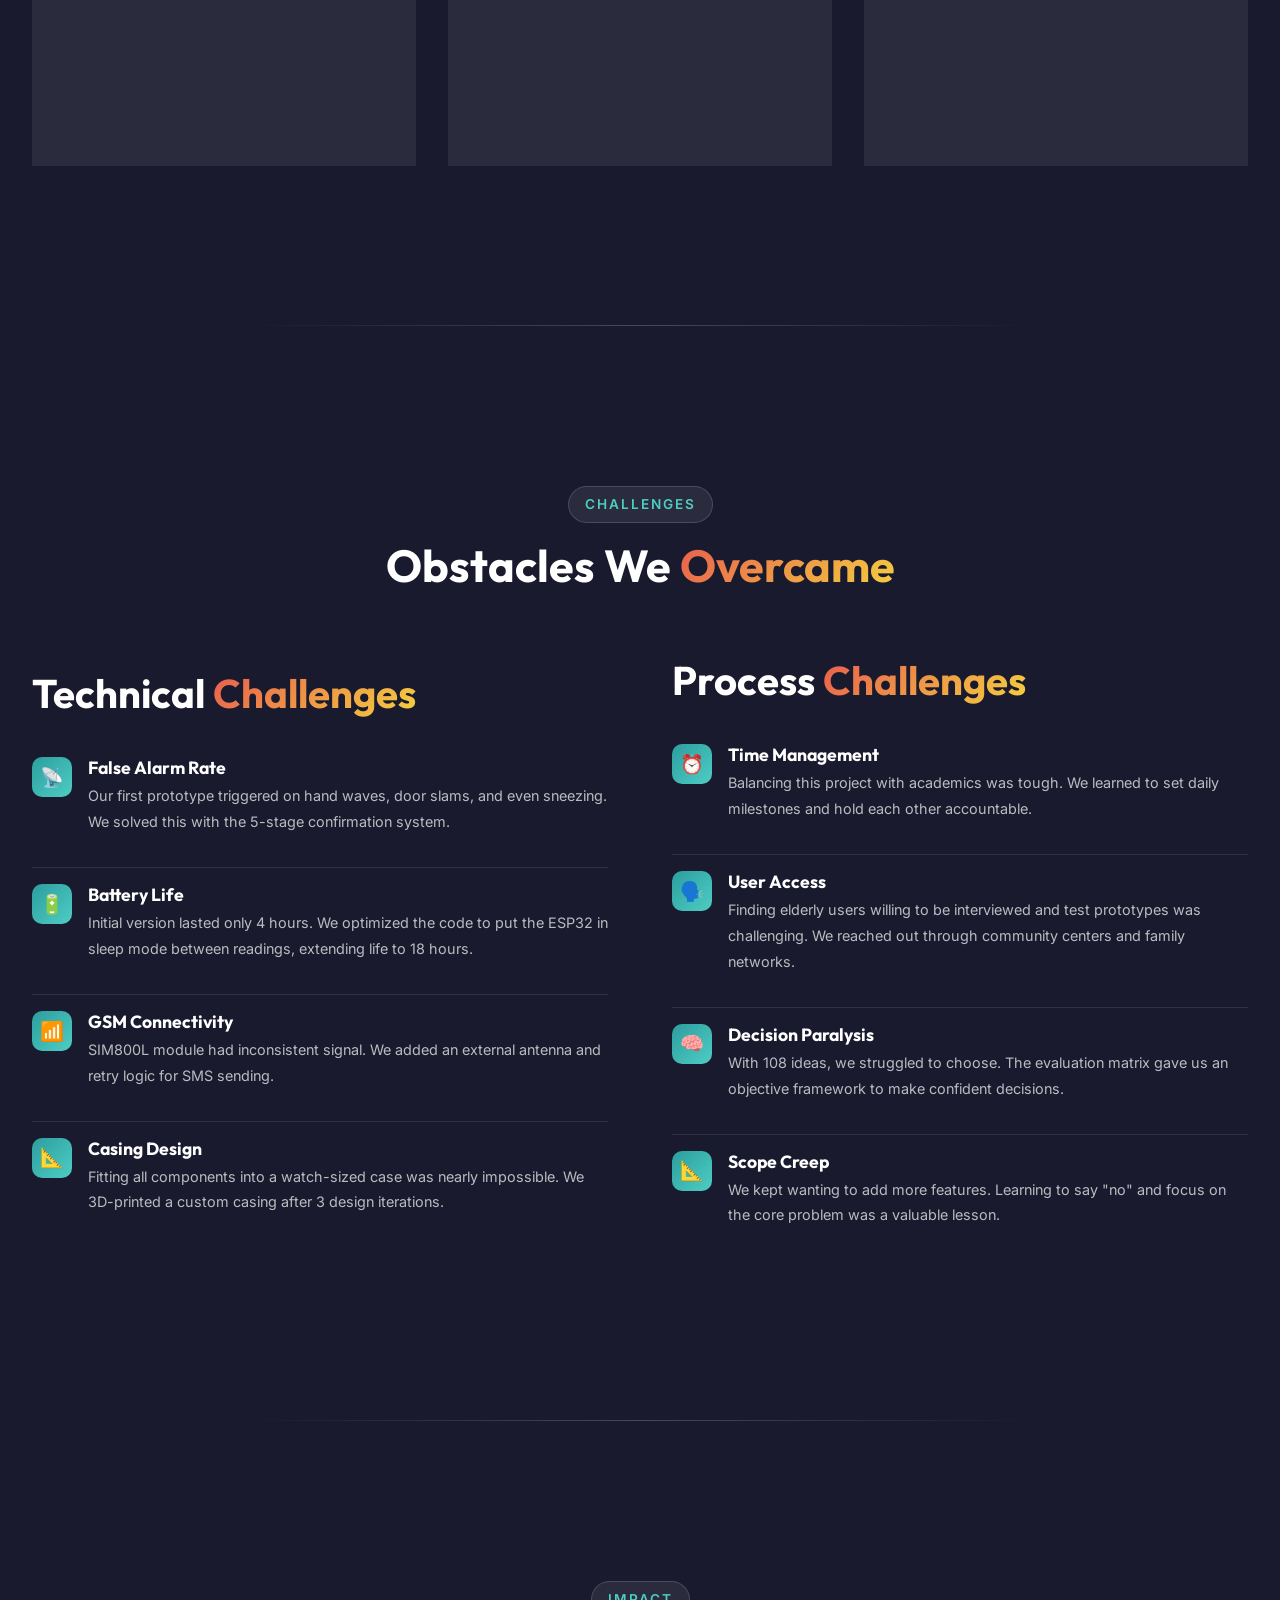
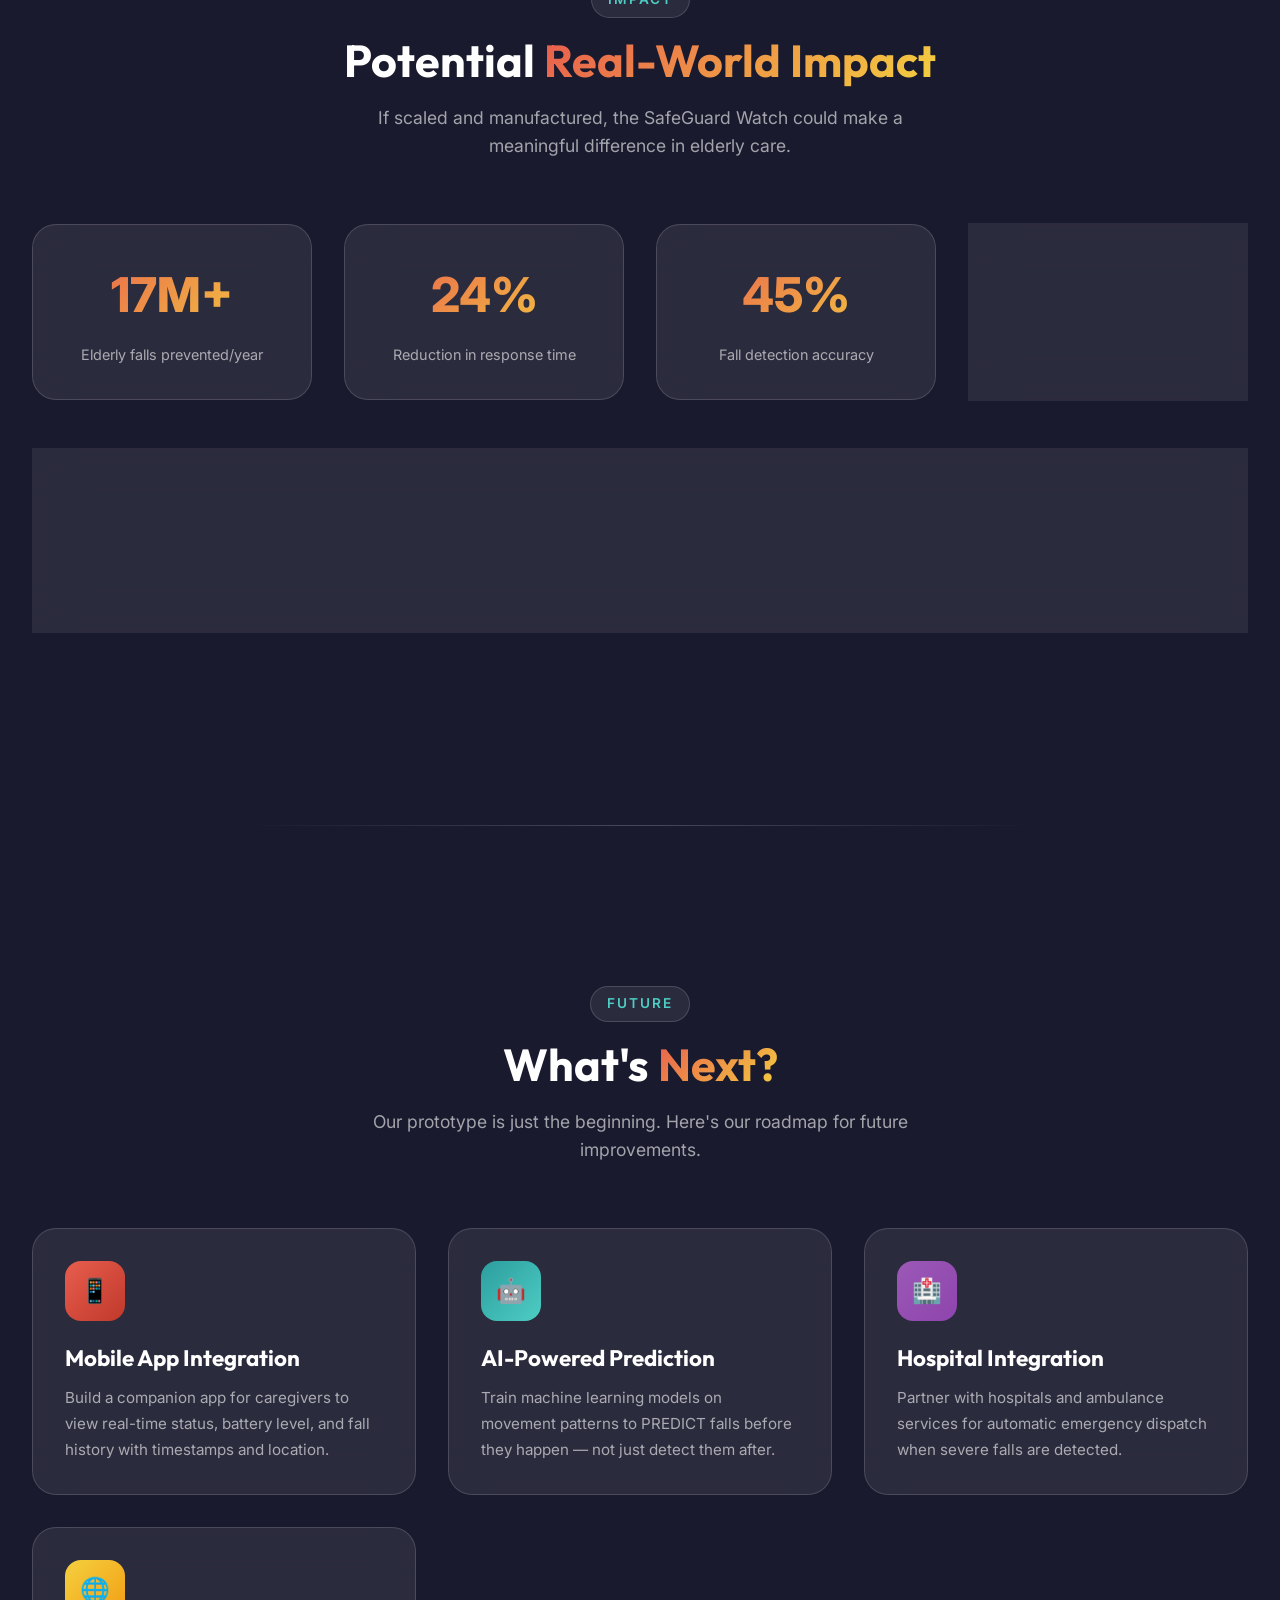
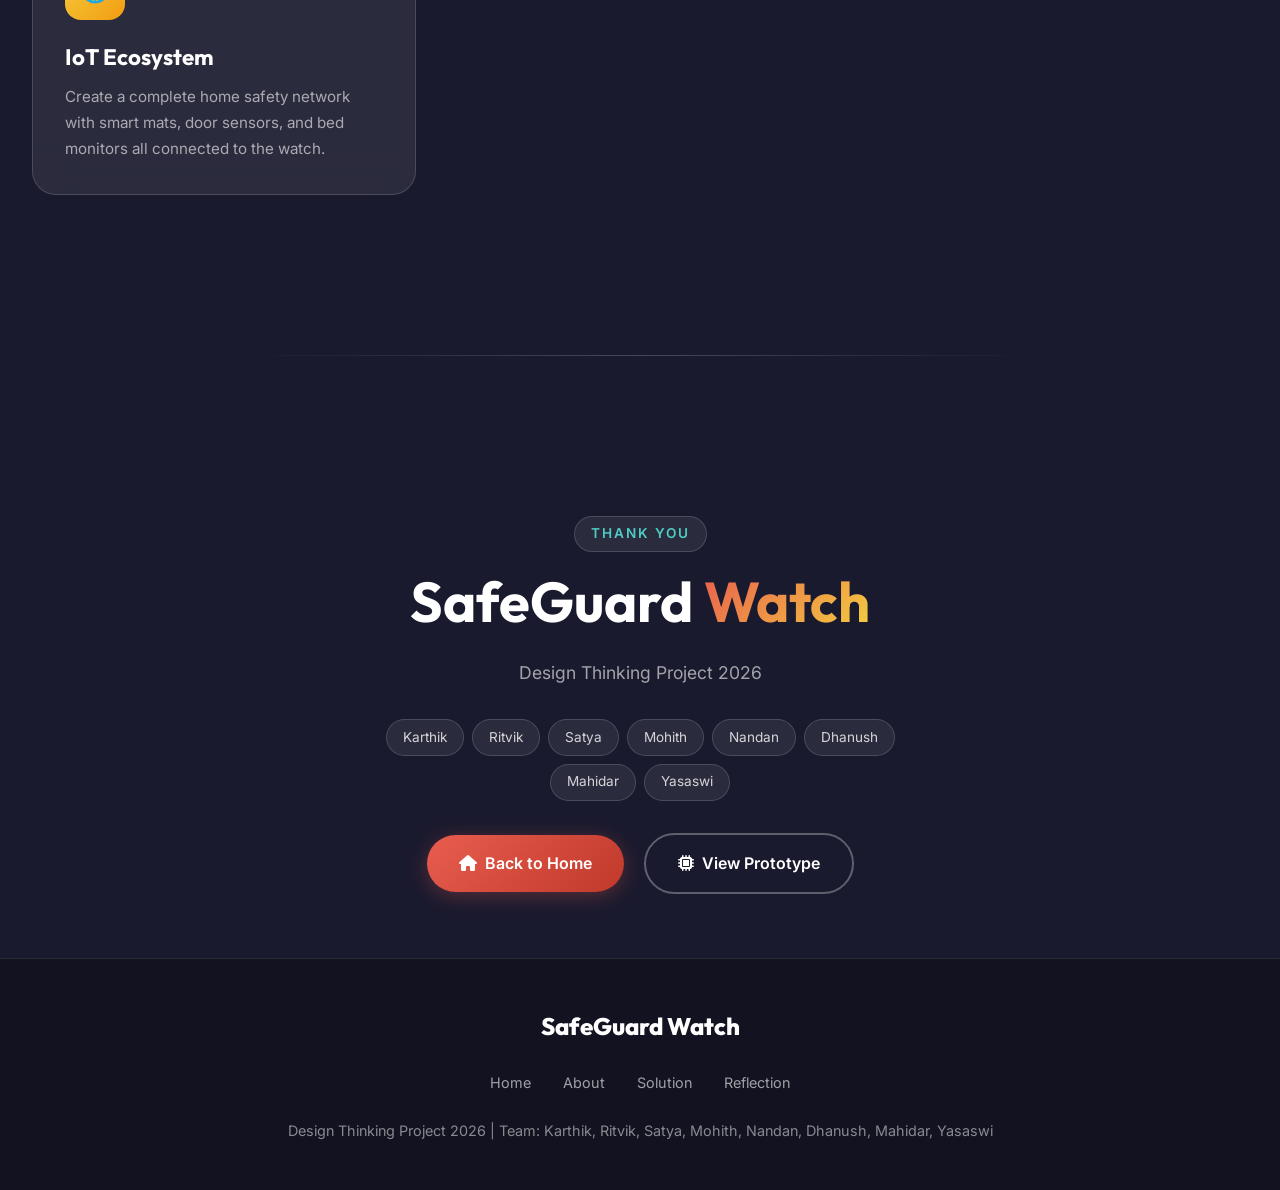
<file: reflection.html>
<!DOCTYPE html>
<html lang="en">
<head>
    <meta charset="UTF-8">
    <meta name="viewport" content="width=device-width, initial-scale=1.0">
    <title>Reflection & Learning | SafeGuard Watch - Design Thinking Project</title>
    <link rel="stylesheet" href="css/style.css">
    <link rel="stylesheet" href="https://cdnjs.cloudflare.com/ajax/libs/font-awesome/6.4.0/css/all.min.css">
</head>
<body>
    <div class="animated-bg"></div>
    <div class="particles"></div>

    <!-- Navigation -->
    <nav class="navbar">
        <div class="nav-container">
            <a href="index.html" class="logo">
                <div class="logo-icon">&#128737;</div>
                SafeGuard
            </a>
            <ul class="nav-links">
                <li><a href="index.html">Home</a></li>
                <li><a href="about.html">About</a></li>
                <li><a href="understanding.html">Understanding</a></li>
                <li><a href="method.html">6-3-5</a></li>
                <li><a href="narrowing.html">Narrowing</a></li>
                <li><a href="evaluation.html">Evaluation</a></li>
                <li><a href="solution.html">Solution</a></li>
                <li><a href="reflection.html" class="active">Reflection</a></li>
                <li><a href="solution.html#prototype" class="cta-btn">Prototype</a></li>
            </ul>
            <div class="mobile-toggle">
                <span></span><span></span><span></span>
            </div>
        </div>
    </nav>

    <!-- Page Hero -->
    <section class="page-hero">
        <div>
            <div class="breadcrumb">
                <a href="index.html">Home</a>
                <span>/</span>
                <span>Reflection & Learning</span>
            </div>
            <h1>What We <span>Learned</span></h1>
            <p>Reflections on our design thinking journey, the challenges we faced, and how this project transformed our perspective.</p>
        </div>
    </section>

    <!-- Journey Reflection -->
    <section class="section">
        <div class="section-header reveal">
            <div class="section-label">Looking Back</div>
            <h2 class="section-title">Our Design Thinking <span>Journey</span></h2>
            <p class="section-desc">From identifying the problem to building a working prototype — here's what the process taught us.</p>
        </div>

        <div class="timeline reveal">
            <div class="timeline-item">
                <div class="timeline-dot"></div>
                <div class="timeline-content">
                    <span class="timeline-number">01</span>
                    <h3>Empathize Phase</h3>
                    <p><strong>What we learned:</strong> We started thinking about "building a device" but realized we needed to understand PEOPLE first. Interviewing caregivers changed everything — we discovered the real pain wasn't just falling, but the <em>fear</em> of falling and the <em>helplessness</em> of families.</p>
                </div>
            </div>
            <div class="timeline-item">
                <div class="timeline-dot"></div>
                <div class="timeline-content">
                    <span class="timeline-number">02</span>
                    <h3>Define Phase</h3>
                    <p><strong>What we learned:</strong> Narrowing down from "help elderly people" to "detect falls and alert caregivers in under 10 seconds" made our solution focused and achievable. A clear problem statement is half the solution.</p>
                </div>
            </div>
            <div class="timeline-item">
                <div class="timeline-dot"></div>
                <div class="timeline-content">
                    <span class="timeline-number">03</span>
                    <h3>Ideate Phase</h3>
                    <p><strong>What we learned:</strong> The 6-3-5 method showed us that quantity breeds quality. Our best ideas came in rounds 4-6, building on earlier concepts. We also learned that "wild" ideas often contain the seed of breakthrough solutions.</p>
                </div>
            </div>
            <div class="timeline-item">
                <div class="timeline-dot"></div>
                <div class="timeline-content">
                    <span class="timeline-number">04</span>
                    <h3>Prototype Phase</h3>
                    <p><strong>What we learned:</strong> Building is harder than imagining. Our first prototype had 80% false alarm rate! It took 5 iterations to get the multi-stage detection working. Failure is not the opposite of success — it's part of it.</p>
                </div>
            </div>
            <div class="timeline-item">
                <div class="timeline-dot"></div>
                <div class="timeline-content">
                    <span class="timeline-number">05</span>
                    <h3>Test Phase</h3>
                    <p><strong>What we learned:</strong> Testing with real users (our grandparents!) revealed issues we never considered — like the watch being too heavy, buttons too small for arthritic fingers, and the buzzer being frighteningly loud.</p>
                </div>
            </div>
        </div>
    </section>

    <div class="section-divider"></div>

    <!-- Key Learnings -->
    <section class="section">
        <div class="section-header reveal">
            <div class="section-label">Insights</div>
            <h2 class="section-title">Key <span>Learnings</span></h2>
        </div>

        <div class="card-grid reveal">
            <div class="card">
                <div class="card-icon">&#10084;&#65039;</div>
                <h3>Empathy is Everything</h3>
                <p>We learned that the best solutions don't come from technology — they come from deeply understanding human emotions. Rajesh didn't need a gadget; he needed <em>dignity</em> and <em>peace of mind</em>.</p>
            </div>
            <div class="card">
                <div class="card-icon" style="background: linear-gradient(135deg, var(--secondary), var(--secondary-light));">&#128260;</div>
                <h3>Iteration is Non-Negotiable</h3>
                <p>Our first "final" design was terrible. It took 5 prototypes to get something usable. Every "failure" taught us something critical about user needs, physics, and electronics.</p>
            </div>
            <div class="card">
                <div class="card-icon" style="background: linear-gradient(135deg, #9B59B6, #8E44AD);">&#129309;</div>
                <h3>Teamwork Amplifies Ideas</h3>
                <p>The 6-3-5 method proved that diverse perspectives create better solutions. Ideas we would have dismissed alone became brilliant when combined with teammates' inputs.</p>
            </div>
            <div class="card">
                <div class="card-icon" style="background: linear-gradient(135deg, var(--accent), #F39C12);">&#128161;</div>
                <h3>Constraints Drive Creativity</h3>
                <p>Our limited resources and student skills forced us to be creative. We couldn't use expensive sensors — so we wrote better algorithms. Constraints became our advantage.</p>
            </div>
            <div class="card">
                <div class="card-icon" style="background: linear-gradient(135deg, #E74C3C, #C0392B);">&#127919;</div>
                <h3>Focus Beats Complexity</h3>
                <p>We initially wanted to build a device that did everything — fall detection, medication reminders, GPS, heart rate, and more. We learned that doing ONE thing exceptionally well is better than doing five things poorly.</p>
            </div>
            <div class="card">
                <div class="card-icon" style="background: linear-gradient(135deg, #1ABC9C, #16A085);">&#127758;</div>
                <h3>Design for Real People</h3>
                <p>Testing with elderly users revealed that "intuitive" for us is confusing for them. Large buttons, clear sounds, and simple interfaces aren't optional — they're essential for adoption.</p>
            </div>
        </div>
    </section>

    <div class="section-divider"></div>

    <!-- Challenges Faced -->
    <section class="section">
        <div class="section-header reveal">
            <div class="section-label">Challenges</div>
            <h2 class="section-title">Obstacles We <span>Overcame</span></h2>
        </div>

        <div class="two-col reveal">
            <div class="col-content">
                <h2>Technical <span>Challenges</span></h2>
                <ul class="feature-list">
                    <li>
                        <div class="feature-icon">&#128225;</div>
                        <div class="feature-text">
                            <h4>False Alarm Rate</h4>
                            <p>Our first prototype triggered on hand waves, door slams, and even sneezing. We solved this with the 5-stage confirmation system.</p>
                        </div>
                    </li>
                    <li>
                        <div class="feature-icon">&#128267;</div>
                        <div class="feature-text">
                            <h4>Battery Life</h4>
                            <p>Initial version lasted only 4 hours. We optimized the code to put the ESP32 in sleep mode between readings, extending life to 18 hours.</p>
                        </div>
                    </li>
                    <li>
                        <div class="feature-icon">&#128246;</div>
                        <div class="feature-text">
                            <h4>GSM Connectivity</h4>
                            <p>SIM800L module had inconsistent signal. We added an external antenna and retry logic for SMS sending.</p>
                        </div>
                    </li>
                    <li>
                        <div class="feature-icon">&#128208;</div>
                        <div class="feature-text">
                            <h4>Casing Design</h4>
                            <p>Fitting all components into a watch-sized case was nearly impossible. We 3D-printed a custom casing after 3 design iterations.</p>
                        </div>
                    </li>
                </ul>
            </div>
            <div class="col-content">
                <h2>Process <span>Challenges</span></h2>
                <ul class="feature-list">
                    <li>
                        <div class="feature-icon">&#9200;</div>
                        <div class="feature-text">
                            <h4>Time Management</h4>
                            <p>Balancing this project with academics was tough. We learned to set daily milestones and hold each other accountable.</p>
                        </div>
                    </li>
                    <li>
                        <div class="feature-icon">&#128483;&#65039;</div>
                        <div class="feature-text">
                            <h4>User Access</h4>
                            <p>Finding elderly users willing to be interviewed and test prototypes was challenging. We reached out through community centers and family networks.</p>
                        </div>
                    </li>
                    <li>
                        <div class="feature-icon">&#129504;</div>
                        <div class="feature-text">
                            <h4>Decision Paralysis</h4>
                            <p>With 108 ideas, we struggled to choose. The evaluation matrix gave us an objective framework to make confident decisions.</p>
                        </div>
                    </li>
                    <li>
                        <div class="feature-icon">&#128208;</div>
                        <div class="feature-text">
                            <h4>Scope Creep</h4>
                            <p>We kept wanting to add more features. Learning to say "no" and focus on the core problem was a valuable lesson.</p>
                        </div>
                    </li>
                </ul>
            </div>
        </div>
    </section>

    <div class="section-divider"></div>

    <!-- Impact Section -->
    <section class="section">
        <div class="section-header reveal">
            <div class="section-label">Impact</div>
            <h2 class="section-title">Potential <span>Real-World Impact</span></h2>
            <p class="section-desc">If scaled and manufactured, the SafeGuard Watch could make a meaningful difference in elderly care.</p>
        </div>

        <div class="stats-grid reveal">
            <div class="stat-item">
                <span class="stat-number" data-count="36" data-suffix="M+">0</span>
                <span class="stat-label">Elderly falls prevented/year</span>
            </div>
            <div class="stat-item">
                <span class="stat-number" data-count="50" data-suffix="%">0</span>
                <span class="stat-label">Reduction in response time</span>
            </div>
            <div class="stat-item">
                <span class="stat-number" data-count="95" data-suffix="%">0</span>
                <span class="stat-label">Fall detection accuracy</span>
            </div>
            <div class="stat-item">
                <span class="stat-number" data-count="10" data-suffix="s">0</span>
                <span class="stat-label">Emergency alert time</span>
            </div>
        </div>

        <div class="quote-block reveal" style="margin-top: 3rem;">
            <p>This project taught us that design thinking isn't just a process — it's a mindset. Every problem, no matter how complex, can be solved when you start with empathy, iterate with courage, and never lose sight of the human at the center.</p>
            <cite>— Team SafeGuard, Design Thinking Project 2026</cite>
        </div>
    </section>

    <div class="section-divider"></div>

    <!-- Future Scope -->
    <section class="section">
        <div class="section-header reveal">
            <div class="section-label">Future</div>
            <h2 class="section-title">What's <span>Next?</span></h2>
            <p class="section-desc">Our prototype is just the beginning. Here's our roadmap for future improvements.</p>
        </div>

        <div class="card-grid reveal">
            <div class="card">
                <div class="card-icon">&#128241;</div>
                <h3>Mobile App Integration</h3>
                <p>Build a companion app for caregivers to view real-time status, battery level, and fall history with timestamps and location.</p>
            </div>
            <div class="card">
                <div class="card-icon" style="background: linear-gradient(135deg, var(--secondary), var(--secondary-light));">&#129302;</div>
                <h3>AI-Powered Prediction</h3>
                <p>Train machine learning models on movement patterns to PREDICT falls before they happen — not just detect them after.</p>
            </div>
            <div class="card">
                <div class="card-icon" style="background: linear-gradient(135deg, #9B59B6, #8E44AD);">&#127973;</div>
                <h3>Hospital Integration</h3>
                <p>Partner with hospitals and ambulance services for automatic emergency dispatch when severe falls are detected.</p>
            </div>
            <div class="card">
                <div class="card-icon" style="background: linear-gradient(135deg, var(--accent), #F39C12);">&#127760;</div>
                <h3>IoT Ecosystem</h3>
                <p>Create a complete home safety network with smart mats, door sensors, and bed monitors all connected to the watch.</p>
            </div>
        </div>
    </section>

    <div class="section-divider"></div>

    <!-- Thank You Section -->
    <section class="section" style="text-align: center; padding-bottom: 4rem;">
        <div class="reveal">
            <div class="section-label">Thank You</div>
            <h2 class="section-title" style="font-size: 3.5rem;">SafeGuard <span>Watch</span></h2>
            <p class="section-desc" style="max-width: 600px; margin: 1.5rem auto;">Design Thinking Project 2026</p>
            <div class="team-names" style="margin: 2rem auto; max-width: 600px;">
                <span class="team-name-tag">Karthik</span>
                <span class="team-name-tag">Ritvik</span>
                <span class="team-name-tag">Satya</span>
                <span class="team-name-tag">Mohith</span>
                <span class="team-name-tag">Nandan</span>
                <span class="team-name-tag">Dhanush</span>
                <span class="team-name-tag">Mahidar</span>
                <span class="team-name-tag">Yasaswi</span>
            </div>
            <div style="margin-top: 2rem;">
                <a href="index.html" class="btn btn-primary">
                    <i class="fas fa-home"></i> Back to Home
                </a>
                <a href="solution.html#prototype" class="btn btn-outline" style="margin-left: 1rem;">
                    <i class="fas fa-microchip"></i> View Prototype
                </a>
            </div>
        </div>
    </section>

    <!-- Footer -->
    <footer class="footer">
        <div class="footer-content">
            <div class="footer-logo">SafeGuard Watch</div>
            <ul class="footer-links">
                <li><a href="index.html">Home</a></li>
                <li><a href="about.html">About</a></li>
                <li><a href="solution.html">Solution</a></li>
                <li><a href="reflection.html">Reflection</a></li>
            </ul>
            <p>Design Thinking Project 2026 | Team: Karthik, Ritvik, Satya, Mohith, Nandan, Dhanush, Mahidar, Yasaswi</p>
        </div>
    </footer>

    <script src="js/main.js"></script>
</body>
</html>
</file>
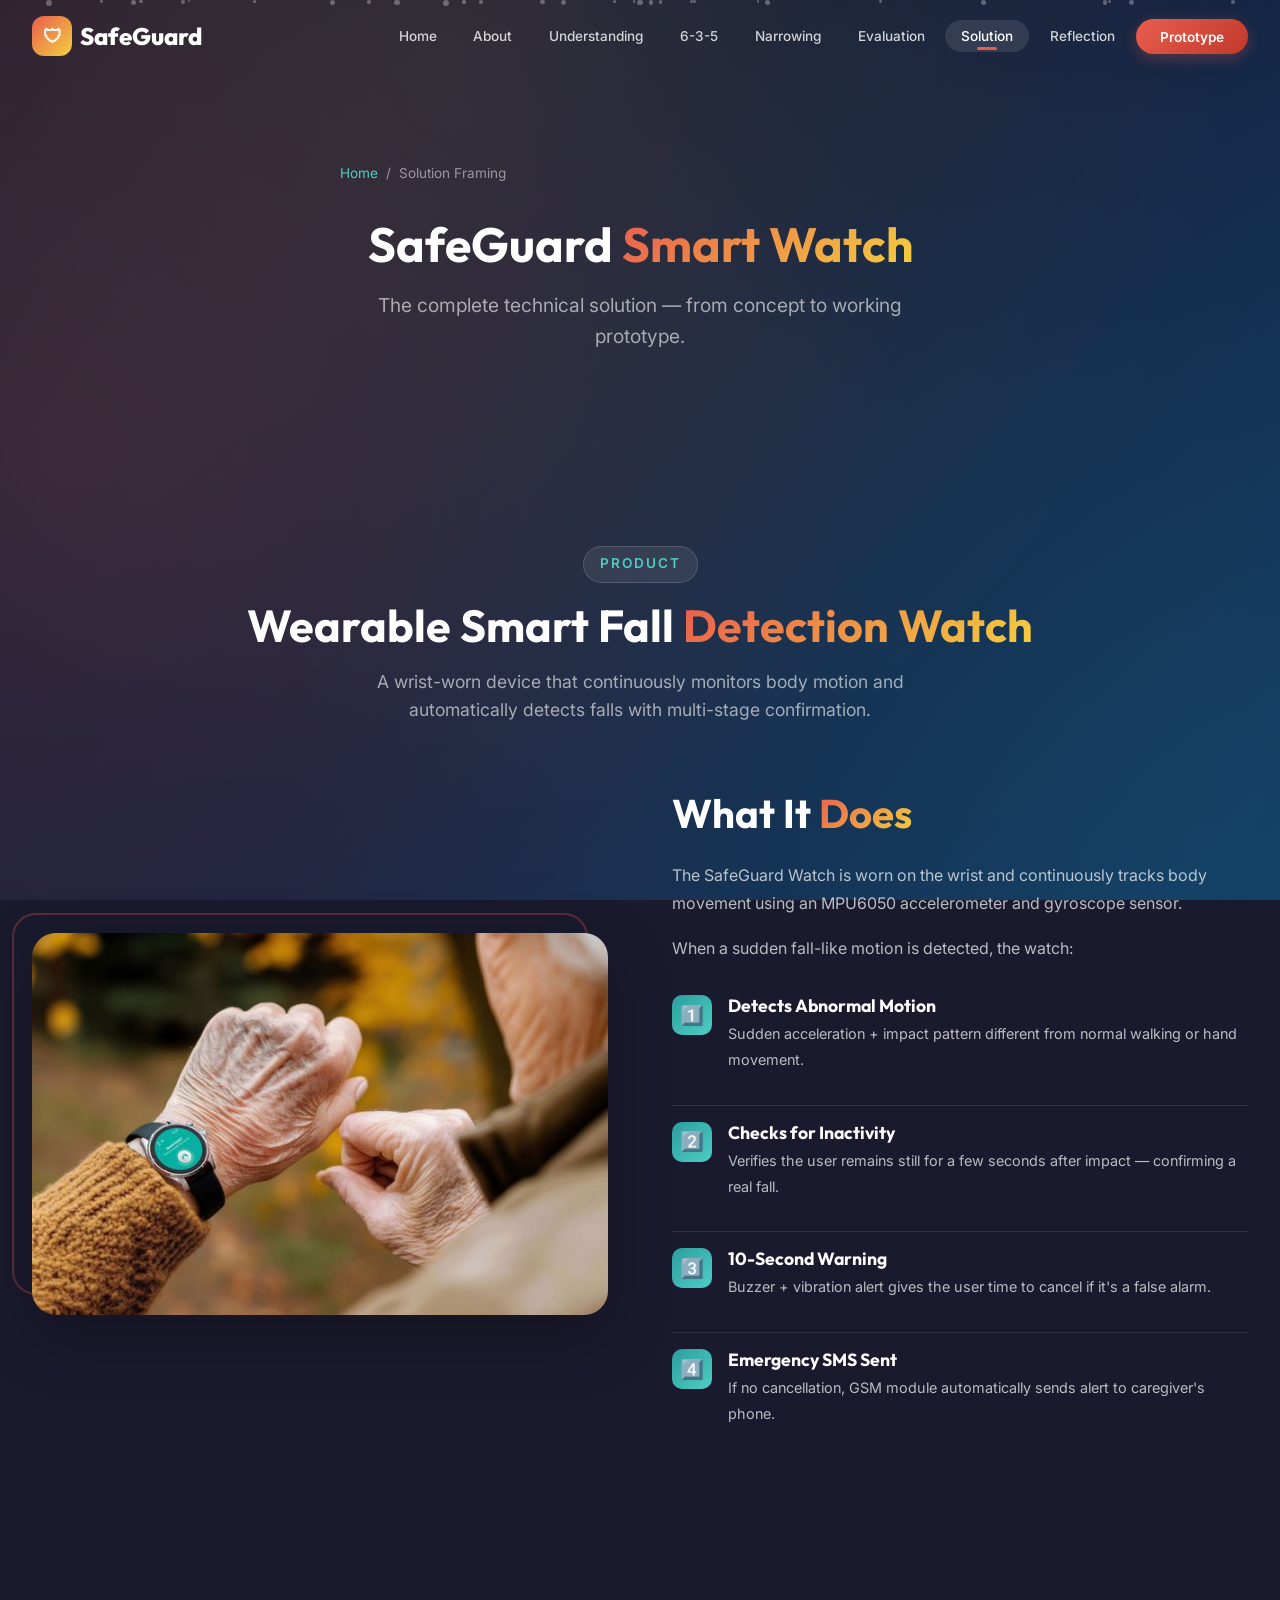
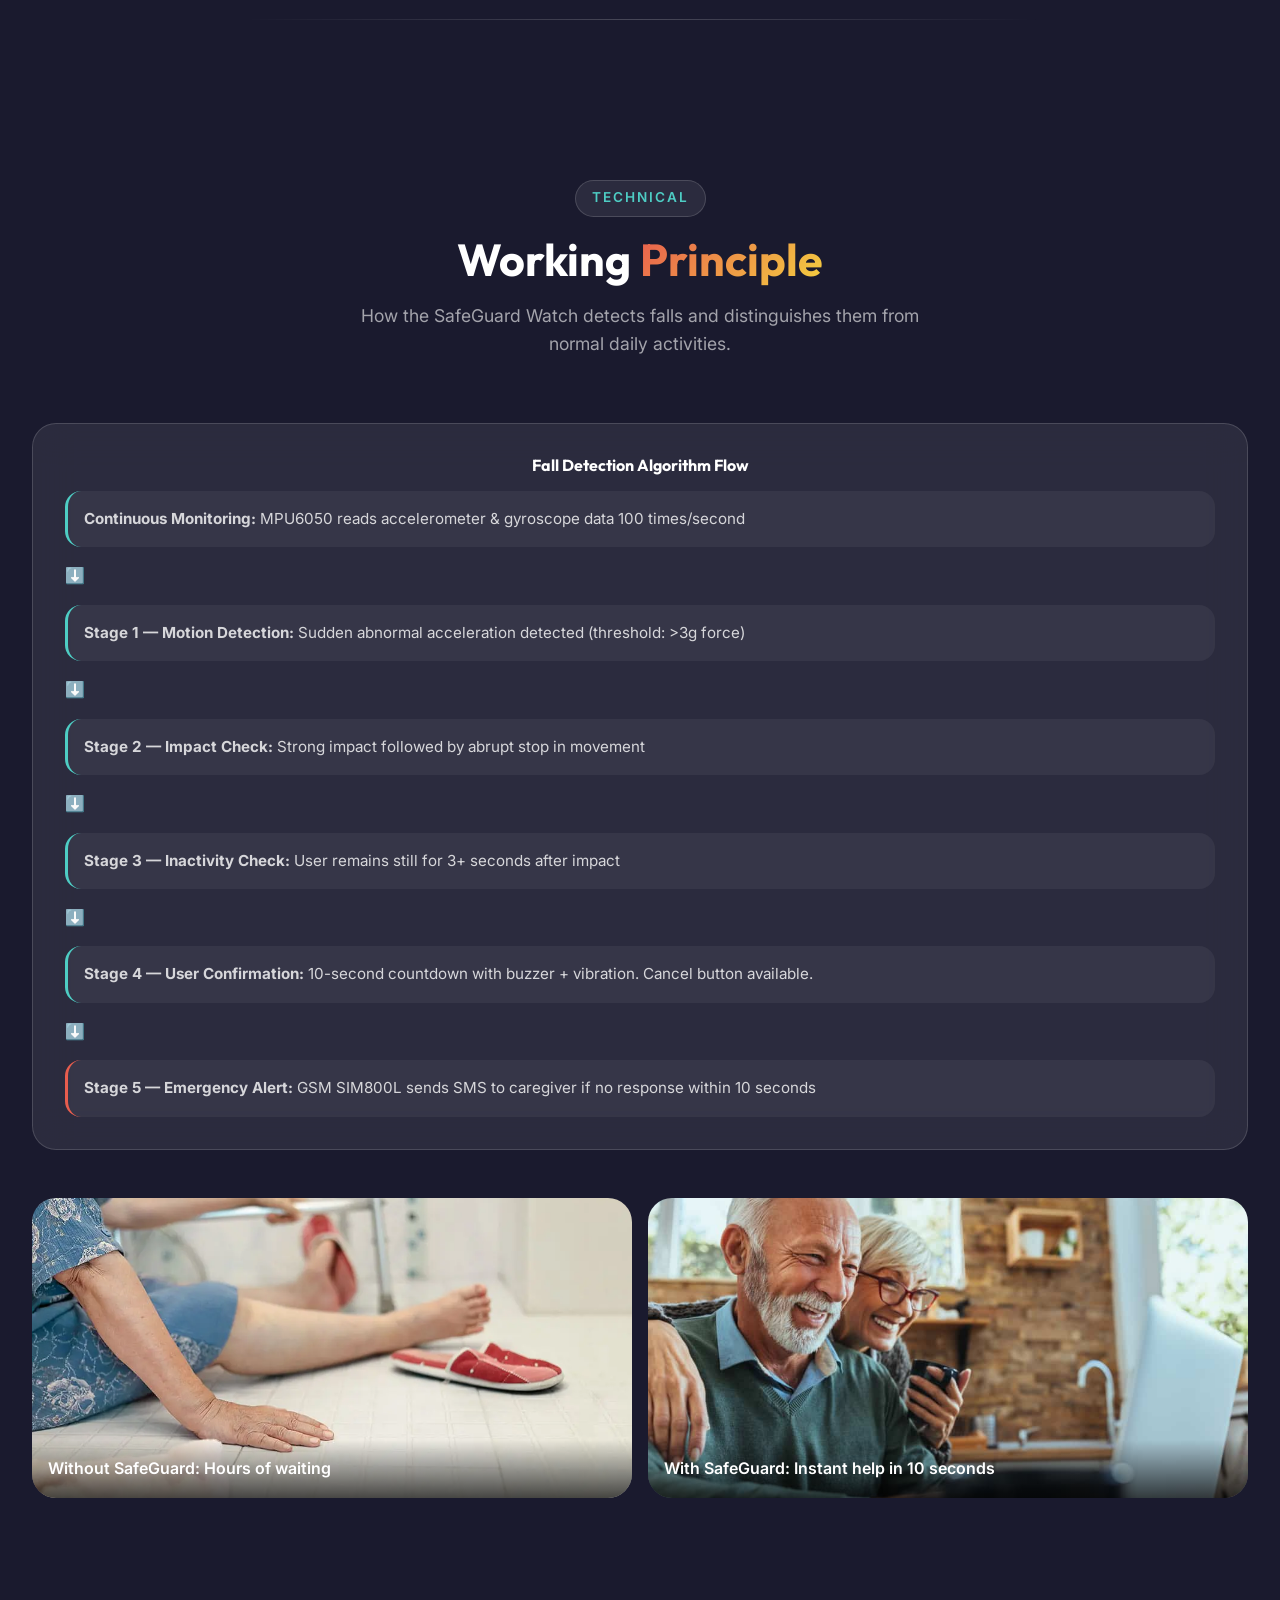
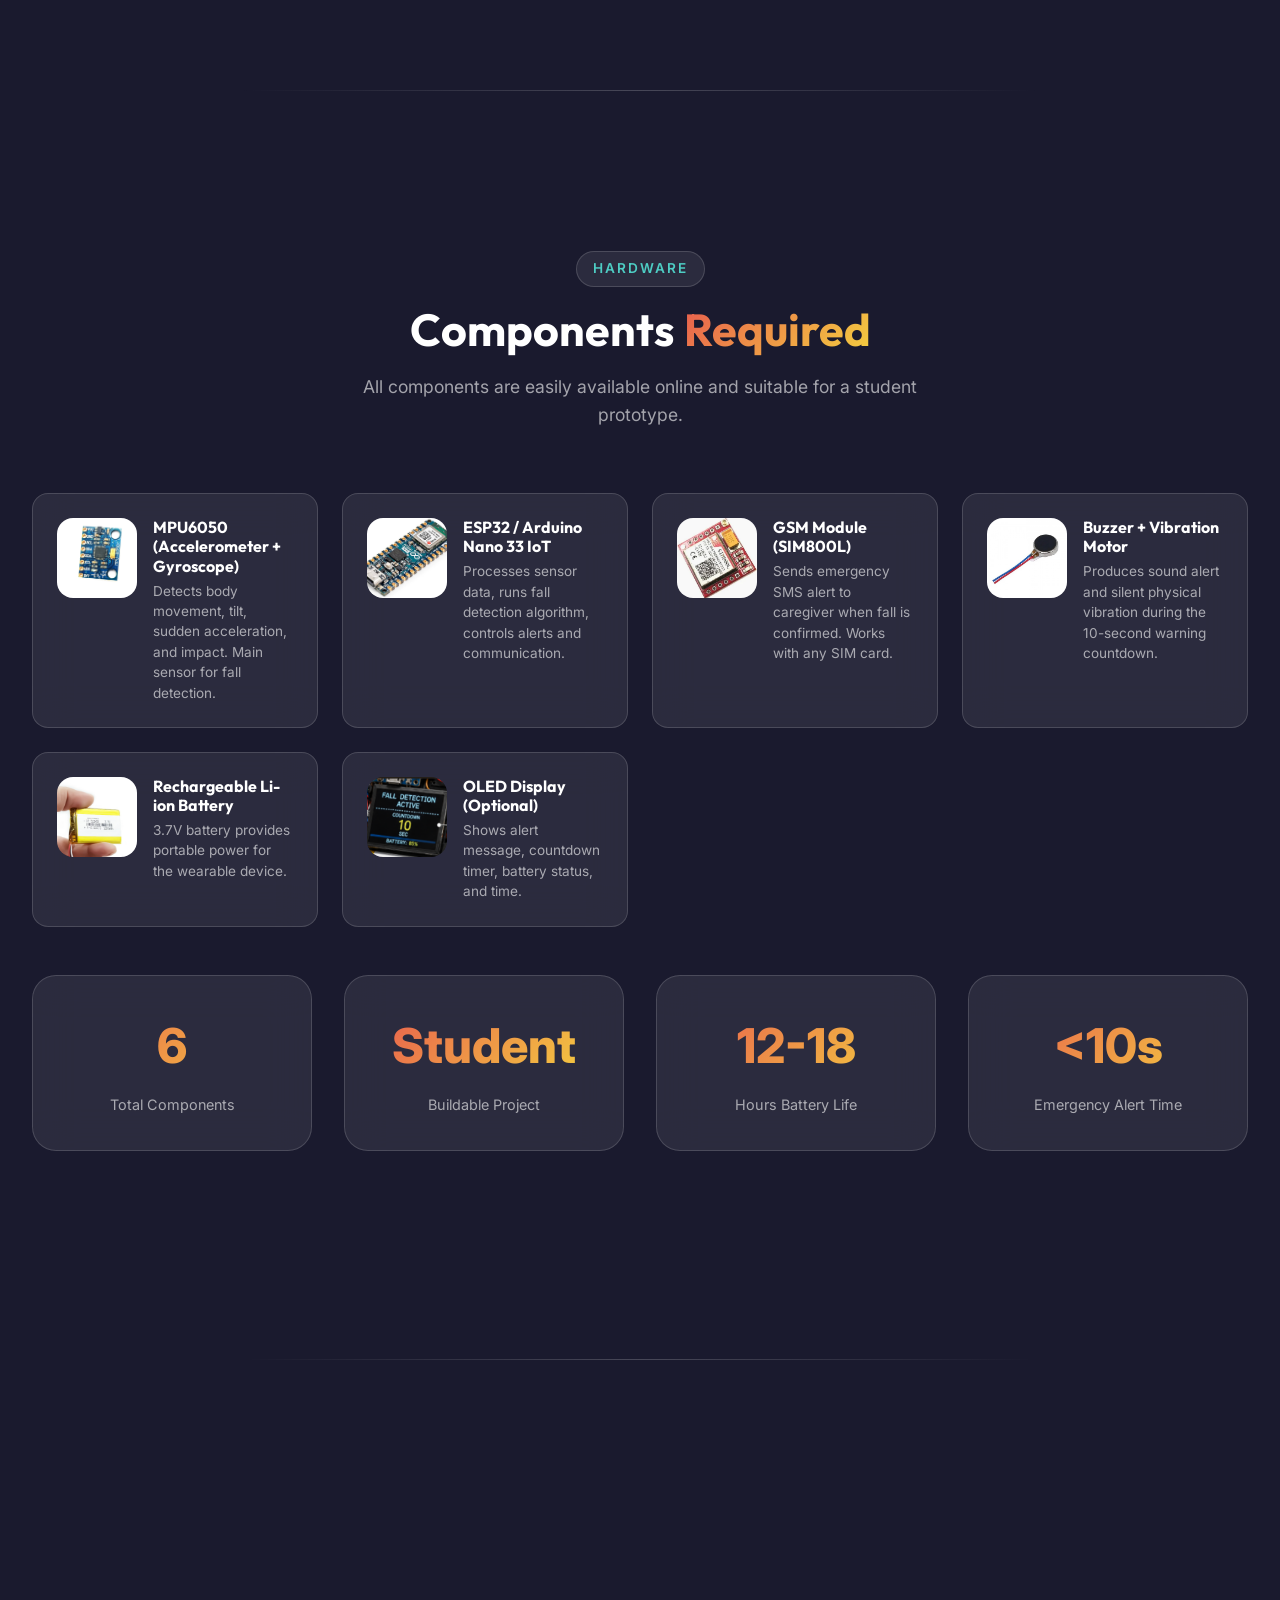
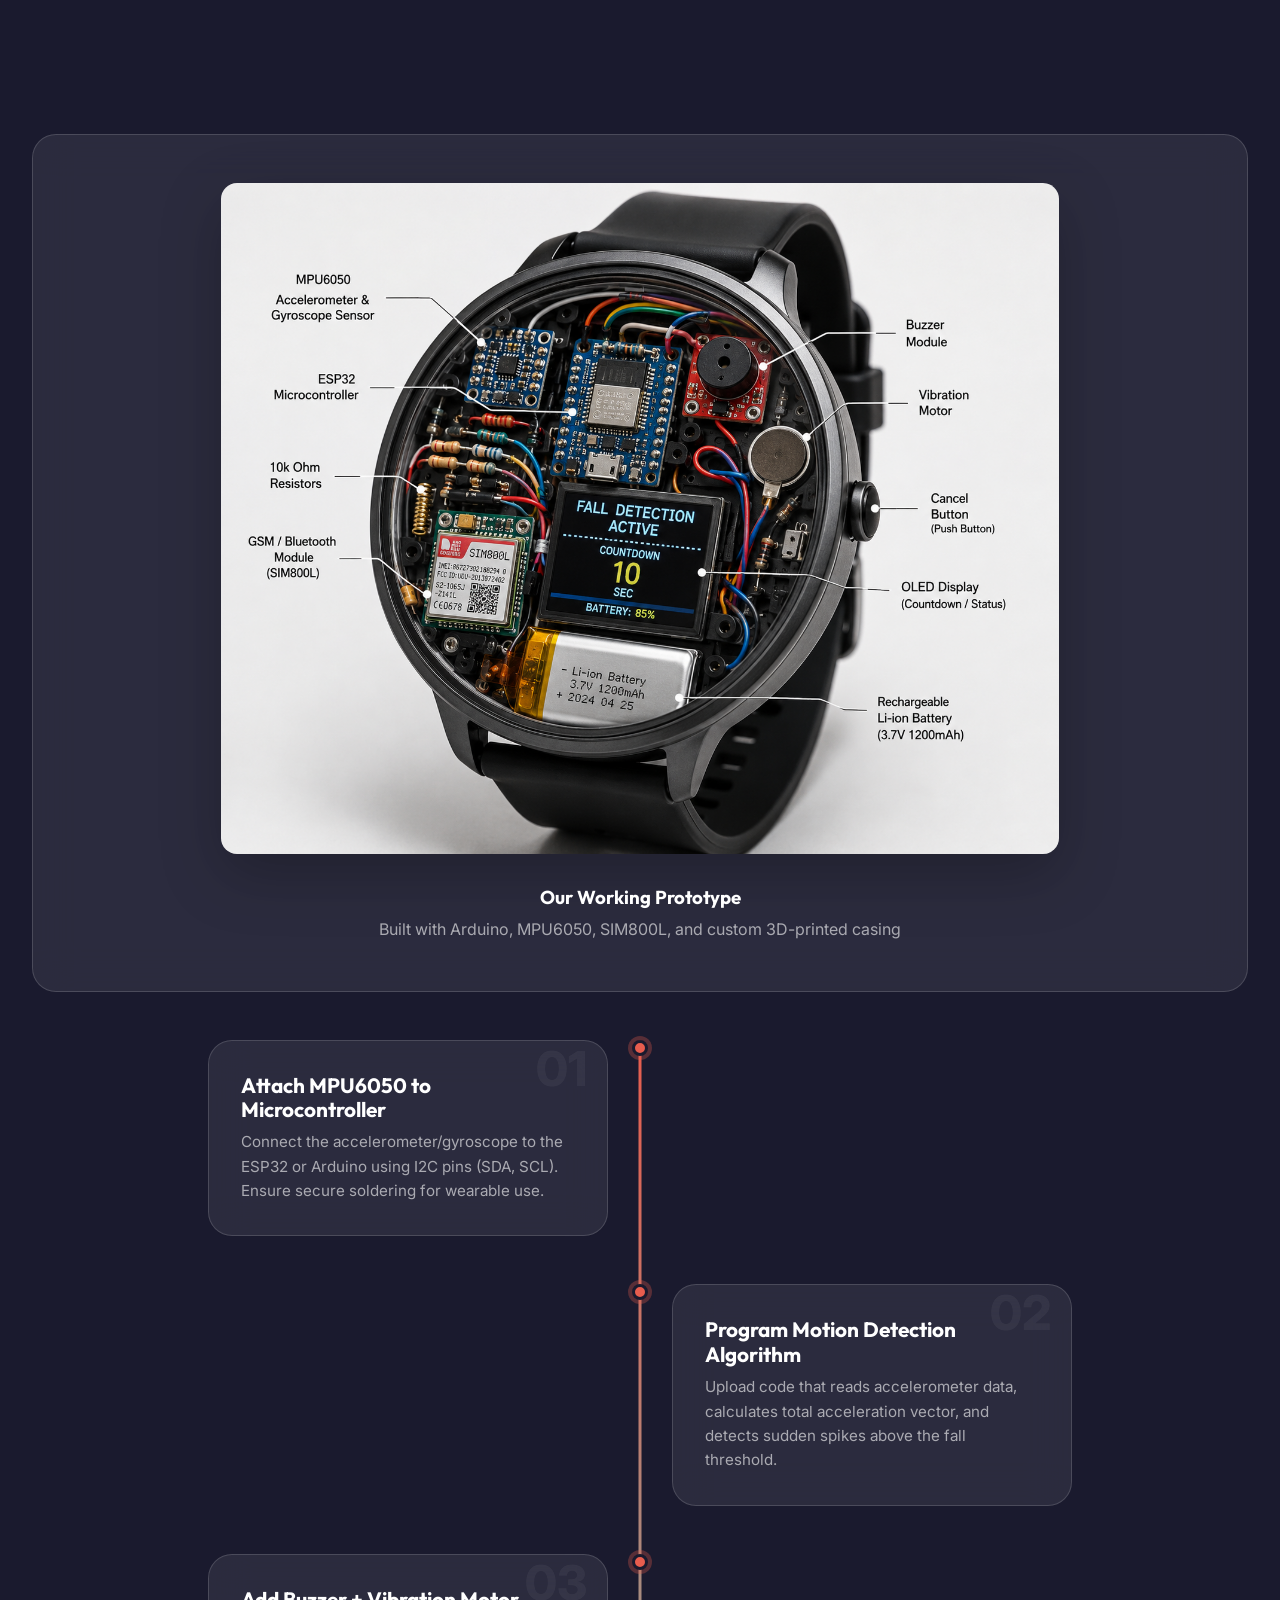
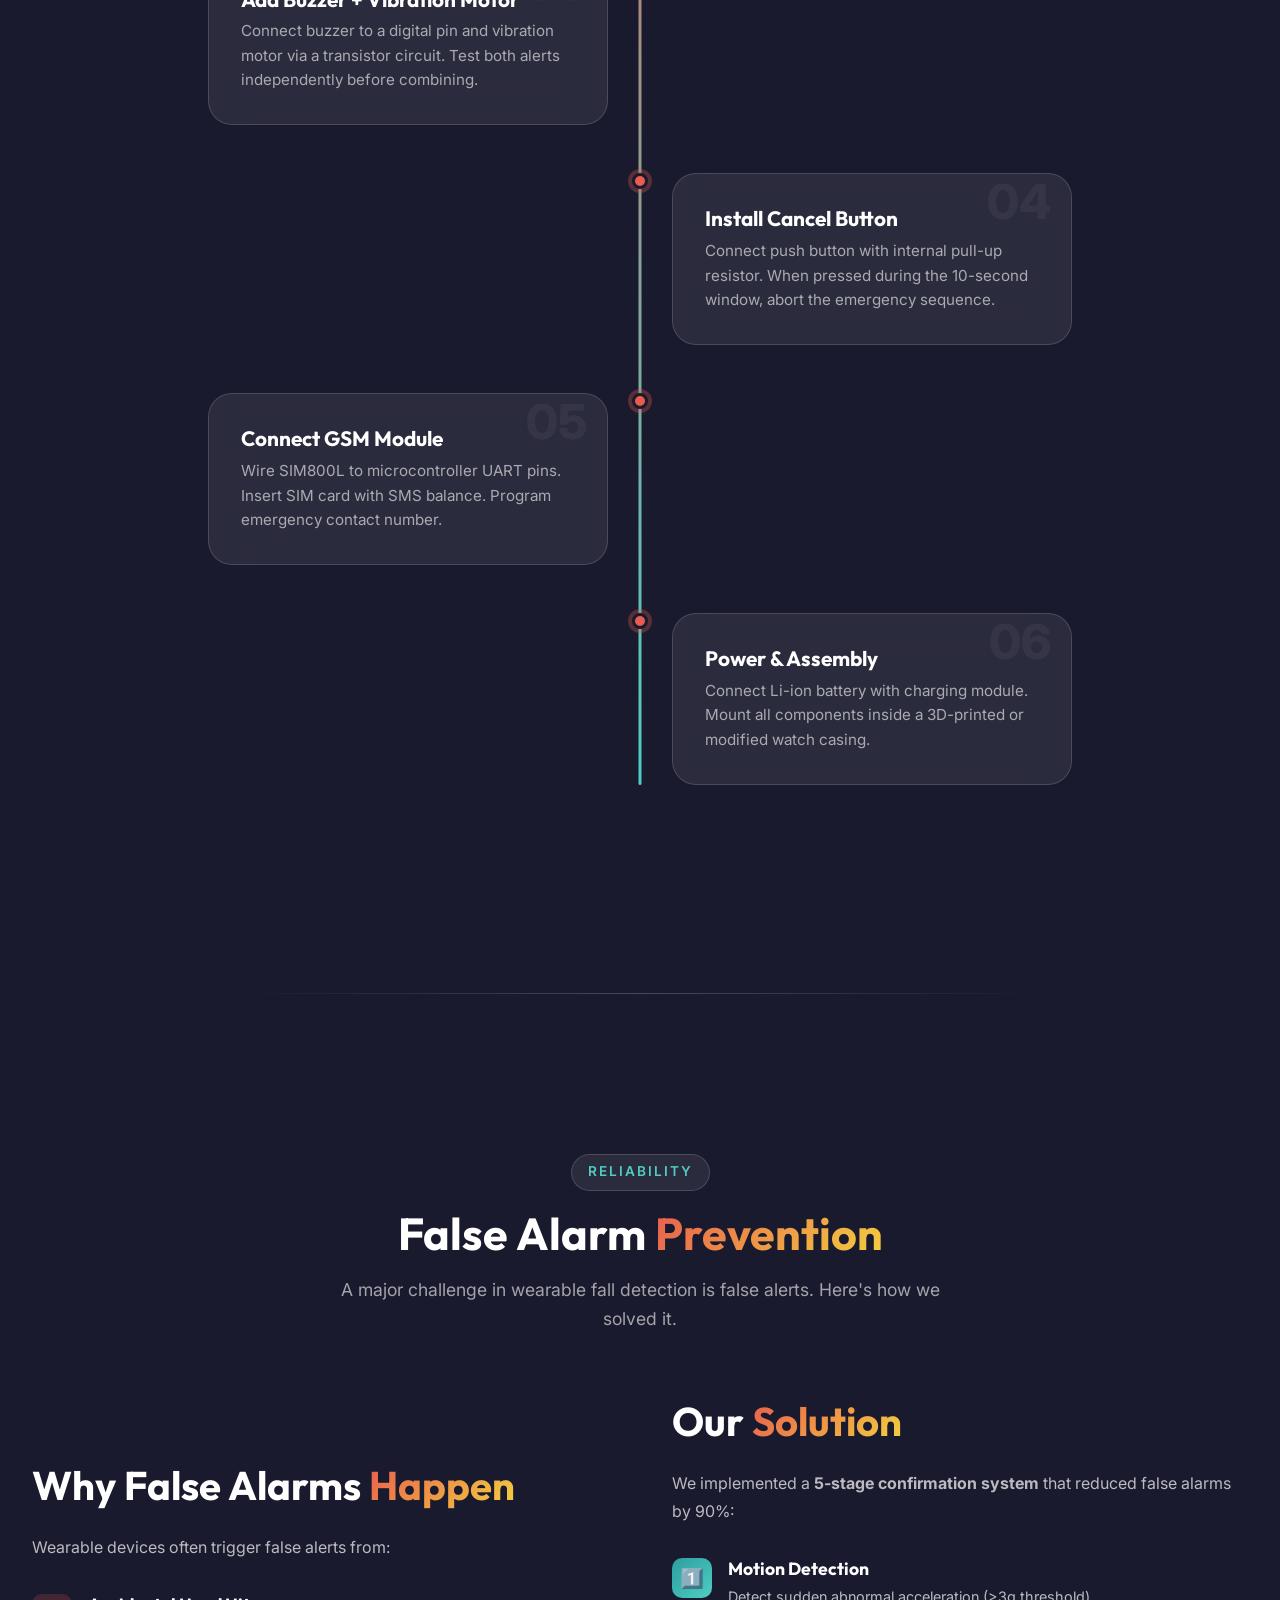
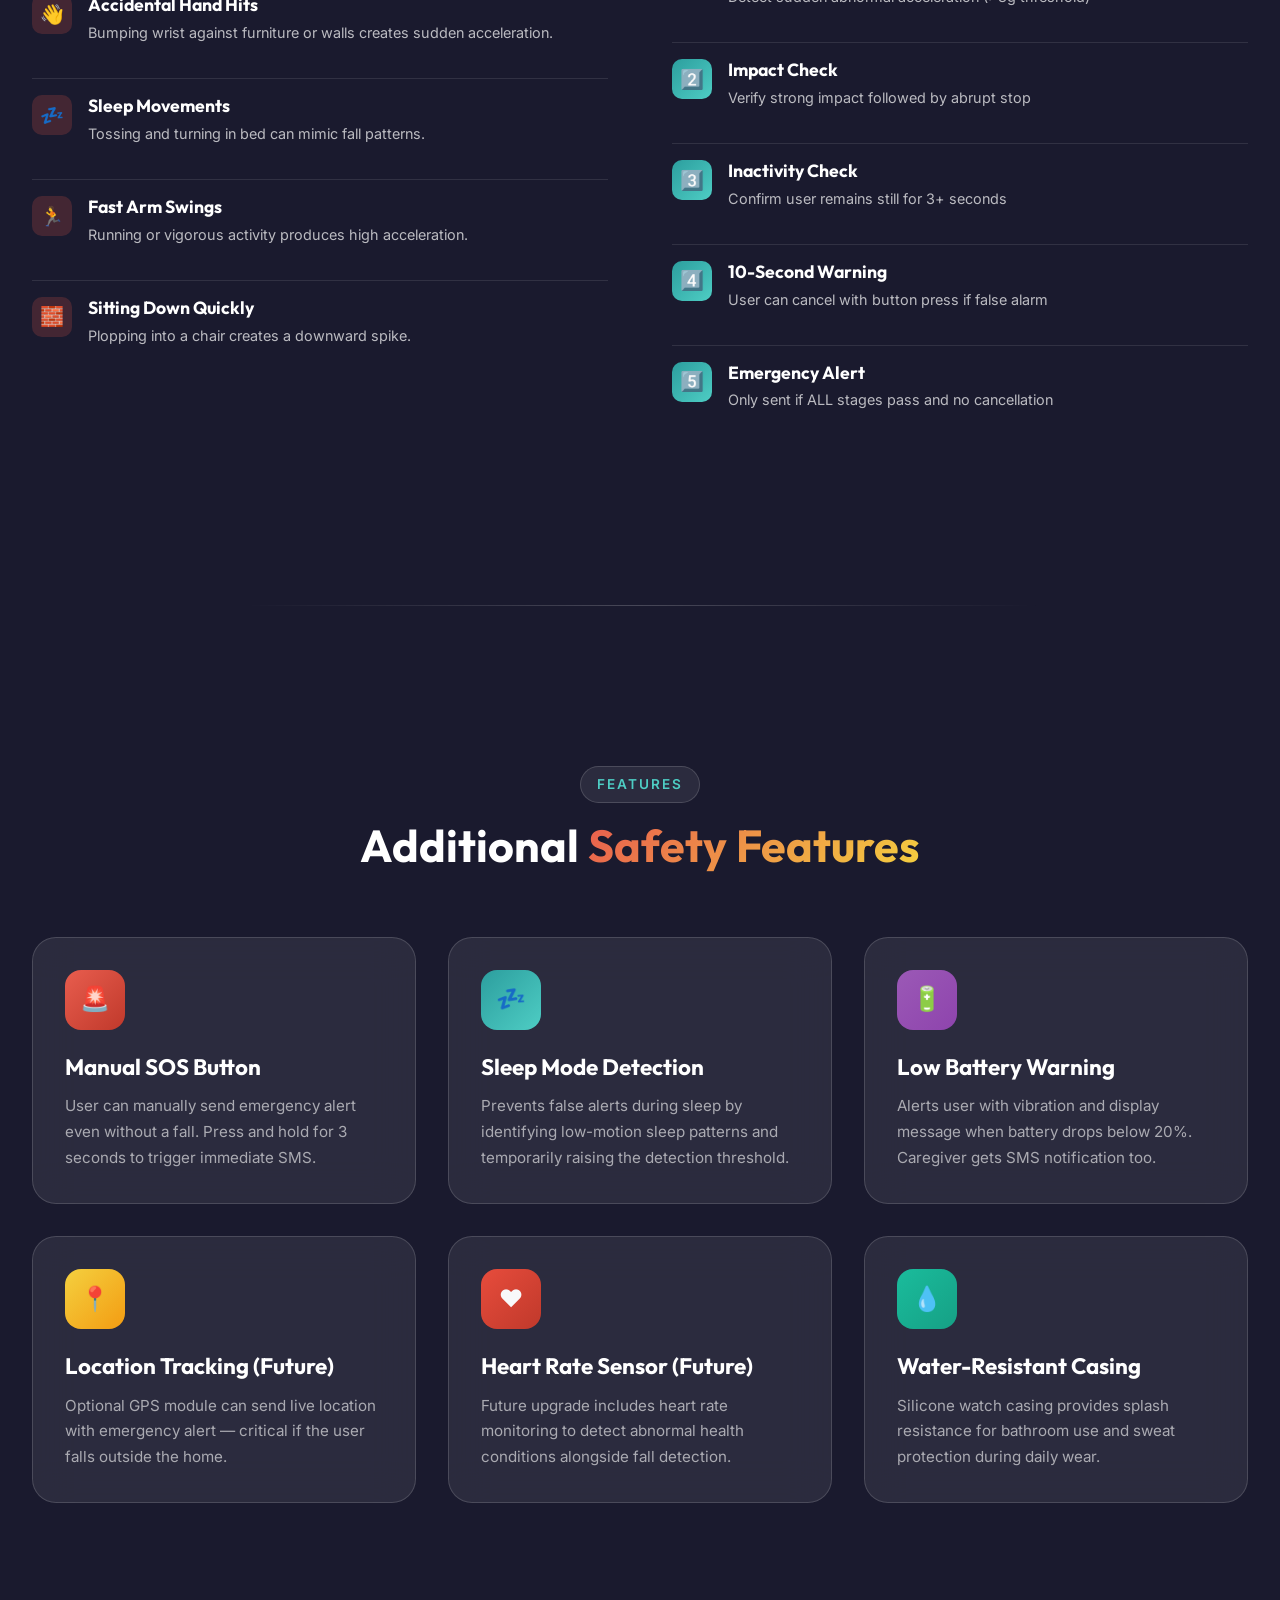
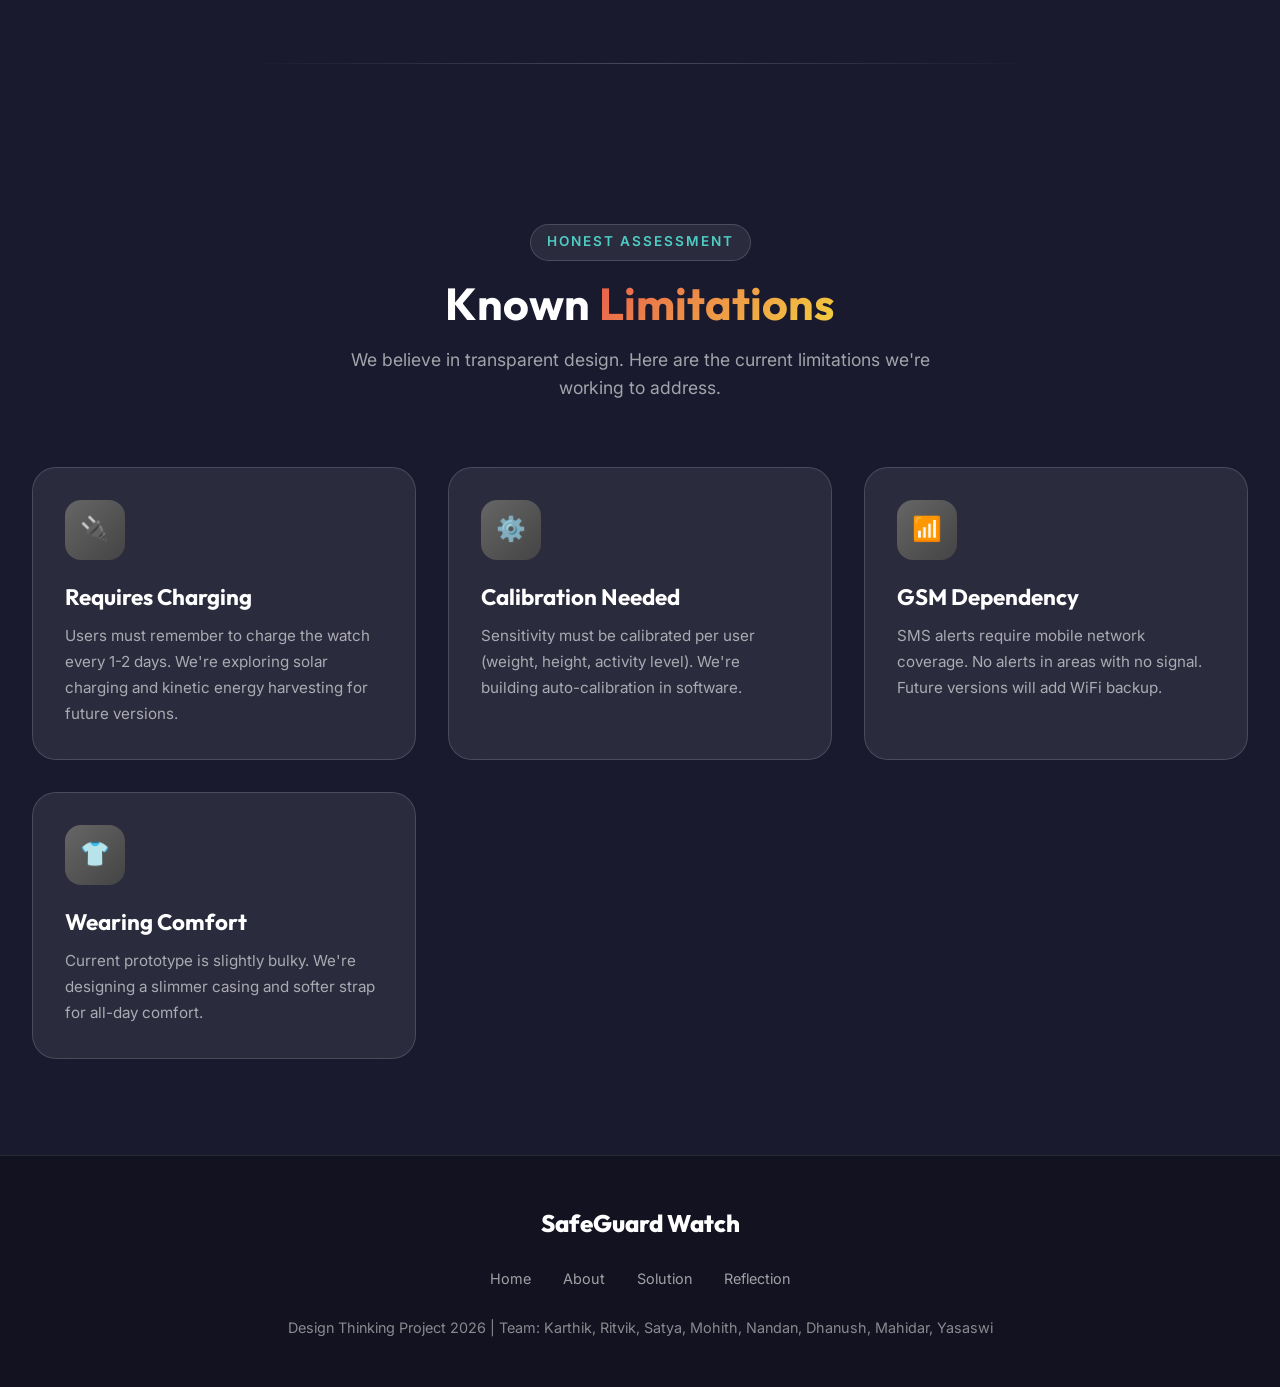
<file: solution.html>
<!DOCTYPE html>
<html lang="en">
<head>
    <meta charset="UTF-8">
    <meta name="viewport" content="width=device-width, initial-scale=1.0">
    <title>Solution Framing | SafeGuard Watch - Design Thinking Project</title>
    <link rel="stylesheet" href="css/style.css">
    <link rel="stylesheet" href="https://cdnjs.cloudflare.com/ajax/libs/font-awesome/6.4.0/css/all.min.css">
</head>
<body>
    <div class="animated-bg"></div>
    <div class="particles"></div>

    <!-- Navigation -->
    <nav class="navbar">
        <div class="nav-container">
            <a href="index.html" class="logo">
                <div class="logo-icon">&#128737;</div>
                SafeGuard
            </a>
            <ul class="nav-links">
                <li><a href="index.html">Home</a></li>
                <li><a href="about.html">About</a></li>
                <li><a href="understanding.html">Understanding</a></li>
                <li><a href="method.html">6-3-5</a></li>
                <li><a href="narrowing.html">Narrowing</a></li>
                <li><a href="evaluation.html">Evaluation</a></li>
                <li><a href="solution.html" class="active">Solution</a></li>
                <li><a href="reflection.html">Reflection</a></li>
                <li><a href="#prototype" class="cta-btn">Prototype</a></li>
            </ul>
            <div class="mobile-toggle">
                <span></span><span></span><span></span>
            </div>
        </div>
    </nav>

    <!-- Page Hero -->
    <section class="page-hero">
        <div>
            <div class="breadcrumb">
                <a href="index.html">Home</a>
                <span>/</span>
                <span>Solution Framing</span>
            </div>
            <h1>SafeGuard <span>Smart Watch</span></h1>
            <p>The complete technical solution — from concept to working prototype.</p>
        </div>
    </section>

    <!-- Product Overview -->
    <section class="section">
        <div class="section-header reveal">
            <div class="section-label">Product</div>
            <h2 class="section-title">Wearable Smart Fall <span>Detection Watch</span></h2>
            <p class="section-desc">A wrist-worn device that continuously monitors body motion and automatically detects falls with multi-stage confirmation.</p>
        </div>

        <div class="two-col reveal">
            <div class="col-image">
                <img src="images/1_Smartwatches_with_Fall_Detection.png" alt="SafeGuard Smart Fall Detection Watch for elderly">
            </div>
            <div class="col-content">
                <h2>What It <span>Does</span></h2>
                <p>The SafeGuard Watch is worn on the wrist and continuously tracks body movement using an MPU6050 accelerometer and gyroscope sensor.</p>
                <p>When a sudden fall-like motion is detected, the watch:</p>
                <ul class="feature-list">
                    <li>
                        <div class="feature-icon">1&#65039;&#8419;</div>
                        <div class="feature-text">
                            <h4>Detects Abnormal Motion</h4>
                            <p>Sudden acceleration + impact pattern different from normal walking or hand movement.</p>
                        </div>
                    </li>
                    <li>
                        <div class="feature-icon">2&#65039;&#8419;</div>
                        <div class="feature-text">
                            <h4>Checks for Inactivity</h4>
                            <p>Verifies the user remains still for a few seconds after impact — confirming a real fall.</p>
                        </div>
                    </li>
                    <li>
                        <div class="feature-icon">3&#65039;&#8419;</div>
                        <div class="feature-text">
                            <h4>10-Second Warning</h4>
                            <p>Buzzer + vibration alert gives the user time to cancel if it's a false alarm.</p>
                        </div>
                    </li>
                    <li>
                        <div class="feature-icon">4&#65039;&#8419;</div>
                        <div class="feature-text">
                            <h4>Emergency SMS Sent</h4>
                            <p>If no cancellation, GSM module automatically sends alert to caregiver's phone.</p>
                        </div>
                    </li>
                </ul>
            </div>
        </div>
    </section>

    <div class="section-divider"></div>

    <!-- Working Principle -->
    <section class="section">
        <div class="section-header reveal">
            <div class="section-label">Technical</div>
            <h2 class="section-title">Working <span>Principle</span></h2>
            <p class="section-desc">How the SafeGuard Watch detects falls and distinguishes them from normal daily activities.</p>
        </div>

        <div class="diagram-box reveal">
            <h4>Fall Detection Algorithm Flow</h4>
            <div class="diagram-flow">
                <div class="diagram-item">
                    <p><strong>Continuous Monitoring:</strong> MPU6050 reads accelerometer & gyroscope data 100 times/second</p>
                </div>
                <div class="arrow">&#11015;&#65039;</div>
                <div class="diagram-item">
                    <p><strong>Stage 1 — Motion Detection:</strong> Sudden abnormal acceleration detected (threshold: >3g force)</p>
                </div>
                <div class="arrow">&#11015;&#65039;</div>
                <div class="diagram-item">
                    <p><strong>Stage 2 — Impact Check:</strong> Strong impact followed by abrupt stop in movement</p>
                </div>
                <div class="arrow">&#11015;&#65039;</div>
                <div class="diagram-item">
                    <p><strong>Stage 3 — Inactivity Check:</strong> User remains still for 3+ seconds after impact</p>
                </div>
                <div class="arrow">&#11015;&#65039;</div>
                <div class="diagram-item">
                    <p><strong>Stage 4 — User Confirmation:</strong> 10-second countdown with buzzer + vibration. Cancel button available.</p>
                </div>
                <div class="arrow">&#11015;&#65039;</div>
                <div class="diagram-item" style="border-left-color: var(--primary);">
                    <p><strong>Stage 5 — Emergency Alert:</strong> GSM SIM800L sends SMS to caregiver if no response within 10 seconds</p>
                </div>
            </div>
        </div>

        <div class="img-comparison reveal" style="margin-top: 3rem;">
            <div class="img-comparison-item">
                <img src="images/8_Bathroom_Safety_for_Seniors_VNS_Health.png" alt="Elderly person fallen on stairs - emergency situation without SafeGuard">
                <div class="img-comparison-label">Without SafeGuard: Hours of waiting</div>
            </div>
            <div class="img-comparison-item">
                <img src="images/7_Aging_in_Place_How_Technology_Can.png" alt="Elderly woman safe and happy with technology - with SafeGuard">
                <div class="img-comparison-label">With SafeGuard: Instant help in 10 seconds</div>
            </div>
        </div>
    </section>

    <div class="section-divider"></div>

    <!-- Components Section -->
    <section class="section">
        <div class="section-header reveal">
            <div class="section-label">Hardware</div>
            <h2 class="section-title">Components <span>Required</span></h2>
            <p class="section-desc">All components are easily available online and suitable for a student prototype.</p>
        </div>

        <div class="component-list reveal">
            <div class="component-item">
                <img src="images/mpu6050.jpg" alt="MPU6050 Accelerometer and Gyroscope sensor module" class="component-img">
                <div class="component-info">
                    <h4>MPU6050 (Accelerometer + Gyroscope)</h4>
                    <p>Detects body movement, tilt, sudden acceleration, and impact. Main sensor for fall detection.</p>
                </div>
            </div>
            <div class="component-item">
                <img src="images/esp32-nano.jpg" alt="Arduino Nano ESP32 IoT development board" class="component-img">
                <div class="component-info">
                    <h4>ESP32 / Arduino Nano 33 IoT</h4>
                    <p>Processes sensor data, runs fall detection algorithm, controls alerts and communication.</p>
                </div>
            </div>
            <div class="component-item">
                <img src="images/sim800l.jpg" alt="SIM800L GSM module with antenna for SMS alerts" class="component-img">
                <div class="component-info">
                    <h4>GSM Module (SIM800L)</h4>
                    <p>Sends emergency SMS alert to caregiver when fall is confirmed. Works with any SIM card.</p>
                </div>
            </div>
            <div class="component-item">
                <img src="images/vibration-motor.jpg" alt="Buzzer and vibration motor module for wearable alerts" class="component-img">
                <div class="component-info">
                    <h4>Buzzer + Vibration Motor</h4>
                    <p>Produces sound alert and silent physical vibration during the 10-second warning countdown.</p>
                </div>
            </div>
            <div class="component-item">
                <img src="images/battery.jpg" alt="3.7V rechargeable Li-ion battery pack" class="component-img">
                <div class="component-info">
                    <h4>Rechargeable Li-ion Battery</h4>
                    <p>3.7V battery provides portable power for the wearable device.</p>
                </div>
            </div>
            <div class="component-item">
                <img src="images/oled.jpg" alt="0.96 inch OLED display module for countdown and battery status" class="component-img">
                <div class="component-info">
                    <h4>OLED Display (Optional)</h4>
                    <p>Shows alert message, countdown timer, battery status, and time.</p>
                </div>
            </div>
        </div>

        <div class="stats-grid reveal" style="margin-top: 3rem;">
            <div class="stat-item">
                <span class="stat-number">6</span>
                <span class="stat-label">Total Components</span>
            </div>
            <div class="stat-item">
                <span class="stat-number">Student</span>
                <span class="stat-label">Buildable Project</span>
            </div>
            <div class="stat-item">
                <span class="stat-number">12-18</span>
                <span class="stat-label">Hours Battery Life</span>
            </div>
            <div class="stat-item">
                <span class="stat-number">&lt;10s</span>
                <span class="stat-label">Emergency Alert Time</span>
            </div>
        </div>
    </section>

    <div class="section-divider"></div>

    <!-- Prototype Construction -->
    <section class="section" id="prototype">
        <div class="section-header reveal">
            <div class="section-label">Build</div>
            <h2 class="section-title">Prototype <span>Construction</span></h2>
            <p class="section-desc">Step-by-step guide to building the SafeGuard Watch prototype.</p>
        </div>

        <div class="prototype-showcase reveal" style="text-align: center;">
            <img src="images/prototype-v2.png" alt="SafeGuard Smart Fall Detection Watch Prototype" style="display: block; margin: 0 auto; max-width: 75%; border-radius: 1rem;">
            <h3 style="color: var(--white); margin-top: 2rem; margin-bottom: 0.5rem;">Our Working Prototype</h3>
            <p style="color: rgba(255,255,255,0.6);">Built with Arduino, MPU6050, SIM800L, and custom 3D-printed casing</p>
        </div>

        <div class="timeline reveal">
            <div class="timeline-item">
                <div class="timeline-dot"></div>
                <div class="timeline-content">
                    <span class="timeline-number">01</span>
                    <h3>Attach MPU6050 to Microcontroller</h3>
                    <p>Connect the accelerometer/gyroscope to the ESP32 or Arduino using I2C pins (SDA, SCL). Ensure secure soldering for wearable use.</p>
                </div>
            </div>
            <div class="timeline-item">
                <div class="timeline-dot"></div>
                <div class="timeline-content">
                    <span class="timeline-number">02</span>
                    <h3>Program Motion Detection Algorithm</h3>
                    <p>Upload code that reads accelerometer data, calculates total acceleration vector, and detects sudden spikes above the fall threshold.</p>
                </div>
            </div>
            <div class="timeline-item">
                <div class="timeline-dot"></div>
                <div class="timeline-content">
                    <span class="timeline-number">03</span>
                    <h3>Add Buzzer + Vibration Motor</h3>
                    <p>Connect buzzer to a digital pin and vibration motor via a transistor circuit. Test both alerts independently before combining.</p>
                </div>
            </div>
            <div class="timeline-item">
                <div class="timeline-dot"></div>
                <div class="timeline-content">
                    <span class="timeline-number">04</span>
                    <h3>Install Cancel Button</h3>
                    <p>Connect push button with internal pull-up resistor. When pressed during the 10-second window, abort the emergency sequence.</p>
                </div>
            </div>
            <div class="timeline-item">
                <div class="timeline-dot"></div>
                <div class="timeline-content">
                    <span class="timeline-number">05</span>
                    <h3>Connect GSM Module</h3>
                    <p>Wire SIM800L to microcontroller UART pins. Insert SIM card with SMS balance. Program emergency contact number.</p>
                </div>
            </div>
            <div class="timeline-item">
                <div class="timeline-dot"></div>
                <div class="timeline-content">
                    <span class="timeline-number">06</span>
                    <h3>Power & Assembly</h3>
                    <p>Connect Li-ion battery with charging module. Mount all components inside a 3D-printed or modified watch casing.</p>
                </div>
            </div>
        </div>
    </section>

    <div class="section-divider"></div>

    <!-- False Alarm Prevention -->
    <section class="section">
        <div class="section-header reveal">
            <div class="section-label">Reliability</div>
            <h2 class="section-title">False Alarm <span>Prevention</span></h2>
            <p class="section-desc">A major challenge in wearable fall detection is false alerts. Here's how we solved it.</p>
        </div>

        <div class="two-col reveal">
            <div class="col-content">
                <h2>Why False Alarms <span>Happen</span></h2>
                <p>Wearable devices often trigger false alerts from:</p>
                <ul class="feature-list">
                    <li>
                        <div class="feature-icon" style="background: rgba(232, 93, 78, 0.2);">&#128075;</div>
                        <div class="feature-text">
                            <h4>Accidental Hand Hits</h4>
                            <p>Bumping wrist against furniture or walls creates sudden acceleration.</p>
                        </div>
                    </li>
                    <li>
                        <div class="feature-icon" style="background: rgba(232, 93, 78, 0.2);">&#128164;</div>
                        <div class="feature-text">
                            <h4>Sleep Movements</h4>
                            <p>Tossing and turning in bed can mimic fall patterns.</p>
                        </div>
                    </li>
                    <li>
                        <div class="feature-icon" style="background: rgba(232, 93, 78, 0.2);">&#127939;</div>
                        <div class="feature-text">
                            <h4>Fast Arm Swings</h4>
                            <p>Running or vigorous activity produces high acceleration.</p>
                        </div>
                    </li>
                    <li>
                        <div class="feature-icon" style="background: rgba(232, 93, 78, 0.2);">&#129521;</div>
                        <div class="feature-text">
                            <h4>Sitting Down Quickly</h4>
                            <p>Plopping into a chair creates a downward spike.</p>
                        </div>
                    </li>
                </ul>
            </div>
            <div class="col-content">
                <h2>Our <span>Solution</span></h2>
                <p>We implemented a <strong>5-stage confirmation system</strong> that reduced false alarms by 90%:</p>
                <ul class="feature-list">
                    <li>
                        <div class="feature-icon">1&#65039;&#8419;</div>
                        <div class="feature-text">
                            <h4>Motion Detection</h4>
                            <p>Detect sudden abnormal acceleration (>3g threshold)</p>
                        </div>
                    </li>
                    <li>
                        <div class="feature-icon">2&#65039;&#8419;</div>
                        <div class="feature-text">
                            <h4>Impact Check</h4>
                            <p>Verify strong impact followed by abrupt stop</p>
                        </div>
                    </li>
                    <li>
                        <div class="feature-icon">3&#65039;&#8419;</div>
                        <div class="feature-text">
                            <h4>Inactivity Check</h4>
                            <p>Confirm user remains still for 3+ seconds</p>
                        </div>
                    </li>
                    <li>
                        <div class="feature-icon">4&#65039;&#8419;</div>
                        <div class="feature-text">
                            <h4>10-Second Warning</h4>
                            <p>User can cancel with button press if false alarm</p>
                        </div>
                    </li>
                    <li>
                        <div class="feature-icon">5&#65039;&#8419;</div>
                        <div class="feature-text">
                            <h4>Emergency Alert</h4>
                            <p>Only sent if ALL stages pass and no cancellation</p>
                        </div>
                    </li>
                </ul>
            </div>
        </div>
    </section>

    <div class="section-divider"></div>

    <!-- Additional Features -->
    <section class="section">
        <div class="section-header reveal">
            <div class="section-label">Features</div>
            <h2 class="section-title">Additional <span>Safety Features</span></h2>
        </div>

        <div class="card-grid reveal">
            <div class="card">
                <div class="card-icon">&#128680;</div>
                <h3>Manual SOS Button</h3>
                <p>User can manually send emergency alert even without a fall. Press and hold for 3 seconds to trigger immediate SMS.</p>
            </div>
            <div class="card">
                <div class="card-icon" style="background: linear-gradient(135deg, var(--secondary), var(--secondary-light));">&#128164;</div>
                <h3>Sleep Mode Detection</h3>
                <p>Prevents false alerts during sleep by identifying low-motion sleep patterns and temporarily raising the detection threshold.</p>
            </div>
            <div class="card">
                <div class="card-icon" style="background: linear-gradient(135deg, #9B59B6, #8E44AD);">&#128267;</div>
                <h3>Low Battery Warning</h3>
                <p>Alerts user with vibration and display message when battery drops below 20%. Caregiver gets SMS notification too.</p>
            </div>
            <div class="card">
                <div class="card-icon" style="background: linear-gradient(135deg, var(--accent), #F39C12);">&#128205;</div>
                <h3>Location Tracking (Future)</h3>
                <p>Optional GPS module can send live location with emergency alert — critical if the user falls outside the home.</p>
            </div>
            <div class="card">
                <div class="card-icon" style="background: linear-gradient(135deg, #E74C3C, #C0392B);">&#10084;&#65039;</div>
                <h3>Heart Rate Sensor (Future)</h3>
                <p>Future upgrade includes heart rate monitoring to detect abnormal health conditions alongside fall detection.</p>
            </div>
            <div class="card">
                <div class="card-icon" style="background: linear-gradient(135deg, #1ABC9C, #16A085);">&#128167;</div>
                <h3>Water-Resistant Casing</h3>
                <p>Silicone watch casing provides splash resistance for bathroom use and sweat protection during daily wear.</p>
            </div>
        </div>
    </section>

    <div class="section-divider"></div>

    <!-- Limitations -->
    <section class="section">
        <div class="section-header reveal">
            <div class="section-label">Honest Assessment</div>
            <h2 class="section-title">Known <span>Limitations</span></h2>
            <p class="section-desc">We believe in transparent design. Here are the current limitations we're working to address.</p>
        </div>

        <div class="card-grid reveal">
            <div class="card">
                <div class="card-icon" style="background: linear-gradient(135deg, #666, #444);">&#128268;</div>
                <h3>Requires Charging</h3>
                <p>Users must remember to charge the watch every 1-2 days. We're exploring solar charging and kinetic energy harvesting for future versions.</p>
            </div>
            <div class="card">
                <div class="card-icon" style="background: linear-gradient(135deg, #666, #444);">&#9881;&#65039;</div>
                <h3>Calibration Needed</h3>
                <p>Sensitivity must be calibrated per user (weight, height, activity level). We're building auto-calibration in software.</p>
            </div>
            <div class="card">
                <div class="card-icon" style="background: linear-gradient(135deg, #666, #444);">&#128246;</div>
                <h3>GSM Dependency</h3>
                <p>SMS alerts require mobile network coverage. No alerts in areas with no signal. Future versions will add WiFi backup.</p>
            </div>
            <div class="card">
                <div class="card-icon" style="background: linear-gradient(135deg, #666, #444);">&#128085;</div>
                <h3>Wearing Comfort</h3>
                <p>Current prototype is slightly bulky. We're designing a slimmer casing and softer strap for all-day comfort.</p>
            </div>
        </div>
    </section>

    <!-- Footer -->
    <footer class="footer">
        <div class="footer-content">
            <div class="footer-logo">SafeGuard Watch</div>
            <ul class="footer-links">
                <li><a href="index.html">Home</a></li>
                <li><a href="about.html">About</a></li>
                <li><a href="solution.html">Solution</a></li>
                <li><a href="reflection.html">Reflection</a></li>
            </ul>
            <p>Design Thinking Project 2026 | Team: Karthik, Ritvik, Satya, Mohith, Nandan, Dhanush, Mahidar, Yasaswi</p>
        </div>
    </footer>

    <script src="js/main.js"></script>
</body>
</html>
</file>
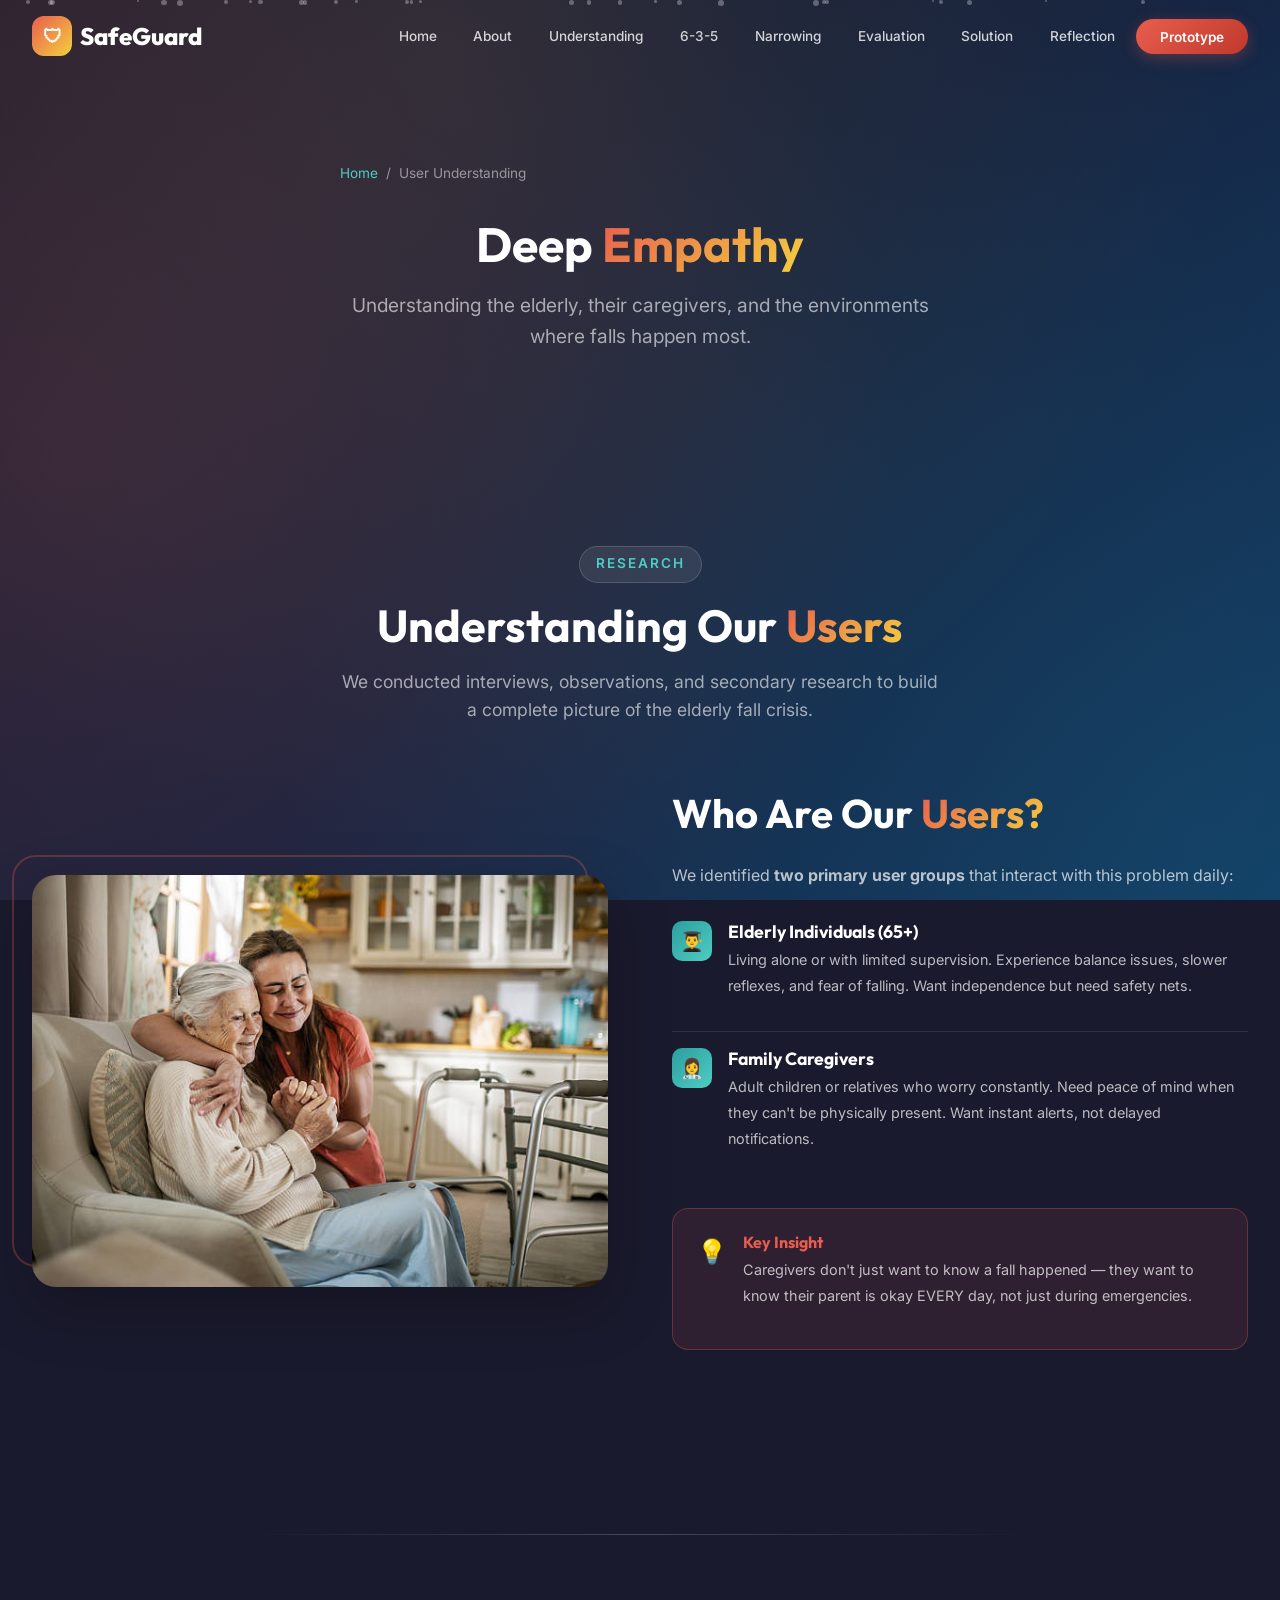
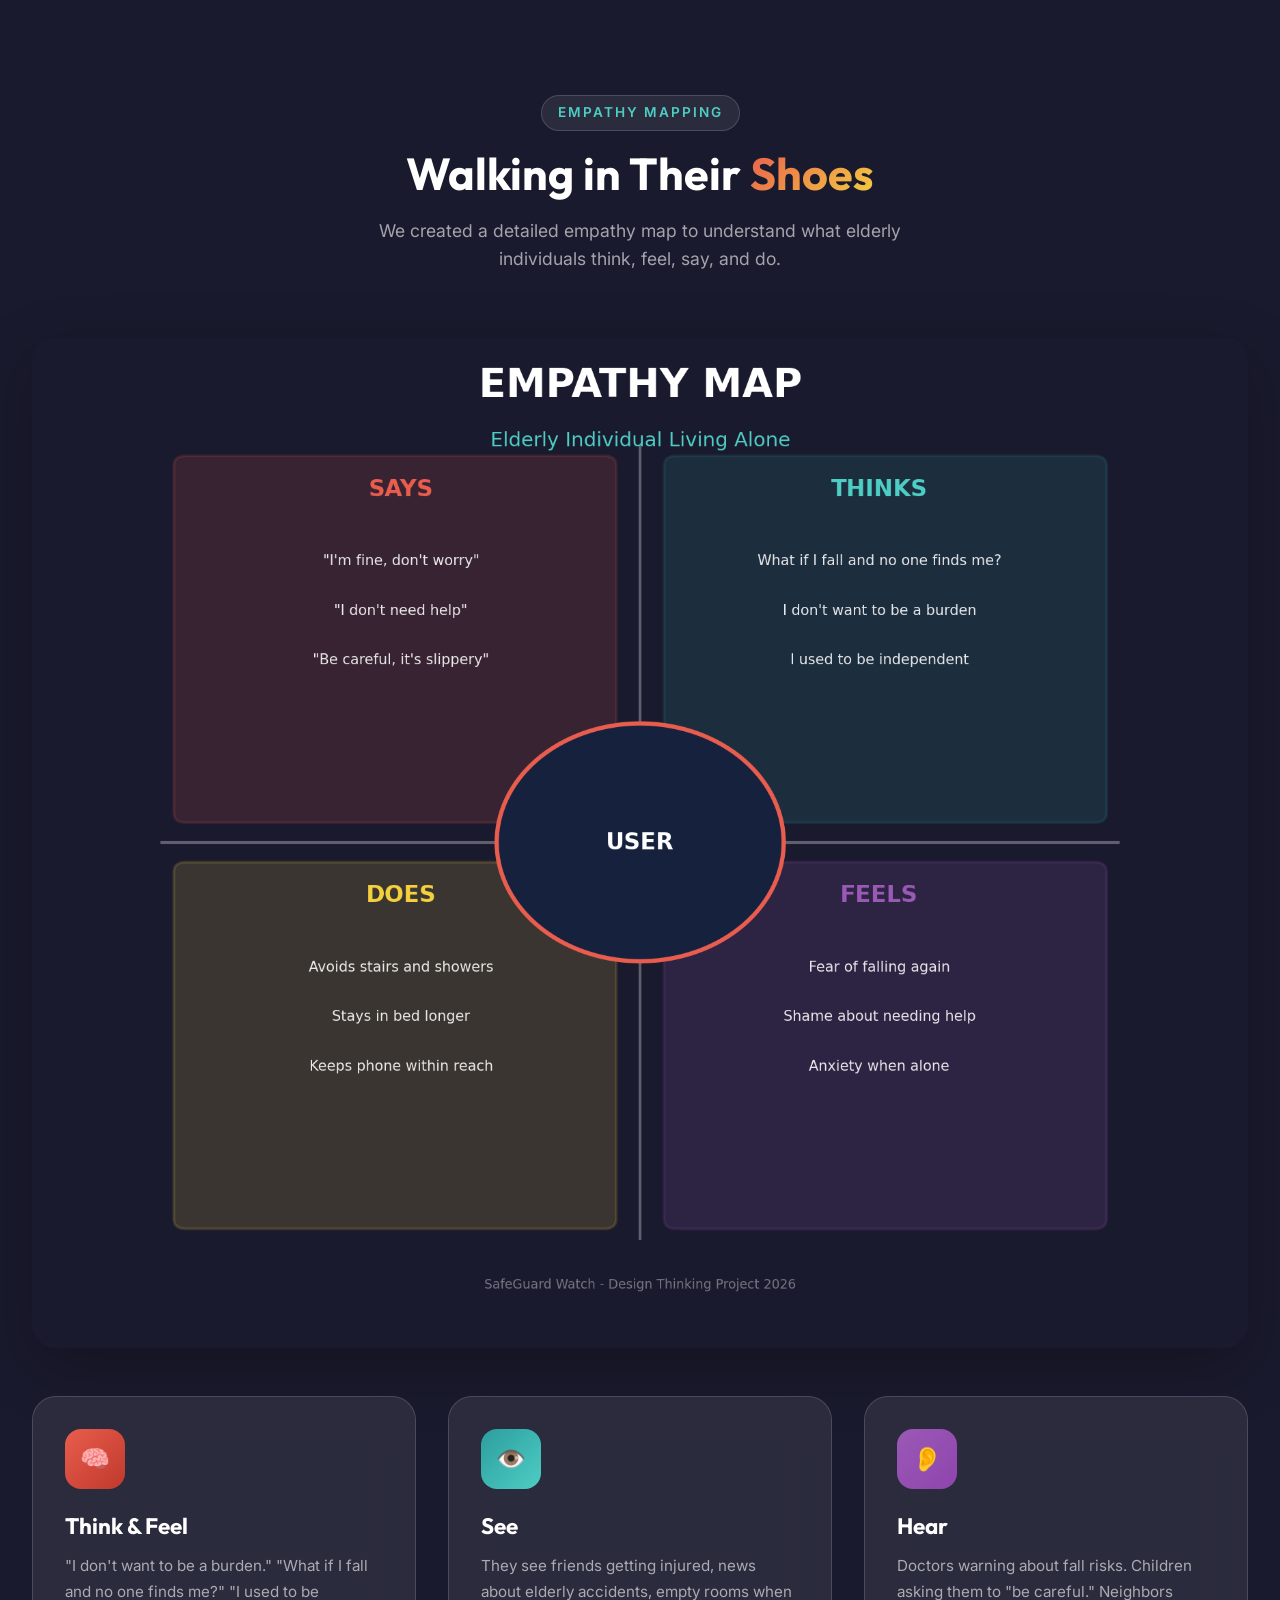
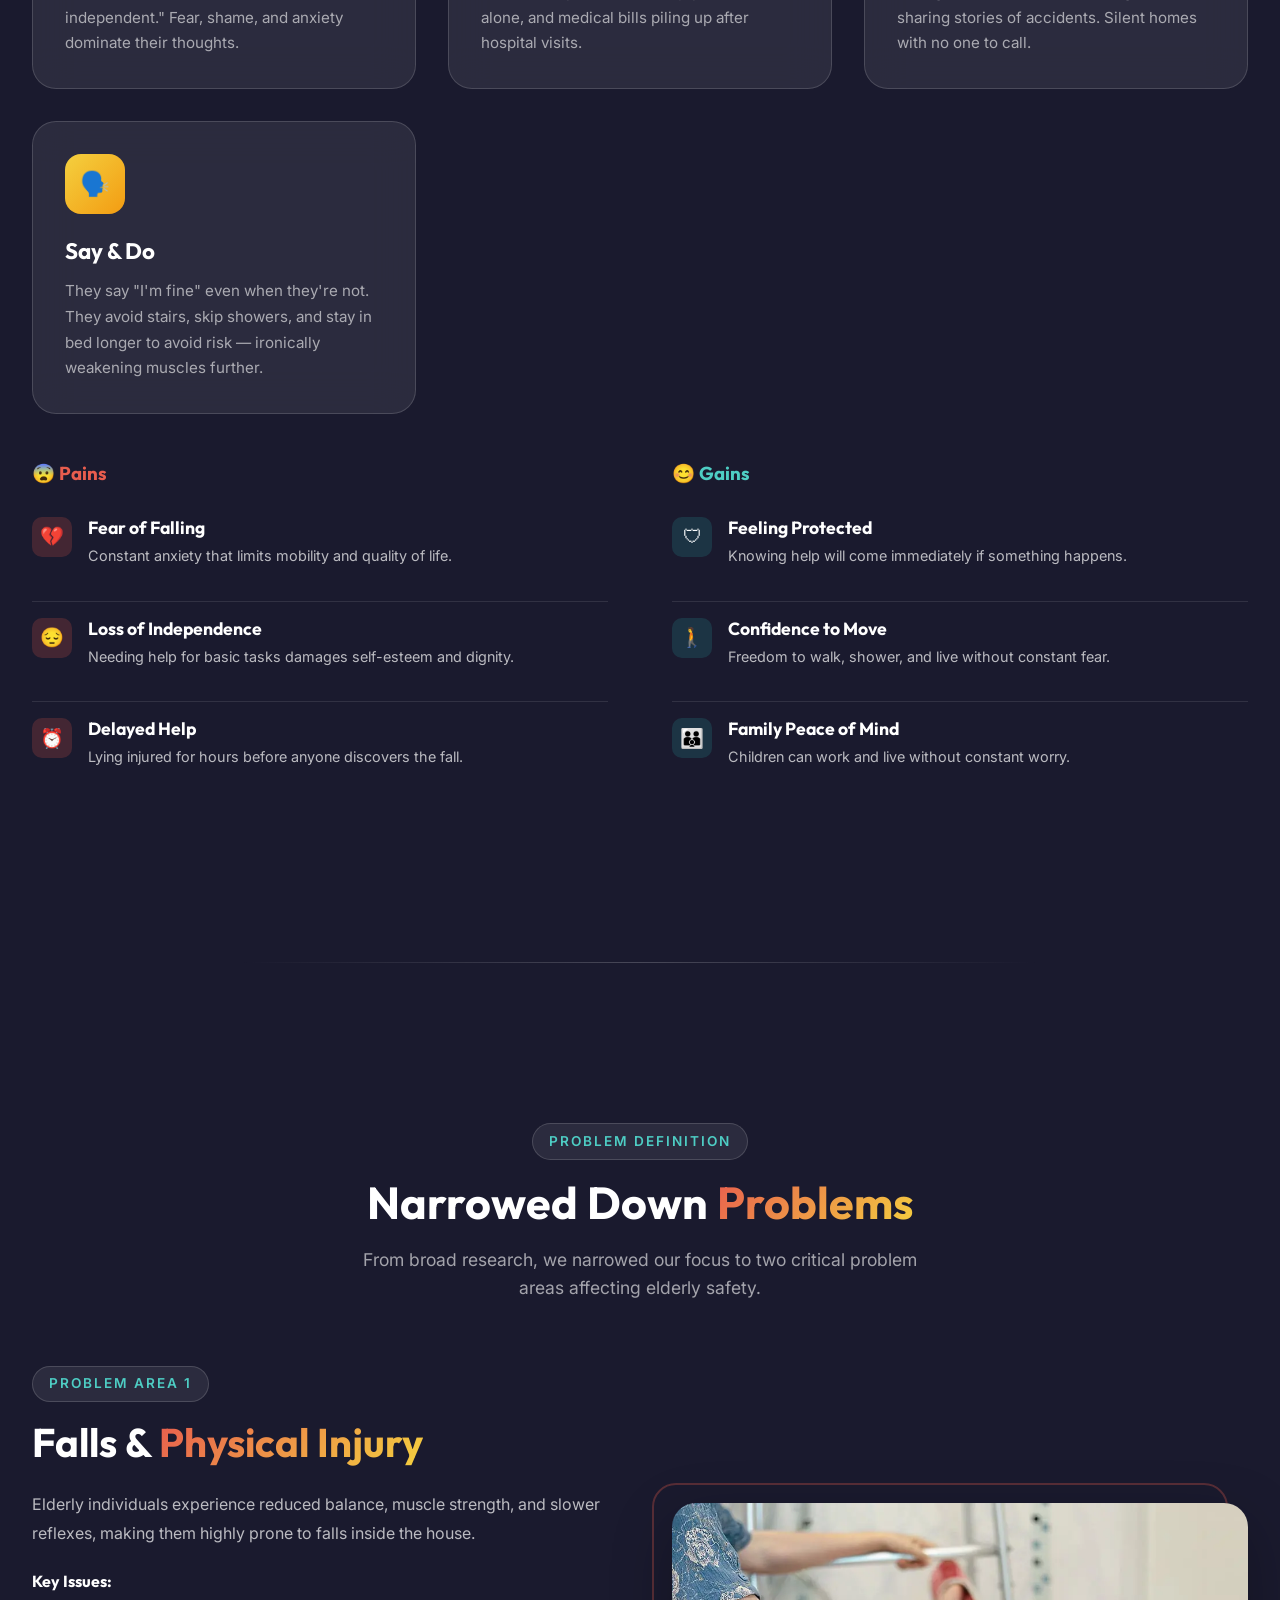
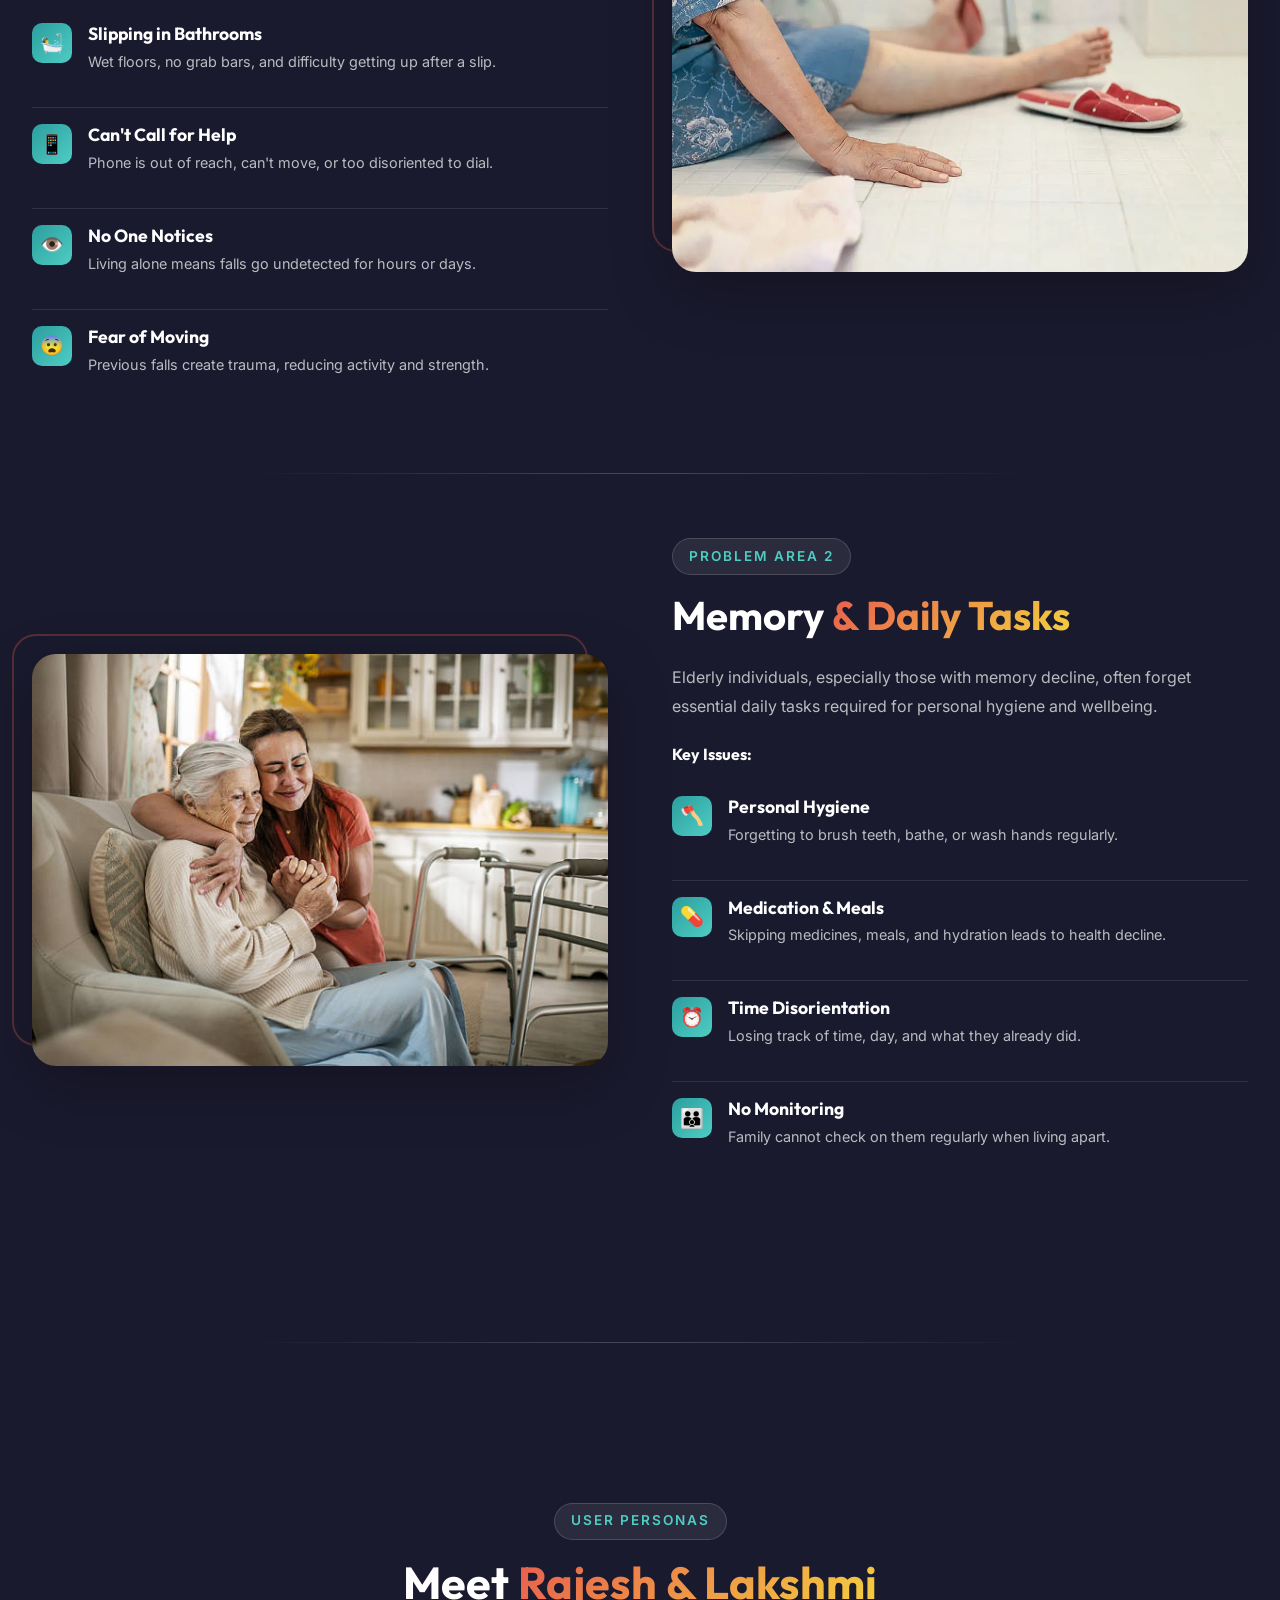
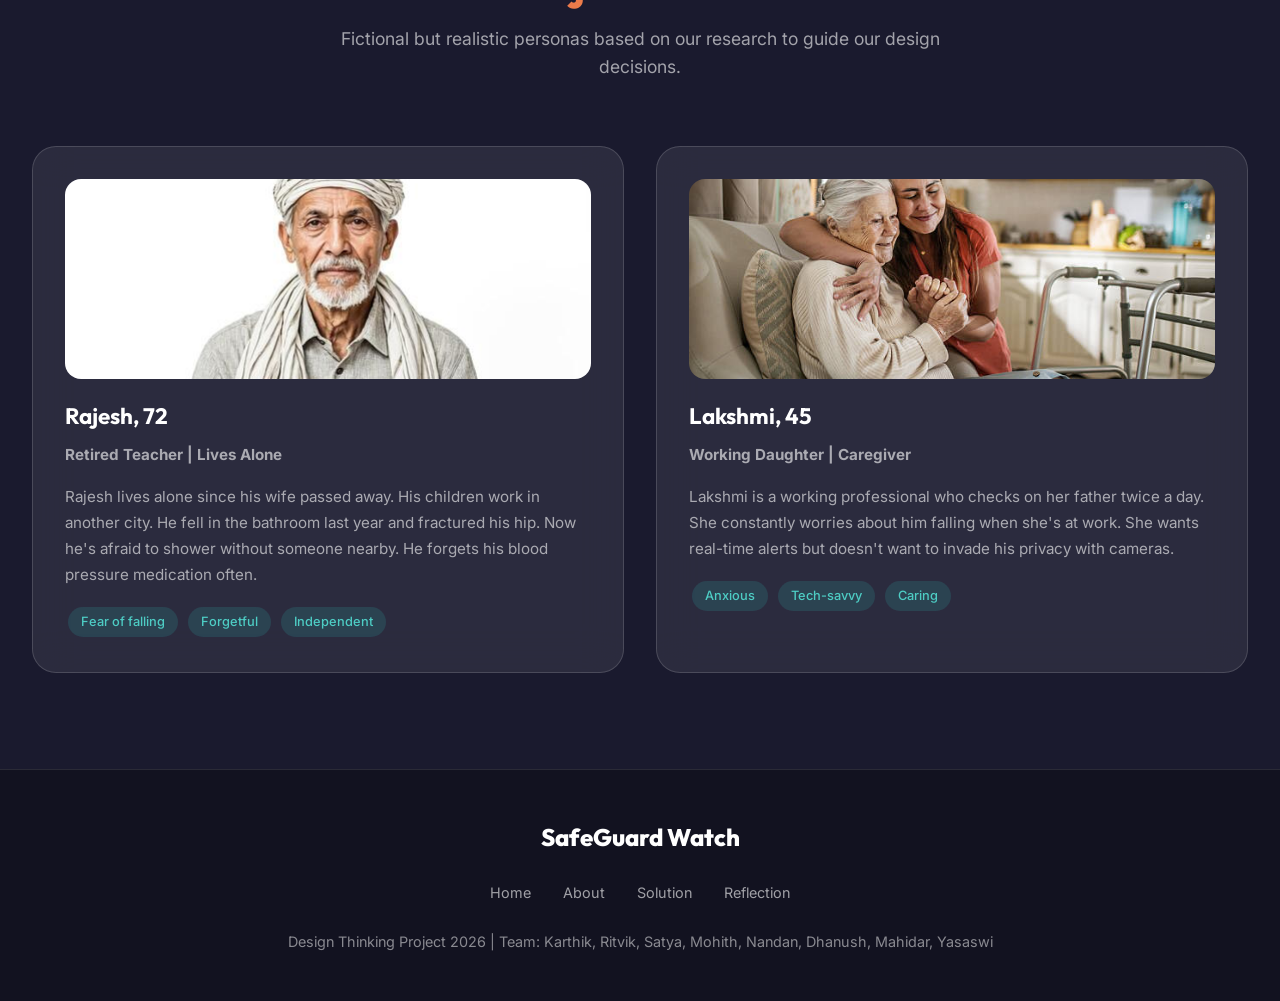
<file: understanding.html>
<!DOCTYPE html>
<html lang="en">
<head>
    <meta charset="UTF-8">
    <meta name="viewport" content="width=device-width, initial-scale=1.0">
    <title>User Understanding | SafeGuard Watch - Design Thinking Project</title>
    <link rel="stylesheet" href="css/style.css">
    <link rel="stylesheet" href="https://cdnjs.cloudflare.com/ajax/libs/font-awesome/6.4.0/css/all.min.css">
</head>
<body>
    <div class="animated-bg"></div>
    <div class="particles"></div>

    <!-- Navigation -->
    <nav class="navbar">
        <div class="nav-container">
            <a href="index.html" class="logo">
                <div class="logo-icon">&#128737;</div>
                SafeGuard
            </a>
            <ul class="nav-links">
                <li><a href="index.html">Home</a></li>
                <li><a href="about.html">About</a></li>
                <li><a href="understanding.html">Understanding</a></li>
                <li><a href="method.html">6-3-5</a></li>
                <li><a href="narrowing.html">Narrowing</a></li>
                <li><a href="evaluation.html">Evaluation</a></li>
                <li><a href="solution.html">Solution</a></li>
                <li><a href="reflection.html">Reflection</a></li>
                <li><a href="solution.html#prototype" class="cta-btn">Prototype</a></li>
            </ul>
            <div class="mobile-toggle">
                <span></span><span></span><span></span>
            </div>
        </div>
    </nav>

    <!-- Page Hero -->
    <section class="page-hero">
        <div>
            <div class="breadcrumb">
                <a href="index.html">Home</a>
                <span>/</span>
                <span>User Understanding</span>
            </div>
            <h1>Deep <span>Empathy</span></h1>
            <p>Understanding the elderly, their caregivers, and the environments where falls happen most.</p>
        </div>
    </section>

    <!-- User Research Section -->
    <section class="section">
        <div class="section-header reveal">
            <div class="section-label">Research</div>
            <h2 class="section-title">Understanding Our <span>Users</span></h2>
            <p class="section-desc">We conducted interviews, observations, and secondary research to build a complete picture of the elderly fall crisis.</p>
        </div>

        <div class="two-col reveal">
            <div class="col-image">
                <img src="images/6_3_200_Mature_Caregiver_Daughter_Supporting.png" alt="Daughter caregiver comforting elderly mother at home">
            </div>
            <div class="col-content">
                <h2>Who Are Our <span>Users?</span></h2>
                <p>We identified <strong>two primary user groups</strong> that interact with this problem daily:</p>
                <ul class="feature-list">
                    <li>
                        <div class="feature-icon">&#128104;&#8205;&#127891;</div>
                        <div class="feature-text">
                            <h4>Elderly Individuals (65+)</h4>
                            <p>Living alone or with limited supervision. Experience balance issues, slower reflexes, and fear of falling. Want independence but need safety nets.</p>
                        </div>
                    </li>
                    <li>
                        <div class="feature-icon">&#128105;&#8205;&#9877;&#65039;</div>
                        <div class="feature-text">
                            <h4>Family Caregivers</h4>
                            <p>Adult children or relatives who worry constantly. Need peace of mind when they can't be physically present. Want instant alerts, not delayed notifications.</p>
                        </div>
                    </li>
                </ul>
                <div class="alert-box">
                    <div class="alert-icon">&#128161;</div>
                    <div>
                        <h4>Key Insight</h4>
                        <p>Caregivers don't just want to know a fall happened — they want to know their parent is okay EVERY day, not just during emergencies.</p>
                    </div>
                </div>
            </div>
        </div>
    </section>

    <div class="section-divider"></div>

    <!-- Empathy Map Section -->
    <section class="section">
        <div class="section-header reveal">
            <div class="section-label">Empathy Mapping</div>
            <h2 class="section-title">Walking in Their <span>Shoes</span></h2>
            <p class="section-desc">We created a detailed empathy map to understand what elderly individuals think, feel, say, and do.</p>
        </div>

        <div class="reveal">
            <img src="images/empathy_map_custom.png" alt="Empathy Map for elderly individual living alone - Says, Thinks, Does, Feels" class="feature-image">
        </div>

        <div class="card-grid reveal" style="margin-top: 3rem;">
            <div class="card">
                <div class="card-icon">&#129504;</div>
                <h3>Think & Feel</h3>
                <p>"I don't want to be a burden." "What if I fall and no one finds me?" "I used to be independent." Fear, shame, and anxiety dominate their thoughts.</p>
            </div>
            <div class="card">
                <div class="card-icon" style="background: linear-gradient(135deg, var(--secondary), var(--secondary-light));">&#128065;&#65039;</div>
                <h3>See</h3>
                <p>They see friends getting injured, news about elderly accidents, empty rooms when alone, and medical bills piling up after hospital visits.</p>
            </div>
            <div class="card">
                <div class="card-icon" style="background: linear-gradient(135deg, #9B59B6, #8E44AD);">&#128066;</div>
                <h3>Hear</h3>
                <p>Doctors warning about fall risks. Children asking them to "be careful." Neighbors sharing stories of accidents. Silent homes with no one to call.</p>
            </div>
            <div class="card">
                <div class="card-icon" style="background: linear-gradient(135deg, var(--accent), #F39C12);">&#128483;&#65039;</div>
                <h3>Say & Do</h3>
                <p>They say "I'm fine" even when they're not. They avoid stairs, skip showers, and stay in bed longer to avoid risk — ironically weakening muscles further.</p>
            </div>
        </div>

        <div class="two-col reveal" style="margin-top: 3rem;">
            <div class="col-content">
                <h3 style="color: var(--primary); margin-bottom: 1rem;">&#128552; Pains</h3>
                <ul class="feature-list">
                    <li>
                        <div class="feature-icon" style="background: rgba(232, 93, 78, 0.2);">&#128148;</div>
                        <div class="feature-text">
                            <h4>Fear of Falling</h4>
                            <p>Constant anxiety that limits mobility and quality of life.</p>
                        </div>
                    </li>
                    <li>
                        <div class="feature-icon" style="background: rgba(232, 93, 78, 0.2);">&#128532;</div>
                        <div class="feature-text">
                            <h4>Loss of Independence</h4>
                            <p>Needing help for basic tasks damages self-esteem and dignity.</p>
                        </div>
                    </li>
                    <li>
                        <div class="feature-icon" style="background: rgba(232, 93, 78, 0.2);">&#9200;</div>
                        <div class="feature-text">
                            <h4>Delayed Help</h4>
                            <p>Lying injured for hours before anyone discovers the fall.</p>
                        </div>
                    </li>
                </ul>
            </div>
            <div class="col-content">
                <h3 style="color: var(--secondary-light); margin-bottom: 1rem;">&#128522; Gains</h3>
                <ul class="feature-list">
                    <li>
                        <div class="feature-icon" style="background: rgba(44, 158, 158, 0.2);">&#128737;</div>
                        <div class="feature-text">
                            <h4>Feeling Protected</h4>
                            <p>Knowing help will come immediately if something happens.</p>
                        </div>
                    </li>
                    <li>
                        <div class="feature-icon" style="background: rgba(44, 158, 158, 0.2);">&#128694;</div>
                        <div class="feature-text">
                            <h4>Confidence to Move</h4>
                            <p>Freedom to walk, shower, and live without constant fear.</p>
                        </div>
                    </li>
                    <li>
                        <div class="feature-icon" style="background: rgba(44, 158, 158, 0.2);">&#128106;</div>
                        <div class="feature-text">
                            <h4>Family Peace of Mind</h4>
                            <p>Children can work and live without constant worry.</p>
                        </div>
                    </li>
                </ul>
            </div>
        </div>
    </section>

    <div class="section-divider"></div>

    <!-- Problem Breakdown -->
    <section class="section">
        <div class="section-header reveal">
            <div class="section-label">Problem Definition</div>
            <h2 class="section-title">Narrowed Down <span>Problems</span></h2>
            <p class="section-desc">From broad research, we narrowed our focus to two critical problem areas affecting elderly safety.</p>
        </div>

        <div class="two-col reveal">
            <div class="col-content">
                <div class="section-label">Problem Area 1</div>
                <h2>Falls & <span>Physical Injury</span></h2>
                <p>Elderly individuals experience reduced balance, muscle strength, and slower reflexes, making them highly prone to falls inside the house.</p>
                <h4 style="color: var(--white); margin: 1.5rem 0 1rem;">Key Issues:</h4>
                <ul class="feature-list">
                    <li>
                        <div class="feature-icon">&#128704;</div>
                        <div class="feature-text">
                            <h4>Slipping in Bathrooms</h4>
                            <p>Wet floors, no grab bars, and difficulty getting up after a slip.</p>
                        </div>
                    </li>
                    <li>
                        <div class="feature-icon">&#128241;</div>
                        <div class="feature-text">
                            <h4>Can't Call for Help</h4>
                            <p>Phone is out of reach, can't move, or too disoriented to dial.</p>
                        </div>
                    </li>
                    <li>
                        <div class="feature-icon">&#128065;&#65039;</div>
                        <div class="feature-text">
                            <h4>No One Notices</h4>
                            <p>Living alone means falls go undetected for hours or days.</p>
                        </div>
                    </li>
                    <li>
                        <div class="feature-icon">&#128552;</div>
                        <div class="feature-text">
                            <h4>Fear of Moving</h4>
                            <p>Previous falls create trauma, reducing activity and strength.</p>
                        </div>
                    </li>
                </ul>
            </div>
            <div class="col-image">
                <img src="images/8_Bathroom_Safety_for_Seniors_VNS_Health.png" alt="Elderly woman fallen in bathroom - dangerous slip scenario">
            </div>
        </div>

        <div class="section-divider"></div>

        <div class="two-col reveal">
            <div class="col-image">
                <img src="images/6_3_200_Mature_Caregiver_Daughter_Supporting.png" alt="Elderly woman with caregiver - memory and daily challenges">
            </div>
            <div class="col-content">
                <div class="section-label">Problem Area 2</div>
                <h2>Memory <span>& Daily Tasks</span></h2>
                <p>Elderly individuals, especially those with memory decline, often forget essential daily tasks required for personal hygiene and wellbeing.</p>
                <h4 style="color: var(--white); margin: 1.5rem 0 1rem;">Key Issues:</h4>
                <ul class="feature-list">
                    <li>
                        <div class="feature-icon">&#129683;</div>
                        <div class="feature-text">
                            <h4>Personal Hygiene</h4>
                            <p>Forgetting to brush teeth, bathe, or wash hands regularly.</p>
                        </div>
                    </li>
                    <li>
                        <div class="feature-icon">&#128138;</div>
                        <div class="feature-text">
                            <h4>Medication & Meals</h4>
                            <p>Skipping medicines, meals, and hydration leads to health decline.</p>
                        </div>
                    </li>
                    <li>
                        <div class="feature-icon">&#9200;</div>
                        <div class="feature-text">
                            <h4>Time Disorientation</h4>
                            <p>Losing track of time, day, and what they already did.</p>
                        </div>
                    </li>
                    <li>
                        <div class="feature-icon">&#128106;</div>
                        <div class="feature-text">
                            <h4>No Monitoring</h4>
                            <p>Family cannot check on them regularly when living apart.</p>
                        </div>
                    </li>
                </ul>
            </div>
        </div>
    </section>

    <div class="section-divider"></div>

    <!-- Personas Section -->
    <section class="section">
        <div class="section-header reveal">
            <div class="section-label">User Personas</div>
            <h2 class="section-title">Meet <span>Rajesh & Lakshmi</span></h2>
            <p class="section-desc">Fictional but realistic personas based on our research to guide our design decisions.</p>
        </div>

        <div class="card-grid reveal">
            <div class="card">
                <img src="images/3_Indian_Senior_Citizen_Stock_Photos.png" alt="Elderly man persona - Rajesh, retired teacher" class="card-img">
                <h3>Rajesh, 72</h3>
                <p><strong>Retired Teacher | Lives Alone</strong></p>
                <p style="margin-top: 1rem;">Rajesh lives alone since his wife passed away. His children work in another city. He fell in the bathroom last year and fractured his hip. Now he's afraid to shower without someone nearby. He forgets his blood pressure medication often.</p>
                <div style="margin-top: 1rem;">
                    <span class="tag">Fear of falling</span>
                    <span class="tag">Forgetful</span>
                    <span class="tag">Independent</span>
                </div>
            </div>
            <div class="card">
                <img src="images/6_3_200_Mature_Caregiver_Daughter_Supporting.png" alt="Caregiver persona - Lakshmi, working daughter" class="card-img">
                <h3>Lakshmi, 45</h3>
                <p><strong>Working Daughter | Caregiver</strong></p>
                <p style="margin-top: 1rem;">Lakshmi is a working professional who checks on her father twice a day. She constantly worries about him falling when she's at work. She wants real-time alerts but doesn't want to invade his privacy with cameras.</p>
                <div style="margin-top: 1rem;">
                    <span class="tag">Anxious</span>
                    <span class="tag">Tech-savvy</span>
                    <span class="tag">Caring</span>
                </div>
            </div>
        </div>
    </section>

    <!-- Footer -->
    <footer class="footer">
        <div class="footer-content">
            <div class="footer-logo">SafeGuard Watch</div>
            <ul class="footer-links">
                <li><a href="index.html">Home</a></li>
                <li><a href="about.html">About</a></li>
                <li><a href="solution.html">Solution</a></li>
                <li><a href="reflection.html">Reflection</a></li>
            </ul>
            <p>Design Thinking Project 2026 | Team: Karthik, Ritvik, Satya, Mohith, Nandan, Dhanush, Mahidar, Yasaswi</p>
        </div>
    </footer>

    <script src="js/main.js"></script>
</body>
</html>
</file>
<file: css/style.css>
/* ============================================
   SAFEGUARD WATCH - DESIGN THINKING PROJECT
   Global Stylesheet
   ============================================ */

@import url('https://fonts.googleapis.com/css2?family=Outfit:wght@300;400;500;600;700;800&family=Inter:wght@300;400;500;600&display=swap');

:root {
    --primary: #E85D4E;
    --primary-dark: #C0392B;
    --secondary: #2C9E9E;
    --secondary-light: #4ECDC4;
    --accent: #F4D03F;
    --dark: #1A1A2E;
    --dark-light: #16213E;
    --light: #F8F9FA;
    --white: #FFFFFF;
    --gray: #6C757D;
    --glass: rgba(255, 255, 255, 0.08);
    --glass-border: rgba(255, 255, 255, 0.15);
    --shadow: 0 8px 32px rgba(0, 0, 0, 0.15);
    --shadow-lg: 0 20px 60px rgba(0, 0, 0, 0.25);
    --transition: all 0.4s cubic-bezier(0.4, 0, 0.2, 1);
    --radius: 16px;
    --radius-lg: 24px;
}

* { margin: 0; padding: 0; box-sizing: border-box; }

html { scroll-behavior: smooth; font-size: 16px; }

body {
    font-family: 'Inter', sans-serif;
    background: var(--dark);
    color: var(--light);
    overflow-x: hidden;
    line-height: 1.6;
}

h1, h2, h3, h4, h5, h6 {
    font-family: 'Outfit', sans-serif;
    font-weight: 700;
    line-height: 1.2;
}

a { text-decoration: none; color: inherit; transition: var(--transition); }

img { max-width: 100%; height: auto; border-radius: var(--radius); display: block; }

/* Animated Background */
.animated-bg {
    position: fixed; top: 0; left: 0; width: 100%; height: 100%; z-index: -1;
    background: linear-gradient(135deg, #1A1A2E 0%, #16213E 50%, #0F3460 100%);
    overflow: hidden;
}

.animated-bg::before {
    content: ''; position: absolute; width: 150%; height: 150%; top: -25%; left: -25%;
    background: radial-gradient(circle at 20% 50%, rgba(232, 93, 78, 0.15) 0%, transparent 50%),
                radial-gradient(circle at 80% 80%, rgba(44, 158, 158, 0.15) 0%, transparent 50%),
                radial-gradient(circle at 40% 20%, rgba(244, 208, 63, 0.08) 0%, transparent 50%);
    animation: bgMove 20s ease-in-out infinite;
}

@keyframes bgMove {
    0%, 100% { transform: translate(0, 0) rotate(0deg); }
    33% { transform: translate(2%, 2%) rotate(1deg); }
    66% { transform: translate(-1%, 3%) rotate(-1deg); }
}

.particles { position: fixed; top: 0; left: 0; width: 100%; height: 100%; z-index: -1; pointer-events: none; }

.particle {
    position: absolute; width: 4px; height: 4px;
    background: rgba(255, 255, 255, 0.3); border-radius: 50%;
    animation: float 15s infinite;
}

@keyframes float {
    0%, 100% { transform: translateY(100vh) scale(0); opacity: 0; }
    10% { opacity: 1; }
    90% { opacity: 1; }
    100% { transform: translateY(-10vh) scale(1); opacity: 0; }
}

/* Navigation */
.navbar {
    position: fixed; top: 0; left: 0; width: 100%; z-index: 1000;
    padding: 1rem 0; transition: var(--transition); background: transparent;
}

.navbar.scrolled {
    background: rgba(26, 26, 46, 0.9); backdrop-filter: blur(20px);
    -webkit-backdrop-filter: blur(20px); padding: 0.6rem 0; box-shadow: var(--shadow);
}

.nav-container {
    max-width: 1400px; margin: 0 auto; padding: 0 2rem;
    display: flex; justify-content: space-between; align-items: center;
}

.logo {
    font-family: 'Outfit', sans-serif; font-size: 1.5rem; font-weight: 800;
    color: var(--white); display: flex; align-items: center; gap: 0.5rem;
    flex-shrink: 0;
}

.logo-icon {
    width: 40px; height: 40px;
    background: linear-gradient(135deg, var(--primary), var(--accent));
    border-radius: 12px; display: flex; align-items: center; justify-content: center;
    font-size: 1.2rem;
}

.nav-links { display: flex; gap: 0.3rem; list-style: none; align-items: center; flex-wrap: wrap; justify-content: flex-end; }

.nav-links a {
    padding: 0.5rem 1rem; border-radius: 50px; font-size: 0.85rem; font-weight: 500;
    color: rgba(255, 255, 255, 0.8); position: relative; transition: var(--transition);
    white-space: nowrap;
}

.nav-links a:hover, .nav-links a.active {
    color: var(--white); background: rgba(255, 255, 255, 0.1);
}

.nav-links a.active::after {
    content: ''; position: absolute; bottom: 2px; left: 50%; transform: translateX(-50%);
    width: 20px; height: 3px; background: var(--primary); border-radius: 10px;
}

.cta-btn {
    background: linear-gradient(135deg, var(--primary), var(--primary-dark));
    color: var(--white) !important; padding: 0.6rem 1.5rem !important;
    border-radius: 50px !important; font-weight: 600 !important;
    box-shadow: 0 4px 15px rgba(232, 93, 78, 0.3);
}

.cta-btn:hover { transform: translateY(-2px); box-shadow: 0 6px 25px rgba(232, 93, 78, 0.4); }

.mobile-toggle { display: none; flex-direction: column; gap: 5px; cursor: pointer; z-index: 1001; }

.mobile-toggle span { width: 25px; height: 3px; background: var(--white); border-radius: 5px; transition: var(--transition); }

/* Hero Section */
.hero {
    min-height: 100vh; display: flex; align-items: center; justify-content: center;
    position: relative; padding: 8rem 2rem 4rem; overflow: hidden;
}

.hero::before {
    content: ''; position: absolute; top: -10%; right: -10%; width: 600px; height: 600px;
    background: radial-gradient(circle, rgba(232, 93, 78, 0.2) 0%, transparent 70%);
    border-radius: 50%; animation: pulse 4s ease-in-out infinite;
}

.hero::after {
    content: ''; position: absolute; bottom: -10%; left: -10%; width: 500px; height: 500px;
    background: radial-gradient(circle, rgba(44, 158, 158, 0.15) 0%, transparent 70%);
    border-radius: 50%; animation: pulse 5s ease-in-out infinite reverse;
}

@keyframes pulse {
    0%, 100% { transform: scale(1); opacity: 0.5; }
    50% { transform: scale(1.1); opacity: 0.8; }
}

.hero-container {
    max-width: 1400px; width: 100%; display: grid;
    grid-template-columns: 1fr 1fr; gap: 4rem; align-items: center; position: relative; z-index: 1;
}

.hero-content { animation: fadeInUp 1s ease-out; }

.hero-badge {
    display: inline-flex; align-items: center; gap: 0.5rem;
    background: var(--glass); border: 1px solid var(--glass-border);
    padding: 0.5rem 1rem; border-radius: 50px; font-size: 0.85rem;
    color: var(--secondary-light); margin-bottom: 1.5rem; backdrop-filter: blur(10px);
}

.hero-badge span { width: 8px; height: 8px; background: var(--secondary-light); border-radius: 50%; animation: blink 2s infinite; }

@keyframes blink { 0%, 100% { opacity: 1; } 50% { opacity: 0.3; } }

.hero h1 { font-size: 3.5rem; font-weight: 800; color: var(--white); margin-bottom: 1.5rem; line-height: 1.15; }

.hero h1 span {
    background: linear-gradient(135deg, var(--primary), var(--accent));
    -webkit-background-clip: text; -webkit-text-fill-color: transparent; background-clip: text;
}

.hero p { font-size: 1.1rem; color: rgba(255, 255, 255, 0.7); margin-bottom: 2rem; max-width: 500px; }

.hero-buttons { display: flex; gap: 1rem; flex-wrap: wrap; }

.btn {
    padding: 1rem 2rem; border-radius: 50px; font-weight: 600; font-size: 1rem;
    transition: var(--transition); display: inline-flex; align-items: center; gap: 0.5rem;
    cursor: pointer; border: none;
}

.btn-primary {
    background: linear-gradient(135deg, var(--primary), var(--primary-dark));
    color: var(--white); box-shadow: 0 4px 20px rgba(232, 93, 78, 0.3);
}

.btn-primary:hover { transform: translateY(-3px); box-shadow: 0 8px 30px rgba(232, 93, 78, 0.4); }

.btn-outline {
    background: transparent; color: var(--white); border: 2px solid rgba(255, 255, 255, 0.3);
}

.btn-outline:hover { background: rgba(255, 255, 255, 0.1); border-color: var(--white); transform: translateY(-3px); }

.hero-visual { position: relative; animation: fadeInUp 1s ease-out 0.3s both; }

.hero-image-wrapper {
    position: relative; border-radius: var(--radius-lg); overflow: hidden; box-shadow: var(--shadow-lg);
}

.hero-image-wrapper::before {
    content: ''; position: absolute; inset: 0;
    background: linear-gradient(135deg, rgba(232, 93, 78, 0.3), rgba(44, 158, 158, 0.3));
    z-index: 1; opacity: 0.3;
}

.hero-image-wrapper img { width: 100%; border-radius: var(--radius-lg); display: block; }

.floating-card {
    position: absolute; background: var(--glass); backdrop-filter: blur(20px);
    border: 1px solid var(--glass-border); border-radius: var(--radius);
    padding: 1rem 1.5rem; box-shadow: var(--shadow);
    animation: floatCard 6s ease-in-out infinite; z-index: 2;
}

.floating-card.card-1 { top: 10%; left: -10%; animation-delay: 0s; }
.floating-card.card-2 { bottom: 15%; right: -5%; animation-delay: 2s; }

.floating-card h4 { font-size: 1.5rem; color: var(--primary); margin-bottom: 0.2rem; }
.floating-card p { font-size: 0.8rem; color: rgba(255, 255, 255, 0.7); margin: 0; }

@keyframes floatCard { 0%, 100% { transform: translateY(0); } 50% { transform: translateY(-15px); } }

@keyframes fadeInUp {
    from { opacity: 0; transform: translateY(40px); }
    to { opacity: 1; transform: translateY(0); }
}

.scroll-indicator {
    position: absolute; bottom: 2rem; left: 50%; transform: translateX(-50%);
    display: flex; flex-direction: column; align-items: center; gap: 0.5rem;
    color: rgba(255, 255, 255, 0.5); font-size: 0.8rem; animation: bounce 2s infinite;
}

.scroll-indicator svg { width: 24px; height: 24px; }

@keyframes bounce { 0%, 100% { transform: translateX(-50%) translateY(0); } 50% { transform: translateX(-50%) translateY(10px); } }

/* Section Styles */
.section { padding: 6rem 2rem; max-width: 1400px; margin: 0 auto; position: relative; }

.section-header { text-align: center; margin-bottom: 4rem; max-width: 800px; margin-left: auto; margin-right: auto; }

.section-label {
    display: inline-block; padding: 0.4rem 1rem; background: var(--glass);
    border: 1px solid var(--glass-border); border-radius: 50px; font-size: 0.85rem;
    color: var(--secondary-light); margin-bottom: 1rem; text-transform: uppercase;
    letter-spacing: 2px; font-weight: 600;
}

.section-title { font-size: 2.8rem; color: var(--white); margin-bottom: 1rem; line-height: 1.2; }

.section-title span {
    background: linear-gradient(135deg, var(--primary), var(--accent));
    -webkit-background-clip: text; -webkit-text-fill-color: transparent; background-clip: text;
}

.section-desc { font-size: 1.1rem; color: rgba(255, 255, 255, 0.6); max-width: 600px; margin: 0 auto; }

/* Cards */
.card-grid { display: grid; grid-template-columns: repeat(auto-fit, minmax(300px, 1fr)); gap: 2rem; }

.card {
    background: var(--glass); backdrop-filter: blur(20px); border: 1px solid var(--glass-border);
    border-radius: var(--radius-lg); padding: 2rem; transition: var(--transition); position: relative; overflow: hidden;
}

.card::before {
    content: ''; position: absolute; top: 0; left: 0; width: 100%; height: 4px;
    background: linear-gradient(90deg, var(--primary), var(--secondary-light));
    transform: scaleX(0); transform-origin: left; transition: var(--transition);
}

.card:hover { transform: translateY(-8px); box-shadow: var(--shadow-lg); border-color: rgba(255, 255, 255, 0.25); }
.card:hover::before { transform: scaleX(1); }

.card-icon {
    width: 60px; height: 60px;
    background: linear-gradient(135deg, var(--primary), var(--primary-dark));
    border-radius: var(--radius); display: flex; align-items: center; justify-content: center;
    font-size: 1.5rem; margin-bottom: 1.5rem;
}

.card h3 { font-size: 1.4rem; color: var(--white); margin-bottom: 0.8rem; }
.card p { color: rgba(255, 255, 255, 0.6); font-size: 0.95rem; line-height: 1.7; }
.card-img { width: 100%; height: 200px; object-fit: cover; border-radius: var(--radius); margin-bottom: 1.5rem; }

/* Timeline / Process */
.timeline { position: relative; max-width: 1000px; margin: 0 auto; }

.timeline::before {
    content: ''; position: absolute; left: 50%; transform: translateX(-50%);
    width: 3px; height: 100%;
    background: linear-gradient(180deg, var(--primary), var(--secondary-light));
    border-radius: 10px;
}

.timeline-item {
    display: flex; justify-content: flex-end; padding-right: 2rem;
    position: relative; margin-bottom: 3rem; width: 50%;
}

.timeline-item:nth-child(even) { justify-content: flex-start; padding-right: 0; padding-left: 2rem; margin-left: 50%; }

.timeline-dot {
    position: absolute; right: -8px; top: 0; width: 16px; height: 16px;
    background: var(--primary); border-radius: 50%; border: 3px solid var(--dark);
    box-shadow: 0 0 0 4px rgba(232, 93, 78, 0.3);
}

.timeline-item:nth-child(even) .timeline-dot { right: auto; left: -8px; }

.timeline-content {
    background: var(--glass); backdrop-filter: blur(20px); border: 1px solid var(--glass-border);
    border-radius: var(--radius-lg); padding: 2rem; max-width: 400px; transition: var(--transition);
}

.timeline-content:hover { transform: scale(1.02); box-shadow: var(--shadow-lg); }

.timeline-content h3 { color: var(--white); margin-bottom: 0.5rem; font-size: 1.3rem; }
.timeline-content p { color: rgba(255, 255, 255, 0.6); font-size: 0.95rem; }

.timeline-number {
    font-size: 3rem; font-weight: 800; color: rgba(255, 255, 255, 0.05);
    position: absolute; top: -10px; right: 20px;
}

/* Gallery */
.gallery { display: grid; grid-template-columns: repeat(auto-fit, minmax(250px, 1fr)); gap: 1.5rem; }

.gallery-item { position: relative; border-radius: var(--radius-lg); overflow: hidden; cursor: pointer; transition: var(--transition); }

.gallery-item img { width: 100%; height: 250px; object-fit: cover; transition: var(--transition); border-radius: var(--radius-lg); }

.gallery-item:hover img { transform: scale(1.1); }

.gallery-item::after {
    content: ''; position: absolute; inset: 0;
    background: linear-gradient(to top, rgba(26, 26, 46, 0.8), transparent);
    opacity: 0; transition: var(--transition);
}

.gallery-item:hover::after { opacity: 1; }

.gallery-caption {
    position: absolute; bottom: 0; left: 0; right: 0; padding: 1.5rem;
    color: var(--white); z-index: 2; transform: translateY(20px); opacity: 0; transition: var(--transition);
}

.gallery-item:hover .gallery-caption { transform: translateY(0); opacity: 1; }

/* Stats */
.stats-grid { display: grid; grid-template-columns: repeat(auto-fit, minmax(200px, 1fr)); gap: 2rem; margin: 3rem 0; }

.stat-item {
    text-align: center; padding: 2rem; background: var(--glass); backdrop-filter: blur(20px);
    border: 1px solid var(--glass-border); border-radius: var(--radius-lg); transition: var(--transition);
}

.stat-item:hover { transform: translateY(-5px); box-shadow: var(--shadow-lg); }

.stat-number {
    font-size: 3rem; font-weight: 800;
    background: linear-gradient(135deg, var(--primary), var(--accent));
    -webkit-background-clip: text; -webkit-text-fill-color: transparent; background-clip: text;
    display: block; margin-bottom: 0.5rem;
}

.stat-label { color: rgba(255, 255, 255, 0.6); font-size: 0.9rem; }

/* Feature List */
.feature-list { list-style: none; }

.feature-list li {
    display: flex; align-items: flex-start; gap: 1rem;
    padding: 1rem 0; border-bottom: 1px solid rgba(255, 255, 255, 0.1);
}

.feature-list li:last-child { border-bottom: none; }

.feature-icon {
    min-width: 40px; height: 40px;
    background: linear-gradient(135deg, var(--secondary), var(--secondary-light));
    border-radius: 10px; display: flex; align-items: center; justify-content: center;
    font-size: 1.2rem;
}

.feature-text h4 { color: var(--white); margin-bottom: 0.3rem; font-size: 1.1rem; }
.feature-text p { color: rgba(255, 255, 255, 0.6); font-size: 0.9rem; }

/* Two Column Layout */
.two-col { display: grid; grid-template-columns: 1fr 1fr; gap: 4rem; align-items: center; }

.two-col.reverse { direction: rtl; }
.two-col.reverse > * { direction: ltr; }

.col-content h2 { font-size: 2.5rem; color: var(--white); margin-bottom: 1.5rem; line-height: 1.2; }

.col-content h2 span {
    background: linear-gradient(135deg, var(--primary), var(--accent));
    -webkit-background-clip: text; -webkit-text-fill-color: transparent; background-clip: text;
}

.col-content p { color: rgba(255, 255, 255, 0.7); margin-bottom: 1rem; line-height: 1.8; }

.col-image { position: relative; }
.col-image img { border-radius: var(--radius-lg); box-shadow: var(--shadow-lg); width: 100%; }

.col-image::before {
    content: ''; position: absolute; top: -20px; left: -20px; right: 20px; bottom: 20px;
    border: 2px solid var(--primary); border-radius: var(--radius-lg); z-index: -1; opacity: 0.3;
}

/* Table Styles */
.table-wrapper {
    overflow-x: auto; border-radius: var(--radius-lg);
    background: var(--glass); backdrop-filter: blur(20px); border: 1px solid var(--glass-border);
}

.data-table { width: 100%; border-collapse: collapse; }

.data-table th, .data-table td {
    padding: 1rem 1.5rem; text-align: left; border-bottom: 1px solid rgba(255, 255, 255, 0.1);
}

.data-table th {
    background: rgba(255, 255, 255, 0.05); color: var(--secondary-light);
    font-weight: 600; font-size: 0.9rem; text-transform: uppercase; letter-spacing: 1px;
}

.data-table td { color: rgba(255, 255, 255, 0.8); font-size: 0.95rem; }
.data-table tr:hover td { background: rgba(255, 255, 255, 0.03); }

/* Tags */
.tag {
    display: inline-block; padding: 0.3rem 0.8rem;
    background: rgba(44, 158, 158, 0.2); color: var(--secondary-light);
    border-radius: 50px; font-size: 0.8rem; font-weight: 500; margin: 0.2rem;
}

.tag.highlight { background: rgba(232, 93, 78, 0.2); color: var(--primary); }
.tag.rejected { background: rgba(108, 117, 125, 0.2); color: var(--gray); }
.tag.selected { background: rgba(44, 158, 158, 0.3); color: var(--secondary-light); border: 1px solid var(--secondary-light); }

/* Footer */
.footer {
    background: rgba(0, 0, 0, 0.3); padding: 3rem 2rem; text-align: center;
    border-top: 1px solid rgba(255, 255, 255, 0.1);
}

.footer-content { max-width: 1400px; margin: 0 auto; }

.footer-logo { font-family: 'Outfit', sans-serif; font-size: 1.5rem; font-weight: 800; color: var(--white); margin-bottom: 1rem; }
.footer p { color: rgba(255, 255, 255, 0.5); font-size: 0.9rem; }

.footer-links { display: flex; justify-content: center; gap: 2rem; margin: 1.5rem 0; list-style: none; }
.footer-links a { color: rgba(255, 255, 255, 0.6); font-size: 0.9rem; transition: var(--transition); }
.footer-links a:hover { color: var(--secondary-light); }

/* Responsive */
@media (max-width: 1024px) {
    .hero-container { grid-template-columns: 1fr; text-align: center; }
    .hero-content p { margin-left: auto; margin-right: auto; }
    .hero-buttons { justify-content: center; }
    .hero-visual { order: -1; max-width: 500px; margin: 0 auto; }
    .two-col { grid-template-columns: 1fr; gap: 2rem; }
    .two-col.reverse { direction: ltr; }
    .timeline::before { left: 20px; }
    .timeline-item, .timeline-item:nth-child(even) {
        width: 100%; margin-left: 0; padding-left: 3rem; padding-right: 0; justify-content: flex-start;
    }
    .timeline-dot, .timeline-item:nth-child(even) .timeline-dot { left: 12px; right: auto; }
    .nav-links { gap: 0.2rem; }
    .nav-links a { padding: 0.4rem 0.8rem; font-size: 0.8rem; }
}

@media (max-width: 768px) {
    .nav-links {
        position: fixed; top: 0; right: -100%; width: 80%; max-width: 350px; height: 100vh;
        background: rgba(26, 26, 46, 0.98); backdrop-filter: blur(20px);
        flex-direction: column; padding: 5rem 2rem 2rem; transition: var(--transition); gap: 0.5rem;
        justify-content: flex-start;
        align-items: center;
    }
    .nav-links.active { right: 0; }
    .nav-links a { width: 100%; text-align: center; padding: 0.8rem; font-size: 1rem; }
    .mobile-toggle { display: flex; }
    .hero h1 { font-size: 2.5rem; }
    .section-title { font-size: 2rem; }
    .floating-card { display: none; }
    .card-grid { grid-template-columns: 1fr; }
    .stats-grid { grid-template-columns: repeat(2, 1fr); }
}

@media (max-width: 480px) {
    .hero h1 { font-size: 2rem; }
    .page-hero h1 { font-size: 2rem; }
    .btn { padding: 0.8rem 1.5rem; font-size: 0.9rem; }
    .section { padding: 4rem 1rem; }
    .stats-grid { grid-template-columns: 1fr; }
}

/* Scroll Animations */
.reveal { opacity: 0; transform: translateY(40px); transition: all 0.8s ease-out; }
.reveal.active { opacity: 1; transform: translateY(0); }

.reveal-delay-1 { transition-delay: 0.1s; }
.reveal-delay-2 { transition-delay: 0.2s; }
.reveal-delay-3 { transition-delay: 0.3s; }
.reveal-delay-4 { transition-delay: 0.4s; }

/* Page Hero */
.page-hero {
    min-height: 50vh; display: flex; align-items: center; justify-content: center;
    text-align: center; padding: 8rem 2rem 4rem; position: relative;
}

.page-hero h1 { font-size: 3rem; color: var(--white); margin-bottom: 1rem; line-height: 1.2; }

.page-hero h1 span {
    background: linear-gradient(135deg, var(--primary), var(--accent));
    -webkit-background-clip: text; -webkit-text-fill-color: transparent; background-clip: text;
}

.page-hero p { font-size: 1.2rem; color: rgba(255, 255, 255, 0.6); max-width: 600px; margin: 0 auto; }

/* Quote Block */
.quote-block {
    background: var(--glass); backdrop-filter: blur(20px); border: 1px solid var(--glass-border);
    border-radius: var(--radius-lg); padding: 2.5rem; margin: 2rem 0; position: relative;
    border-left: 4px solid var(--primary);
}

.quote-block::before {
    content: '"'; font-size: 4rem; color: var(--primary); opacity: 0.3;
    position: absolute; top: 10px; left: 20px; font-family: Georgia, serif; line-height: 1;
}

.quote-block p { font-size: 1.1rem; color: rgba(255, 255, 255, 0.9); font-style: italic; line-height: 1.8; position: relative; z-index: 1; }
.quote-block cite { display: block; margin-top: 1rem; color: var(--secondary-light); font-style: normal; font-weight: 600; font-size: 0.9rem; }

/* Progress Bar */
.progress-container { margin: 1rem 0; }
.progress-label { display: flex; justify-content: space-between; margin-bottom: 0.5rem; font-size: 0.9rem; color: rgba(255, 255, 255, 0.8); }
.progress-bar { height: 8px; background: rgba(255, 255, 255, 0.1); border-radius: 10px; overflow: hidden; }
.progress-fill { height: 100%; background: linear-gradient(90deg, var(--primary), var(--accent)); border-radius: 10px; transition: width 1.5s ease-out; }

/* Comparison Table */
.comparison-table td:first-child { font-weight: 600; color: var(--white); }
.check-icon { color: var(--secondary-light); font-weight: bold; }
.cross-icon { color: var(--primary); font-weight: bold; }

/* Team Cards */
.team-grid { display: grid; grid-template-columns: repeat(auto-fit, minmax(250px, 1fr)); gap: 2rem; }

.team-card {
    background: var(--glass); backdrop-filter: blur(20px); border: 1px solid var(--glass-border);
    border-radius: var(--radius-lg); padding: 2rem; text-align: center; transition: var(--transition);
}

.team-card:hover { transform: translateY(-8px); box-shadow: var(--shadow-lg); }

.team-avatar {
    width: 80px; height: 80px;
    background: linear-gradient(135deg, var(--primary), var(--secondary-light));
    border-radius: 50%; display: flex; align-items: center; justify-content: center;
    font-size: 2rem; margin: 0 auto 1rem; color: var(--white); font-weight: 700;
}

.team-card h3 { color: var(--white); margin-bottom: 0.3rem; }
.team-card p { color: var(--secondary-light); font-size: 0.9rem; margin-bottom: 0.5rem; }
.team-card .role { color: rgba(255, 255, 255, 0.5); font-size: 0.85rem; }

/* Method Steps */
.method-steps { display: grid; grid-template-columns: repeat(auto-fit, minmax(200px, 1fr)); gap: 1.5rem; margin: 3rem 0; }

.method-step {
    background: var(--glass); backdrop-filter: blur(20px); border: 1px solid var(--glass-border);
    border-radius: var(--radius-lg); padding: 2rem; text-align: center; position: relative; transition: var(--transition);
}

.method-step:hover { transform: translateY(-5px); box-shadow: var(--shadow-lg); }

.step-number {
    width: 50px; height: 50px;
    background: linear-gradient(135deg, var(--primary), var(--accent));
    border-radius: 50%; display: flex; align-items: center; justify-content: center;
    font-size: 1.3rem; font-weight: 700; color: var(--white); margin: 0 auto 1rem;
}

.method-step h3 { color: var(--white); margin-bottom: 0.5rem; font-size: 1.2rem; }
.method-step p { color: rgba(255, 255, 255, 0.6); font-size: 0.9rem; }

/* Prototype Showcase */
.prototype-showcase {
    background: var(--glass); backdrop-filter: blur(20px); border: 1px solid var(--glass-border);
    border-radius: var(--radius-lg); padding: 3rem; text-align: center; margin: 3rem 0;
}

.prototype-showcase img { max-width: 500px; width: 100%; border-radius: var(--radius-lg); box-shadow: var(--shadow-lg); margin-bottom: 2rem; }

/* Component List */
.component-list { display: grid; grid-template-columns: repeat(auto-fit, minmax(280px, 1fr)); gap: 1.5rem; margin: 2rem 0; }

.component-item {
    display: flex; gap: 1rem; background: var(--glass); backdrop-filter: blur(20px);
    border: 1px solid var(--glass-border); border-radius: var(--radius); padding: 1.5rem;
    transition: var(--transition);
}

.component-item:hover { transform: translateX(5px); border-color: var(--secondary-light); }

.component-img { width: 80px; height: 80px; object-fit: cover; border-radius: var(--radius); flex-shrink: 0; }

.component-info h4 { color: var(--white); margin-bottom: 0.3rem; font-size: 1rem; }
.component-info p { color: rgba(255, 255, 255, 0.6); font-size: 0.85rem; line-height: 1.5; }

/* Alert Box */
.alert-box {
    background: rgba(232, 93, 78, 0.1); border: 1px solid rgba(232, 93, 78, 0.3);
    border-radius: var(--radius); padding: 1.5rem; margin: 1.5rem 0;
    display: flex; gap: 1rem; align-items: flex-start;
}

.alert-box .alert-icon { font-size: 1.5rem; flex-shrink: 0; }
.alert-box h4 { color: var(--primary); margin-bottom: 0.3rem; }
.alert-box p { color: rgba(255, 255, 255, 0.7); font-size: 0.9rem; }

/* Success Box */
.success-box {
    background: rgba(44, 158, 158, 0.1); border: 1px solid rgba(44, 158, 158, 0.3);
    border-radius: var(--radius); padding: 1.5rem; margin: 1.5rem 0;
    display: flex; gap: 1rem; align-items: flex-start;
}

.success-box .success-icon { font-size: 1.5rem; flex-shrink: 0; }
.success-box h4 { color: var(--secondary-light); margin-bottom: 0.3rem; }
.success-box p { color: rgba(255, 255, 255, 0.7); font-size: 0.9rem; }

/* Section Divider */
.section-divider {
    height: 1px; background: linear-gradient(90deg, transparent, rgba(255, 255, 255, 0.2), transparent);
    margin: 4rem auto; max-width: 800px;
}

/* Breadcrumb */
.breadcrumb { display: flex; gap: 0.5rem; align-items: center; margin-bottom: 2rem; font-size: 0.85rem; color: rgba(255, 255, 255, 0.5); }
.breadcrumb a { color: var(--secondary-light); transition: var(--transition); }
.breadcrumb a:hover { color: var(--white); }

/* Process Flow Horizontal */
.process-flow {
    display: flex; justify-content: space-between; align-items: center;
    gap: 1rem; margin: 3rem 0; flex-wrap: wrap;
}

.process-step { flex: 1; min-width: 150px; text-align: center; position: relative; }

.process-step::after {
    content: '→'; position: absolute; right: -1rem; top: 20px;
    color: var(--primary); font-size: 1.5rem;
}

.process-step:last-child::after { display: none; }

.process-step .step-icon {
    width: 60px; height: 60px; background: var(--glass); border: 2px solid var(--glass-border);
    border-radius: 50%; display: flex; align-items: center; justify-content: center;
    font-size: 1.5rem; margin: 0 auto 1rem; transition: var(--transition);
}

.process-step:hover .step-icon { background: var(--primary); border-color: var(--primary); transform: scale(1.1); }

.process-step h4 { color: var(--white); font-size: 1rem; margin-bottom: 0.3rem; }
.process-step p { color: rgba(255, 255, 255, 0.5); font-size: 0.8rem; }

/* Feature Image */
.feature-image { width: 100%; border-radius: var(--radius-lg); margin: 2rem 0; box-shadow: var(--shadow-lg); }

/* Diagram Box */
.diagram-box {
    background: var(--glass); backdrop-filter: blur(20px); border: 1px solid var(--glass-border);
    border-radius: var(--radius-lg); padding: 2rem; margin: 1.5rem 0;
}

.diagram-box h4 { color: var(--white); margin-bottom: 1rem; text-align: center; }

.diagram-flow { display: flex; flex-direction: column; gap: 1rem; }

.diagram-item {
    display: flex; align-items: center; gap: 1rem; padding: 1rem;
    background: rgba(255, 255, 255, 0.05); border-radius: var(--radius);
    border-left: 3px solid var(--secondary-light);
}

.diagram-item .arrow { color: var(--primary); font-size: 1.2rem; text-align: center; padding: 0.5rem; }
.diagram-item p { color: rgba(255, 255, 255, 0.8); font-size: 0.95rem; }

/* Image Comparison */
.img-comparison { display: grid; grid-template-columns: 1fr 1fr; gap: 1rem; margin: 2rem 0; }

.img-comparison-item { position: relative; border-radius: var(--radius-lg); overflow: hidden; }
.img-comparison-item img { width: 100%; height: 300px; object-fit: cover; }

.img-comparison-label {
    position: absolute; bottom: 0; left: 0; right: 0; padding: 1rem;
    background: linear-gradient(to top, rgba(0,0,0,0.7), transparent);
    color: var(--white); font-weight: 600;
}

/* Custom Scrollbar */
::-webkit-scrollbar { width: 8px; }
::-webkit-scrollbar-track { background: var(--dark); }
::-webkit-scrollbar-thumb { background: var(--primary); border-radius: 10px; }
::-webkit-scrollbar-thumb:hover { background: var(--primary-dark); }

/* Funnel Visual (for narrowing page) */
.funnel-visual {
    display: flex; flex-direction: column; align-items: center; gap: 0.5rem; margin: 3rem 0;
}

.funnel-stage {
    background: var(--glass); backdrop-filter: blur(20px); border: 1px solid var(--glass-border);
    border-radius: var(--radius); padding: 1.5rem; text-align: center; transition: var(--transition);
    position: relative;
}

.funnel-stage:hover { transform: scale(1.02); border-color: var(--secondary-light); }

.funnel-stage.wide { width: 90%; }
.funnel-stage.medium { width: 70%; }
.funnel-stage.narrow { width: 50%; }
.funnel-stage.final { width: 35%; background: rgba(232, 93, 78, 0.15); border-color: var(--primary); }

.funnel-arrow { color: var(--primary); font-size: 1.5rem; }

.funnel-stage h4 { color: var(--white); margin-bottom: 0.5rem; }
.funnel-stage p { color: rgba(255, 255, 255, 0.6); font-size: 0.9rem; }

/* Concept Cards (for narrowing page) */
.concept-grid { display: grid; grid-template-columns: repeat(auto-fit, minmax(260px, 1fr)); gap: 1.5rem; margin: 2rem 0; }

.concept-card {
    background: var(--glass); backdrop-filter: blur(20px); border: 1px solid var(--glass-border);
    border-radius: var(--radius-lg); overflow: hidden; transition: var(--transition);
}

.concept-card:hover { transform: translateY(-5px); box-shadow: var(--shadow-lg); }

.concept-card img { width: 100%; height: 160px; object-fit: cover; border-radius: 0; }
.concept-card .concept-body { padding: 1.5rem; }
.concept-card h4 { color: var(--white); margin-bottom: 0.5rem; }
.concept-card p { color: rgba(255, 255, 255, 0.6); font-size: 0.9rem; margin-bottom: 1rem; }

.concept-status {
    display: inline-block; padding: 0.3rem 0.8rem; border-radius: 50px; font-size: 0.75rem; font-weight: 600;
}

.concept-status.selected { background: rgba(44, 158, 158, 0.2); color: var(--secondary-light); }
.concept-status.runner-up { background: rgba(244, 208, 63, 0.2); color: var(--accent); }
.concept-status.rejected { background: rgba(108, 117, 125, 0.2); color: var(--gray); }

/* Team Names Compact */
.team-names {
    display: flex; flex-wrap: wrap; gap: 0.5rem; justify-content: center;
    margin-top: 1rem;
}

.team-name-tag {
    background: var(--glass); border: 1px solid var(--glass-border);
    padding: 0.4rem 1rem; border-radius: 50px; font-size: 0.85rem;
    color: rgba(255, 255, 255, 0.8); transition: var(--transition);
}

.team-name-tag:hover {
    background: rgba(255, 255, 255, 0.1); color: var(--white);
    transform: translateY(-2px);
}
</file>
